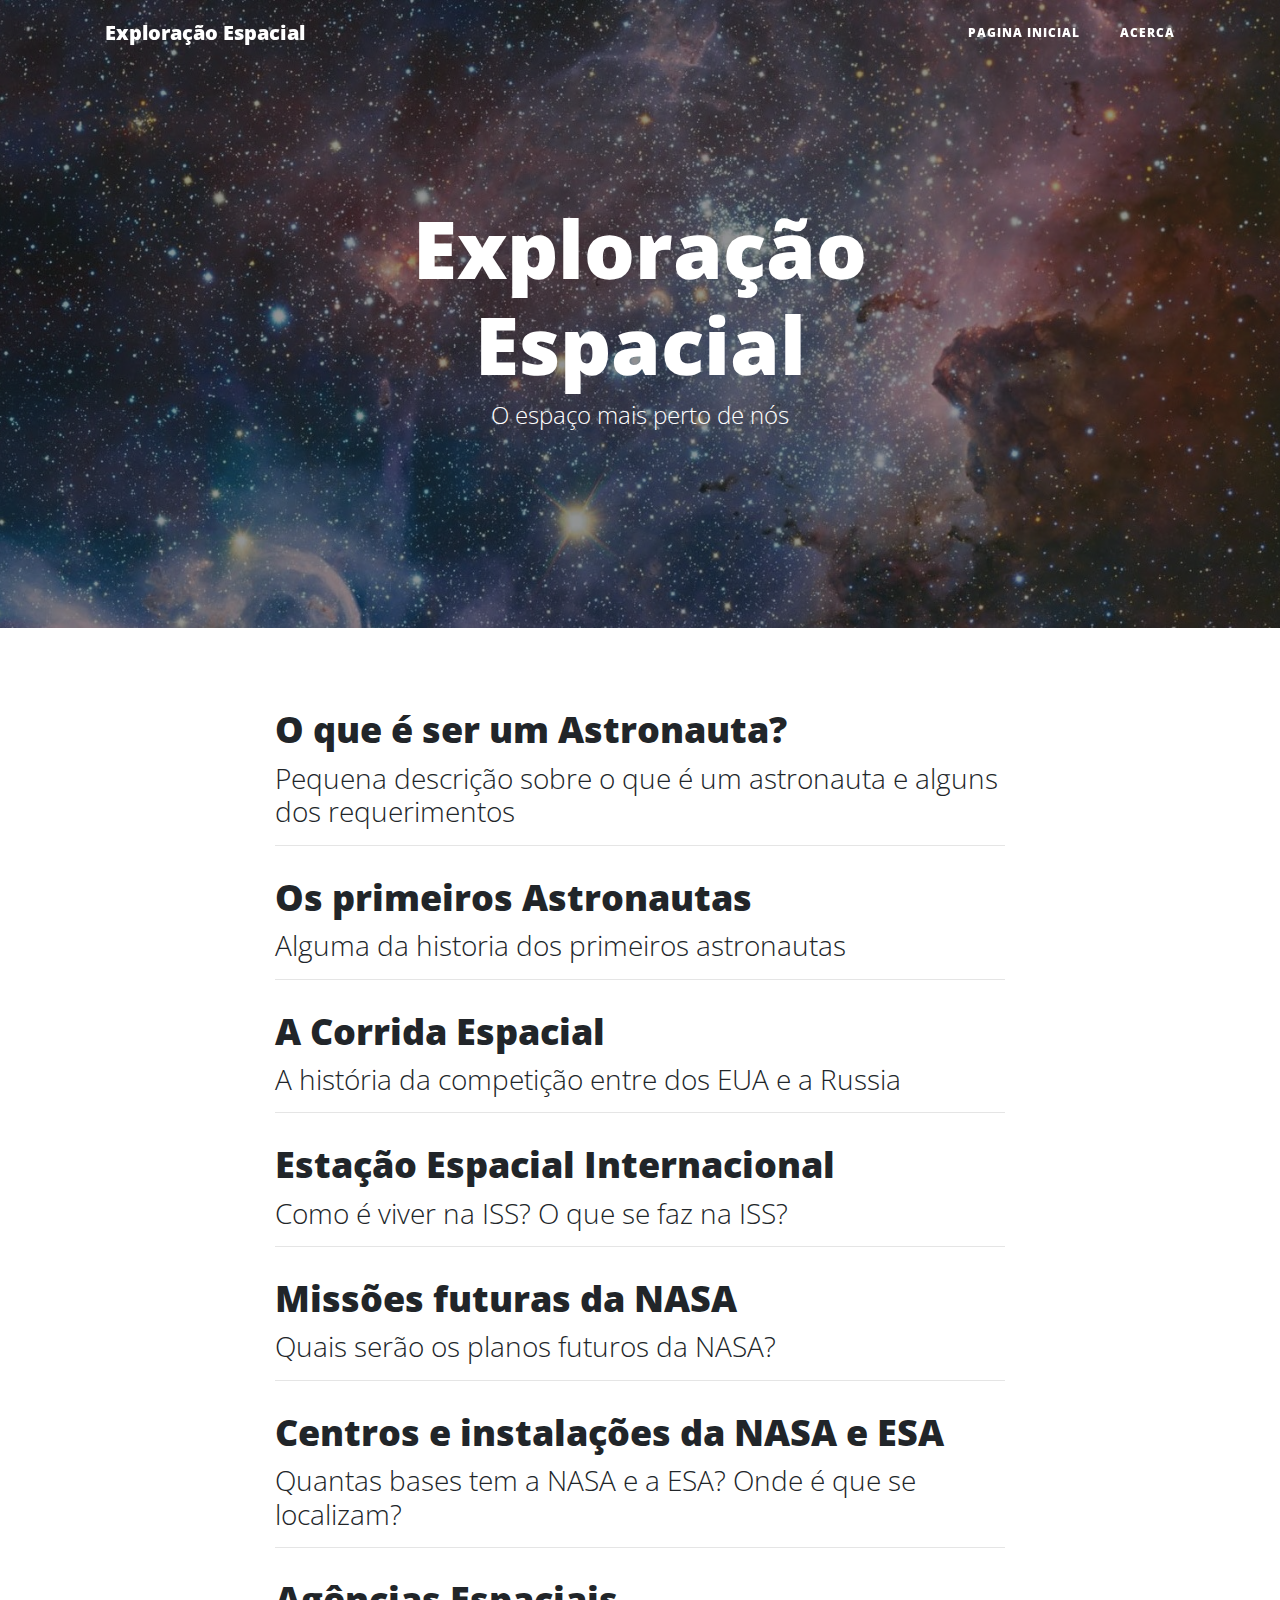
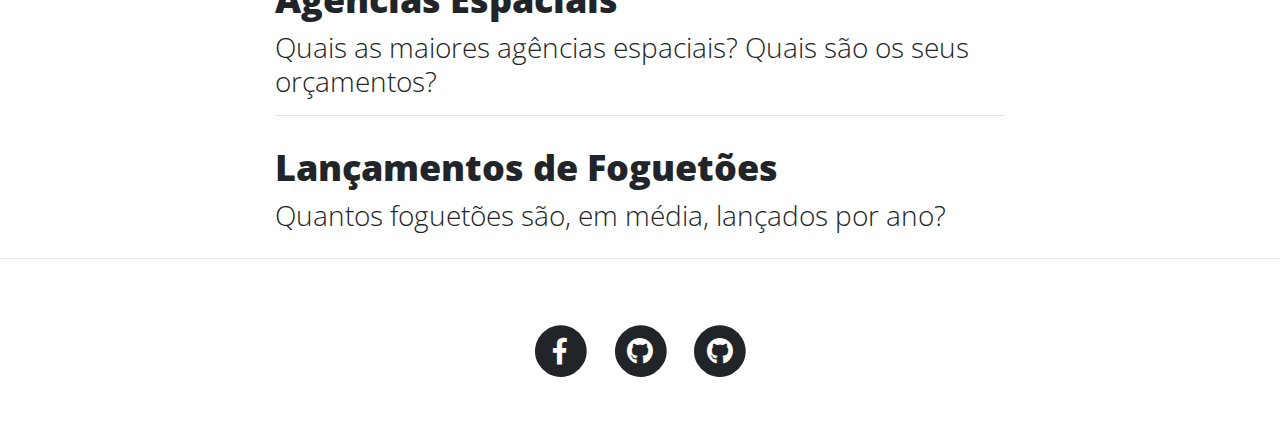
<file: labi2018-t5g3/index.html>
<!DOCTYPE html>
<html lang="pt">

<head>

  <meta charset="utf-8">
  <meta name="viewport" content="width=device-width, initial-scale=1, shrink-to-fit=no">
  <meta name="description" content="">
  <meta name="Rodrigo Martins e Lúcia Sousa" content="">

  <title>Exploração Espacial</title>

  <!-- Bootstrap core CSS -->
  <link href="vendor/bootstrap/css/bootstrap.min.css" rel="stylesheet">

  <!-- Custom fonts for this template -->
  <link href="vendor/fontawesome-free/css/all.min.css" rel="stylesheet" type="text/css">
  <link href='https://fonts.googleapis.com/css?family=Lora:400,700,400italic,700italic' rel='stylesheet' type='text/css'>
  <link href='https://fonts.googleapis.com/css?family=Open+Sans:300italic,400italic,600italic,700italic,800italic,400,300,600,700,800' rel='stylesheet' type='text/css'>

  <!-- Custom styles for this template -->
  <link href="css/clean-blog.min.css" rel="stylesheet">

</head>

<body>

  <!-- Navigation -->
  <nav class="navbar navbar-expand-lg navbar-light fixed-top" id="mainNav">
    <div class="container">
      <a class="navbar-brand" href="index.html">Exploração Espacial</a>
      <button class="navbar-toggler navbar-toggler-right" type="button" data-toggle="collapse" data-target="#navbarResponsive" aria-controls="navbarResponsive" aria-expanded="false" aria-label="Toggle navigation">
        Menu
        <i class="fas fa-bars"></i>
      </button>
      <div class="collapse navbar-collapse" id="navbarResponsive">
        <ul class="navbar-nav ml-auto">
          <li class="nav-item">
            <a class="nav-link" href="index.html">Pagina Inicial</a>
          </li>
          <li class="nav-item">
            <a class="nav-link" href="about.html">Acerca</a>
          </li>
        </ul>
        </li>
        </ul>
      </div>
    </div>
  </nav>

  <!-- Page Header -->
  <header class="masthead" style="background-image: url('img/stars.jpg')">
    <div class="overlay"></div>
    <div class="container">
      <div class="row">
        <div class="col-lg-8 col-md-10 mx-auto">
          <div class="site-heading">
            <h1>Exploração Espacial</h1>
            <span class="subheading">O espaço mais perto de nós</span>
          </div>
        </div>
      </div>
    </div>
  </header>

  <!-- Main Content -->
  <div class="container">
    <div class="row">
      <div class="col-lg-8 col-md-10 mx-auto">
        <div class="post-preview">
          <a href="astronautas.html">
            <h2 class="post-title">
              O que é ser um Astronauta?
            </h2>
            <h3 class="post-subtitle">
              Pequena descrição sobre o que é um astronauta e alguns dos requerimentos
            </h3>
          </a>
        </div>

        <hr>
        <div class="post-preview">
          <a href="prim.html">
            <h2 class="post-title">
              Os primeiros Astronautas
            </h2>
            <h3 class="post-subtitle">
              Alguma da historia dos primeiros astronautas
            </h3>
          </a>
        </div>

        <hr>
        <div class="post-preview">
          <a href="corrida.html">
            <h2 class="post-title">
              A Corrida Espacial
            </h2>
            <h3 class="post-subtitle">
              A história da competição entre dos EUA e a Russia
            </h3>
          </a>

        </div>

        <hr>
        <div class="post-preview">
          <a href="iss.html">
            <h2 class="post-title">
              Estação Espacial Internacional
            </h2>
            <h3 class="post-subtitle">
              Como é viver na ISS? O que se faz na ISS?
            </h3>
          </a>
        </div>

        <hr>
        <div class="post-preview">
          <a href="missoes.html">
            <h2 class="post-title">
              Missões futuras da NASA
            </h2>
            <h3 class="post-subtitle">
              Quais serão os planos futuros da NASA?
            </h3>
          </a>
        </div>

        <hr>
        <div class="post-preview">
          <a href="mapa2.html">
            <h2 class="post-title">
              Centros e instalações da NASA e ESA
            </h2>
            <h3 class="post-subtitle">
              Quantas bases tem a NASA e a ESA? Onde é que se localizam?

            </h3>
          </a>
        </div>

        <hr>
        <div class="post-preview">
          <a href="not.html">
            <h2 class="post-title">
              Agências Espaciais
            </h2>
            <h3 class="post-subtitle">
              Quais as maiores agências espaciais? Quais são os seus orçamentos?
            </h3>
          </a>
        </div>

        <hr>
        <div class="post-preview">
          <a href="graf.html">
            <h2 class="post-title">
              Lançamentos de Foguetões
            </h2>
            <h3 class="post-subtitle">
              Quantos foguetões são, em média, lançados por ano?
            </h3>
          </a>
        </div>

      </div>
    </div>
  </div>
  </div>
  </div>

  <hr>

  <!-- Footer -->
  <footer>
    <div class="container">
      <div class="row">
        <div class="col-lg-8 col-md-10 mx-auto">
          <ul class="list-inline text-center">
            <li class="list-inline-item">
              <a href="https://www.facebook.com/universidadedeaveiro/">
                <span class="fa-stack fa-lg">
                  <i class="fas fa-circle fa-stack-2x"></i>
                  <i class="fab fa-facebook-f fa-stack-1x fa-inverse"></i>
                </span>
              </a>
            </li>
            <li class="list-inline-item">
              <a href="https://github.com/rodrigo740">
                <span class="fa-stack fa-lg">
                  <i class="fas fa-circle fa-stack-2x"></i>
                  <i class="fab fa-github fa-stack-1x fa-inverse"></i>
                </span>
              </a>
            </li>
            <li class="list-inline-item">
              <a href="https://github.com/luciasousa">
                <span class="fa-stack fa-lg">
                  <i class="fas fa-circle fa-stack-2x"></i>
                  <i class="fab fa-github fa-stack-1x fa-inverse"></i>
                </span>
              </a>
            </li>
          </ul>
        </div>
      </div>
    </div>
  </footer>
</body>

</html>
</file>
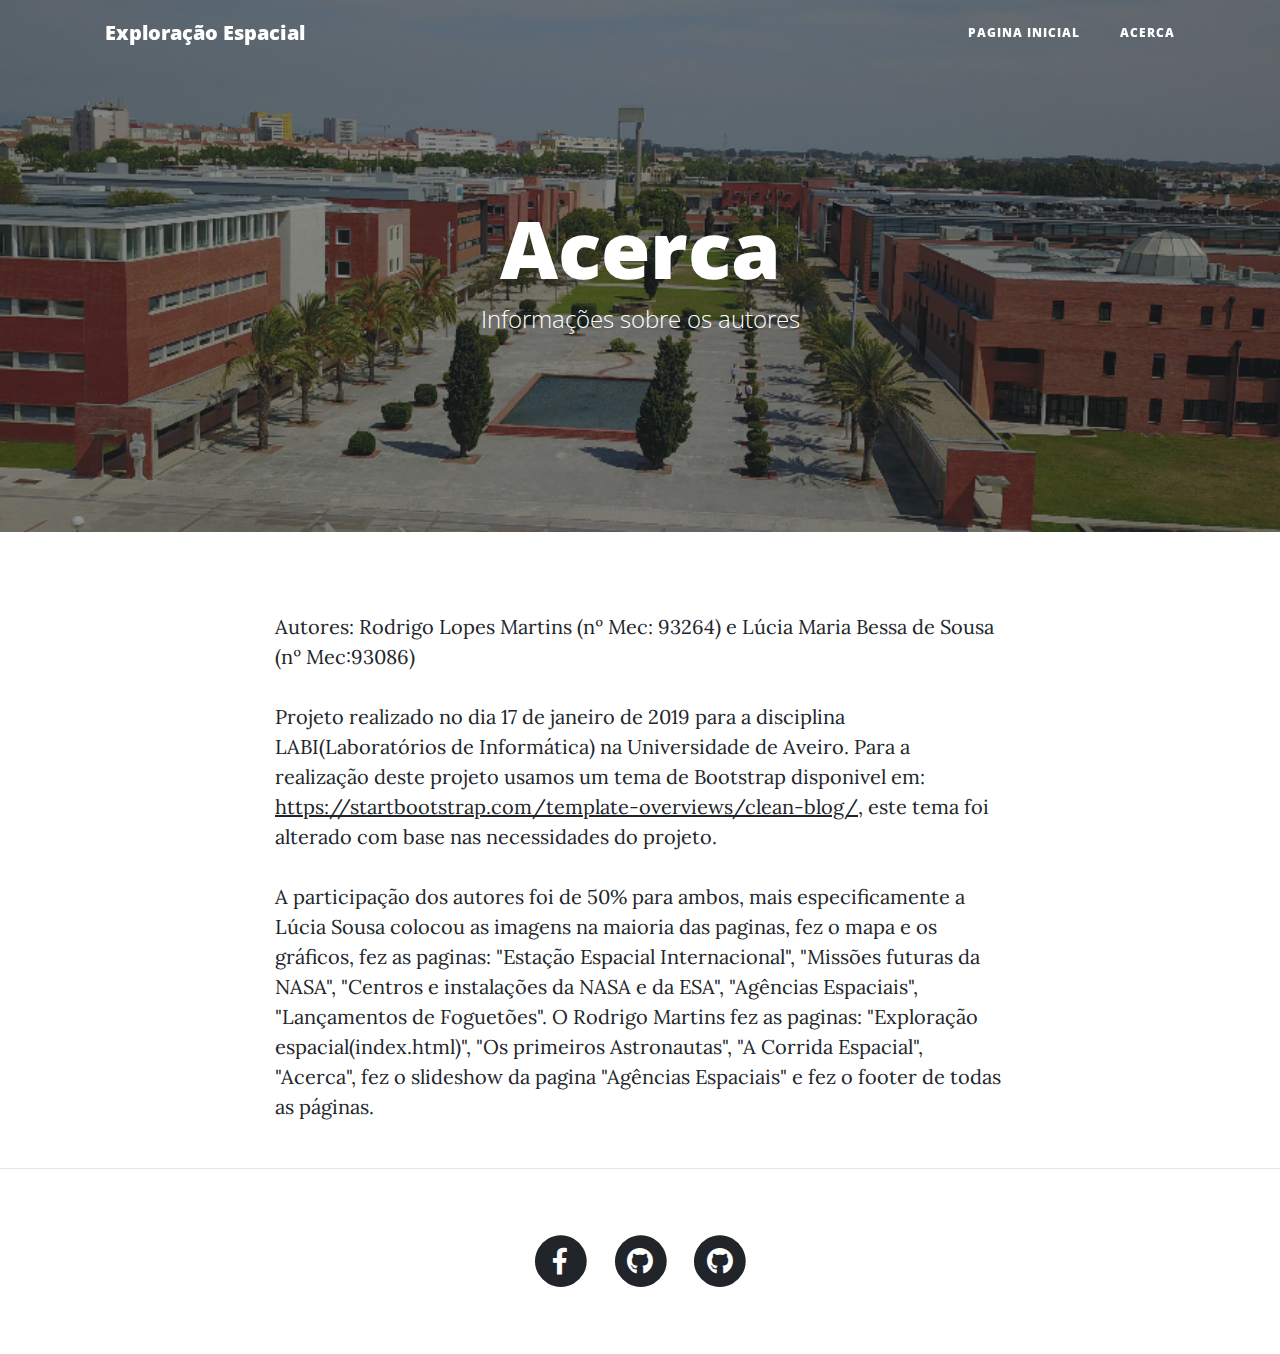
<file: labi2018-t5g3/about.html>
<!DOCTYPE html>
<html lang="pt">

<head>

  <meta charset="utf-8">
  <meta name="viewport" content="width=device-width, initial-scale=1, shrink-to-fit=no">
  <meta name="description" content="">
  <meta name="Rodrigo Martins e Lúcia Sousa" content="">

  <title>Acerca deste Projeto</title>

  <!-- Bootstrap core CSS -->
  <link href="vendor/bootstrap/css/bootstrap.min.css" rel="stylesheet">

  <!-- Custom fonts for this template -->
  <link href="vendor/fontawesome-free/css/all.min.css" rel="stylesheet" type="text/css">
  <link href='https://fonts.googleapis.com/css?family=Lora:400,700,400italic,700italic' rel='stylesheet' type='text/css'>
  <link href='https://fonts.googleapis.com/css?family=Open+Sans:300italic,400italic,600italic,700italic,800italic,400,300,600,700,800' rel='stylesheet' type='text/css'>

  <!-- Custom styles for this template -->
  <link href="css/clean-blog.min.css" rel="stylesheet">

</head>

<body>

  <!-- Navigation -->
  <nav class="navbar navbar-expand-lg navbar-light fixed-top" id="mainNav">
    <div class="container">
      <a class="navbar-brand" href="index.html">Exploração Espacial</a>
      <button class="navbar-toggler navbar-toggler-right" type="button" data-toggle="collapse" data-target="#navbarResponsive" aria-controls="navbarResponsive" aria-expanded="false" aria-label="Toggle navigation">
        Menu
        <i class="fas fa-bars"></i>
      </button>
      <div class="collapse navbar-collapse" id="navbarResponsive">
        <ul class="navbar-nav ml-auto">
          <li class="nav-item">
            <a class="nav-link" href="index.html">Pagina Inicial</a>
          </li>
          <li class="nav-item">
            <a class="nav-link" href="about.html">Acerca</a>
          </li>

        </ul>
      </div>
    </div>
  </nav>

  <!-- Page Header -->
  <header class="masthead" style="background-image: url('img/ua.png')">
    <div class="overlay"></div>
    <div class="container">
      <div class="row">
        <div class="col-lg-8 col-md-10 mx-auto">
          <div class="page-heading">
            <h1>Acerca</h1>
            <span class="subheading">Informações sobre os autores</span>
          </div>
        </div>
      </div>
    </div>
  </header>

  <!-- Main Content -->
  <div class="container">
    <div class="row">
      <div class="col-lg-8 col-md-10 mx-auto">
        <p>Autores: Rodrigo Lopes Martins (nº Mec: 93264) e Lúcia Maria Bessa de Sousa (nº Mec:93086) </p>
        <p> Projeto realizado no dia 17 de janeiro de 2019 para a disciplina LABI(Laboratórios de Informática) na Universidade de Aveiro. Para a realização deste projeto usamos um tema de Bootstrap disponivel em: <a href="https://startbootstrap.com/template-overviews/clean-blog/">
            https://startbootstrap.com/template-overviews/clean-blog/</a>,
          este tema foi alterado com base nas necessidades do projeto.</p>
        <p> A participação dos autores foi de 50% para ambos, mais especificamente a Lúcia Sousa colocou as imagens na maioria das paginas, fez o mapa e os gráficos, fez as paginas: "Estação
          Espacial Internacional", "Missões futuras da NASA", "Centros e instalações da NASA e da ESA", "Agências Espaciais", "Lançamentos de Foguetões". O Rodrigo Martins fez as paginas: "Exploração espacial(index.html)", "Os primeiros
          Astronautas", "A Corrida Espacial", "Acerca", fez o slideshow da pagina "Agências Espaciais" e fez o footer de todas as páginas.</p>
      </div>
    </div>
  </div>

  <hr>

  <!-- Footer -->
  <footer>
    <div class="container">
      <div class="row">
        <div class="col-lg-8 col-md-10 mx-auto">
          <ul class="list-inline text-center">
            <li class="list-inline-item">
              <a href="https://www.facebook.com/universidadedeaveiro/">
                <span class="fa-stack fa-lg">
                  <i class="fas fa-circle fa-stack-2x"></i>
                  <i class="fab fa-facebook-f fa-stack-1x fa-inverse"></i>
                </span>
              </a>
            </li>
            <li class="list-inline-item">
              <a href="https://github.com/rodrigo740">
                <span class="fa-stack fa-lg">
                  <i class="fas fa-circle fa-stack-2x"></i>
                  <i class="fab fa-github fa-stack-1x fa-inverse"></i>
                </span>
              </a>
            </li>
            <li class="list-inline-item">
              <a href="https://github.com/luciasousa">
                <span class="fa-stack fa-lg">
                  <i class="fas fa-circle fa-stack-2x"></i>
                  <i class="fab fa-github fa-stack-1x fa-inverse"></i>
                </span>
              </a>
            </li>
          </ul>
        </div>
      </div>
    </div>
  </footer>

</body>

</html>
</file>
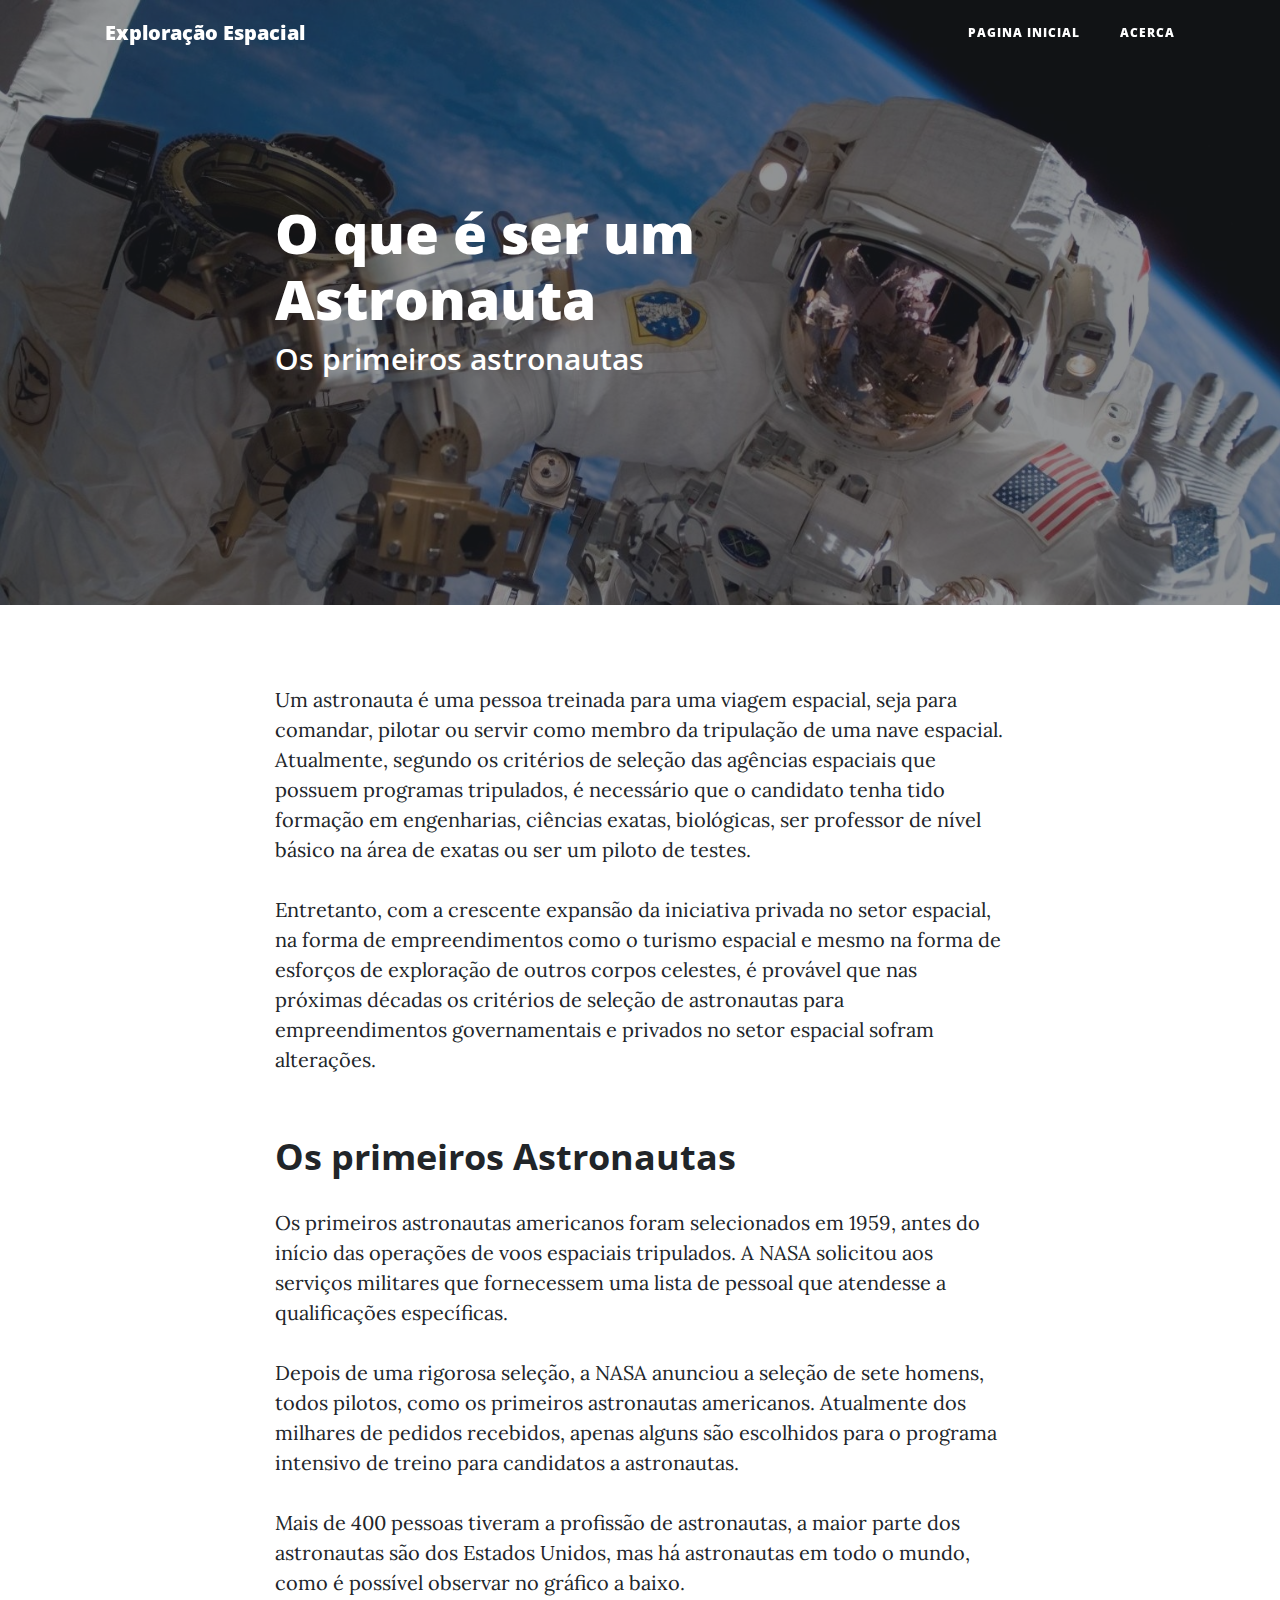
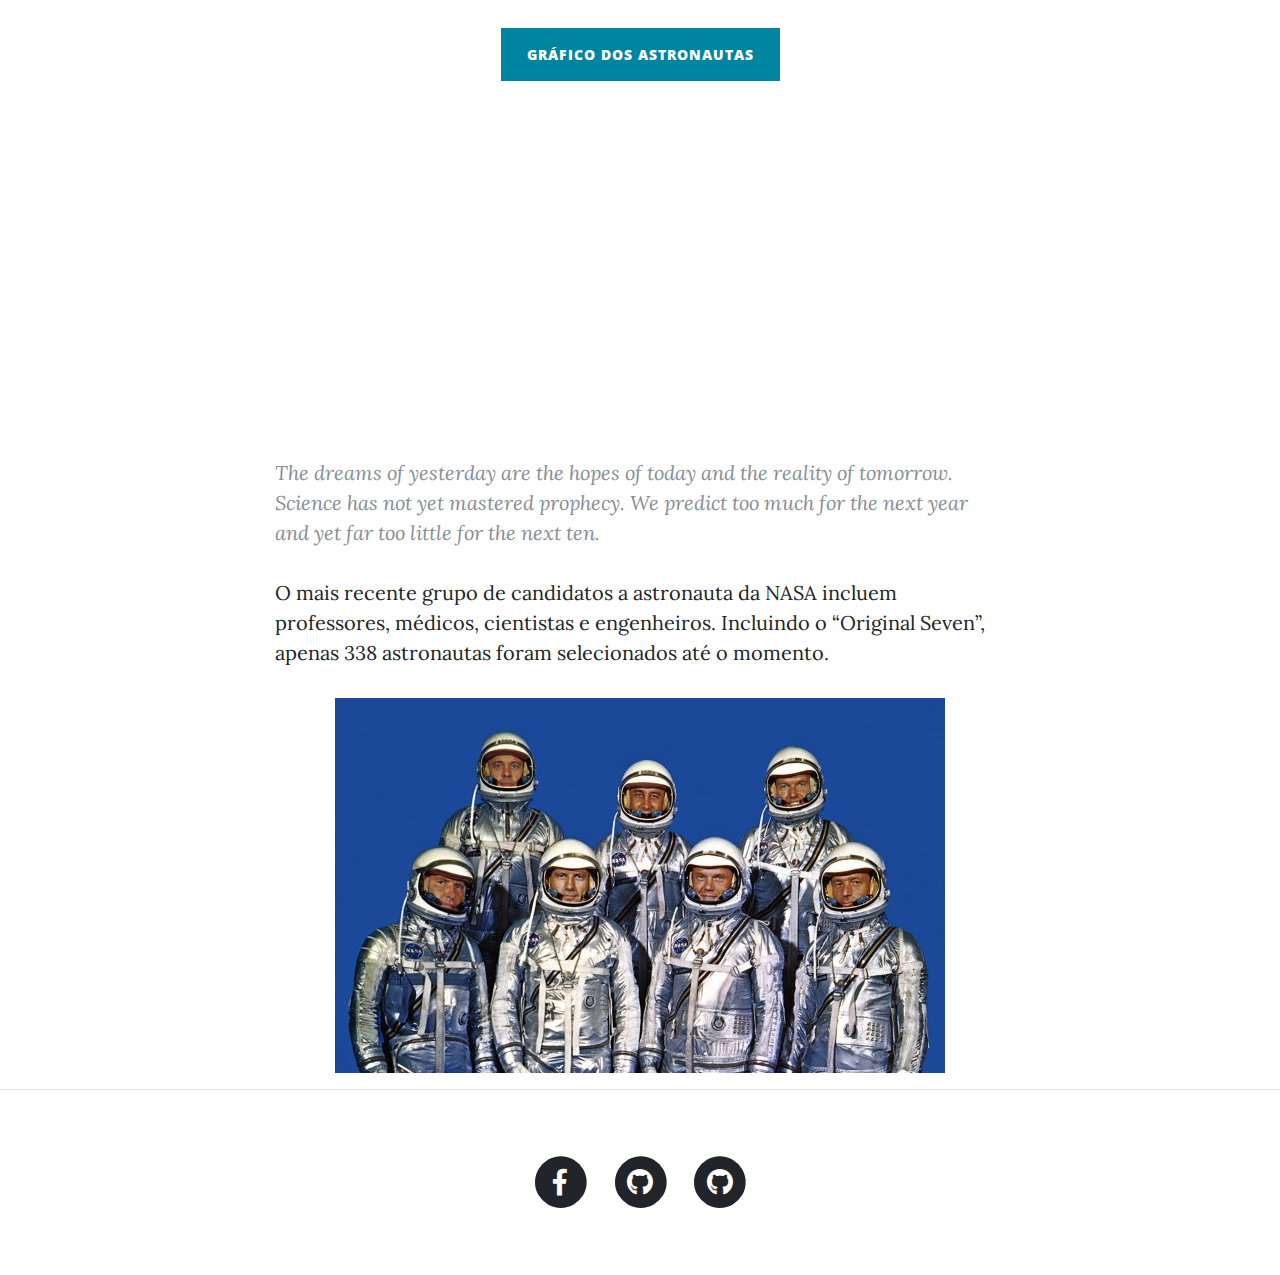
<file: labi2018-t5g3/astronautas.html>
<!DOCTYPE html>
<html lang="pt">

<head>

  <meta charset="utf-8">
  <meta name="viewport" content="width=device-width, initial-scale=1, shrink-to-fit=no">
  <meta name="description" content="">
  <meta name="Rodrigo Martins e Lúcia Sousa" content="">

  <title>Astronautas</title>


  <script src="https://ajax.googleapis.com/ajax/libs/jquery/1.11.3/jquery.min.js"></script>
  <!-- Bootstrap JavaScript -->
  <script src="http://maxcdn.bootstrapcdn.com/bootstrap/3.3.6/js/bootstrap.min.js"></script>
  <!-- Bootstrap core CSS -->
  <link href="vendor/bootstrap/css/bootstrap.min.css" rel="stylesheet">

  <script type="text/javascript" src="http://code.highcharts.com/highcharts.js"></script>
  <script type="text/javascript" src="js/graflinhas2.js"></script>

  <!-- Custom fonts for this template -->
  <link href="vendor/fontawesome-free/css/all.min.css" rel="stylesheet" type="text/css">
  <link href='https://fonts.googleapis.com/css?family=Lora:400,700,400italic,700italic' rel='stylesheet' type='text/css'>
  <link href='https://fonts.googleapis.com/css?family=Open+Sans:300italic,400italic,600italic,700italic,800italic,400,300,600,700,800' rel='stylesheet' type='text/css'>

  <!-- Custom styles for this template -->
  <link href="css/clean-blog.min.css" rel="stylesheet">


  <script type="text/javascript" src="https://code.highcharts.com/highcharts.js"></script>
  <script type="text/javascript" src="https://code.highcharts.com/modules/exporting.js"></script>
  <script type="text/javascript" src="https://code.highcharts.com/modules/export-data.js"></script>
</head>

<body>

  <!-- Navigation -->
  <nav class="navbar navbar-expand-lg navbar-light fixed-top" id="mainNav">
    <div class="container">
      <a class="navbar-brand" href="index.html">Exploração Espacial</a>
      <button class="navbar-toggler navbar-toggler-right" type="button" data-toggle="collapse" data-target="#navbarResponsive" aria-controls="navbarResponsive" aria-expanded="false" aria-label="Toggle navigation">
        Menu
        <i class="fas fa-bars"></i>
      </button>
      <div class="collapse navbar-collapse" id="navbarResponsive">
        <ul class="navbar-nav ml-auto">
          <li class="nav-item">
            <a class="nav-link" href="index.html">Pagina Inicial</a>
          </li>
          <li class="nav-item">
            <a class="nav-link" href="about.html">Acerca</a>
          </li>
        </ul>
      </div>
    </div>
  </nav>

  <!-- Page Header -->
  <header class="masthead" style="background-image: url('img/space-explorer.jpg')">
    <div class="overlay"></div>
    <div class="container">
      <div class="row">
        <div class="col-lg-8 col-md-10 mx-auto">
          <div class="post-heading">
            <h1>O que é ser um Astronauta</h1>
            <h2 class="subheading">Os primeiros astronautas</h2>

          </div>
        </div>
      </div>
    </div>
  </header>

  <!-- Post Content -->
  <article>
    <div class="container">
      <div class="row">
        <div class="col-lg-8 col-md-10 mx-auto">
          <p>Um astronauta é uma pessoa treinada para uma viagem espacial, seja para comandar, pilotar ou servir como membro da tripulação de uma nave espacial. Atualmente, segundo os critérios de seleção das agências espaciais que possuem programas
            tripulados, é necessário que o candidato tenha tido formação em engenharias, ciências exatas, biológicas, ser professor de nível básico na área de exatas ou ser um piloto de testes.</p>

          <p>Entretanto, com a crescente expansão da iniciativa
            privada no setor espacial, na forma de empreendimentos como o turismo espacial e mesmo na forma de esforços de exploração de outros corpos celestes, é provável que nas próximas décadas os critérios de seleção de astronautas para
            empreendimentos governamentais e privados no setor espacial sofram alterações.</p>

          <h2 class="section-heading">Os primeiros Astronautas</h2>

          <p>Os primeiros astronautas americanos foram selecionados em 1959, antes do início das operações de voos espaciais tripulados. A NASA solicitou aos serviços militares que fornecessem uma lista de pessoal que atendesse a qualificações
            específicas. </p>

          <p>Depois de uma rigorosa seleção, a NASA anunciou a seleção de sete homens, todos pilotos, como os primeiros astronautas americanos. Atualmente dos milhares de pedidos recebidos, apenas alguns são escolhidos para o programa
            intensivo de treino para candidatos a astronautas.</p>
          <p>Mais de 400 pessoas tiveram a profissão de astronautas, a maior parte dos astronautas são dos Estados Unidos, mas há astronautas em todo o mundo, como é possível observar no gráfico a baixo.</p>
          <p>
            <center>

              <div id="graflinhas2" style="min-width: 300px; height: 400px; margin: 0 auto">

                <button class="btn btn-primary" onclick="desenhaGrafico()">
                  Gráfico dos Astronautas
                </button>
              </div>

            </center>
            <p>
              <blockquote class="blockquote">The dreams of yesterday are the hopes of today and the reality of tomorrow. Science has not yet mastered prophecy. We predict too much for the next year and yet far too little for the next ten.</blockquote>

              <p> O mais recente grupo de candidatos a astronauta da NASA incluem professores, médicos, cientistas e engenheiros. Incluindo o “Original Seven”, apenas 338 astronautas foram selecionados
                até o momento.</p>


              <center>
                <img class="img-fluid" src="img/seven.jpg">
              </center>

        </div>
      </div>
    </div>
  </article>

  <hr>

  <!-- Footer -->
  <footer>
    <div class="container">
      <div class="row">
        <div class="col-lg-8 col-md-10 mx-auto">
          <ul class="list-inline text-center">
            <li class="list-inline-item">
              <a href="https://www.facebook.com/universidadedeaveiro/">
                <span class="fa-stack fa-lg">
                  <i class="fas fa-circle fa-stack-2x"></i>
                  <i class="fab fa-facebook-f fa-stack-1x fa-inverse"></i>
                </span>
              </a>
            </li>
            <li class="list-inline-item">
              <a href="https://github.com/rodrigo740">
                <span class="fa-stack fa-lg">
                  <i class="fas fa-circle fa-stack-2x"></i>
                  <i class="fab fa-github fa-stack-1x fa-inverse"></i>
                </span>
              </a>
            </li>
            <li class="list-inline-item">
              <a href="https://github.com/luciasousa">
                <span class="fa-stack fa-lg">
                  <i class="fas fa-circle fa-stack-2x"></i>
                  <i class="fab fa-github fa-stack-1x fa-inverse"></i>
                </span>
              </a>
            </li>
          </ul>
        </div>
      </div>
    </div>
  </footer>

</body>

</html>
</file>
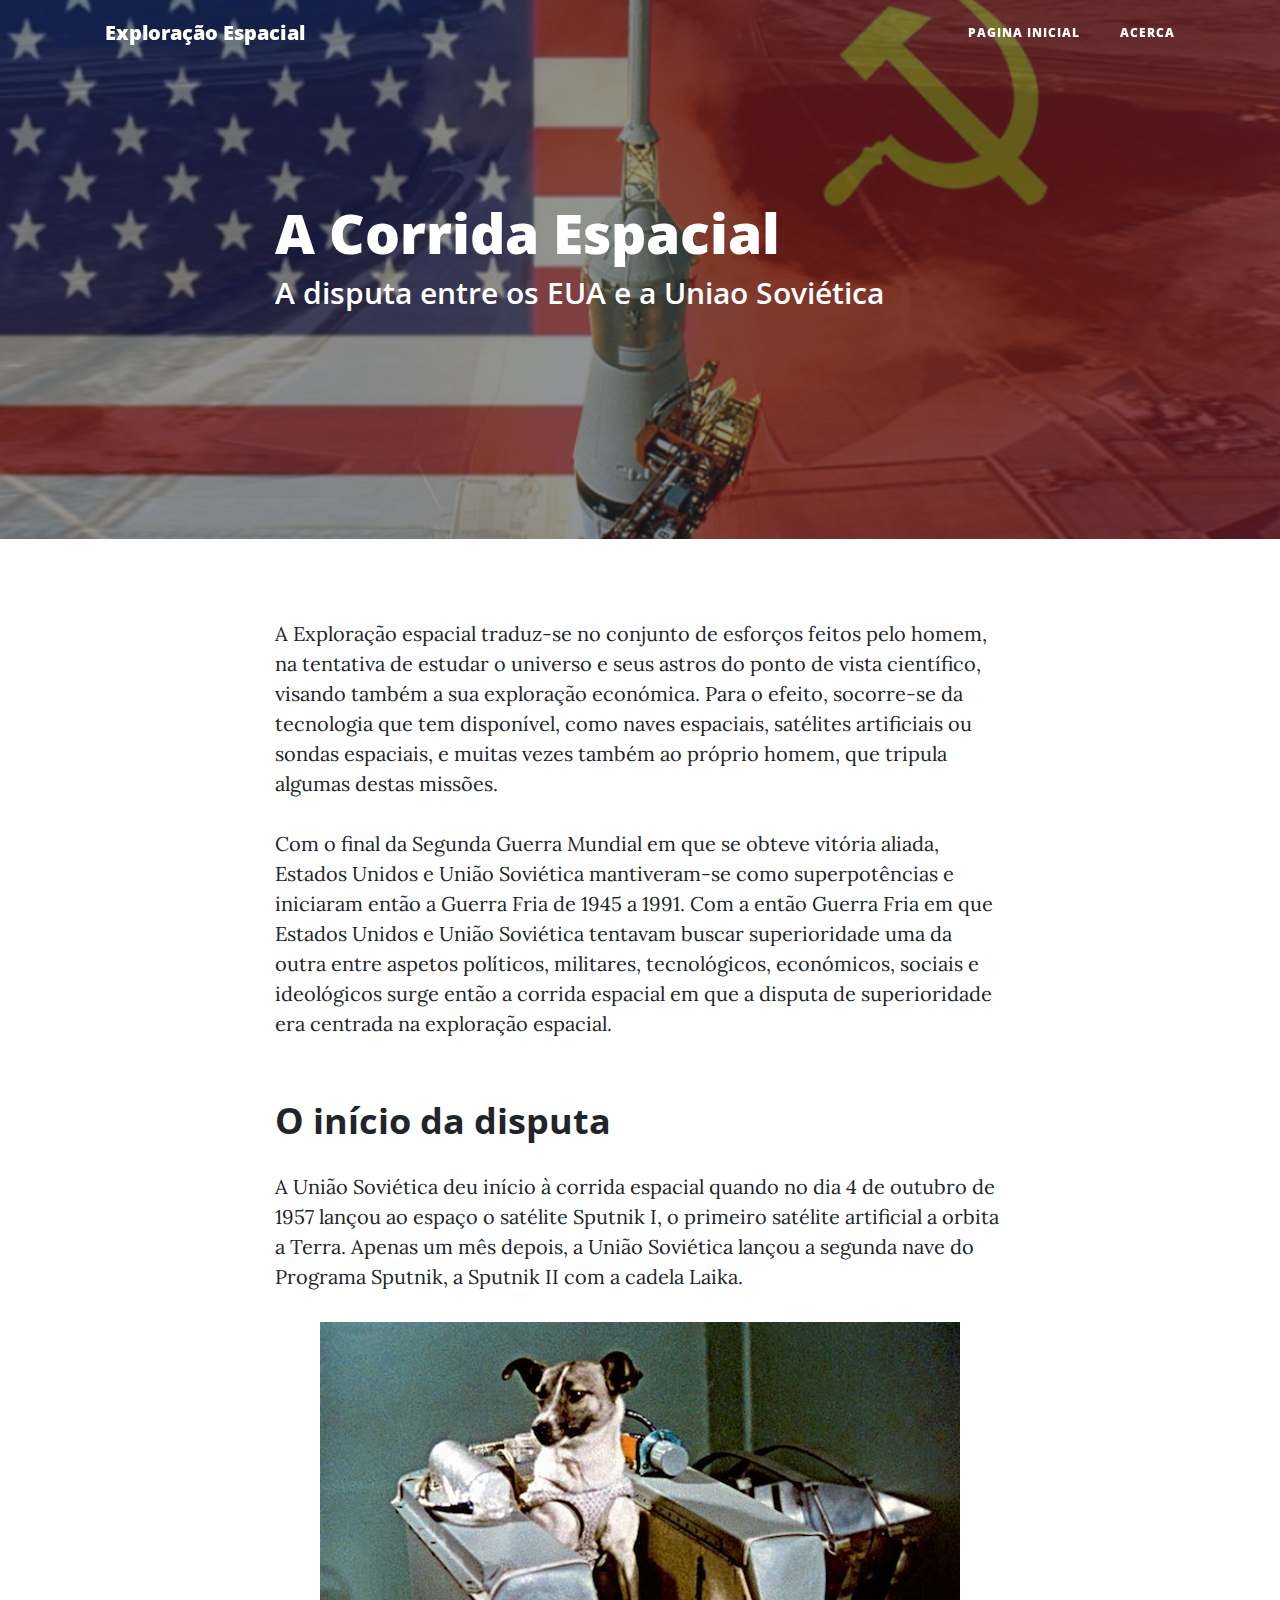
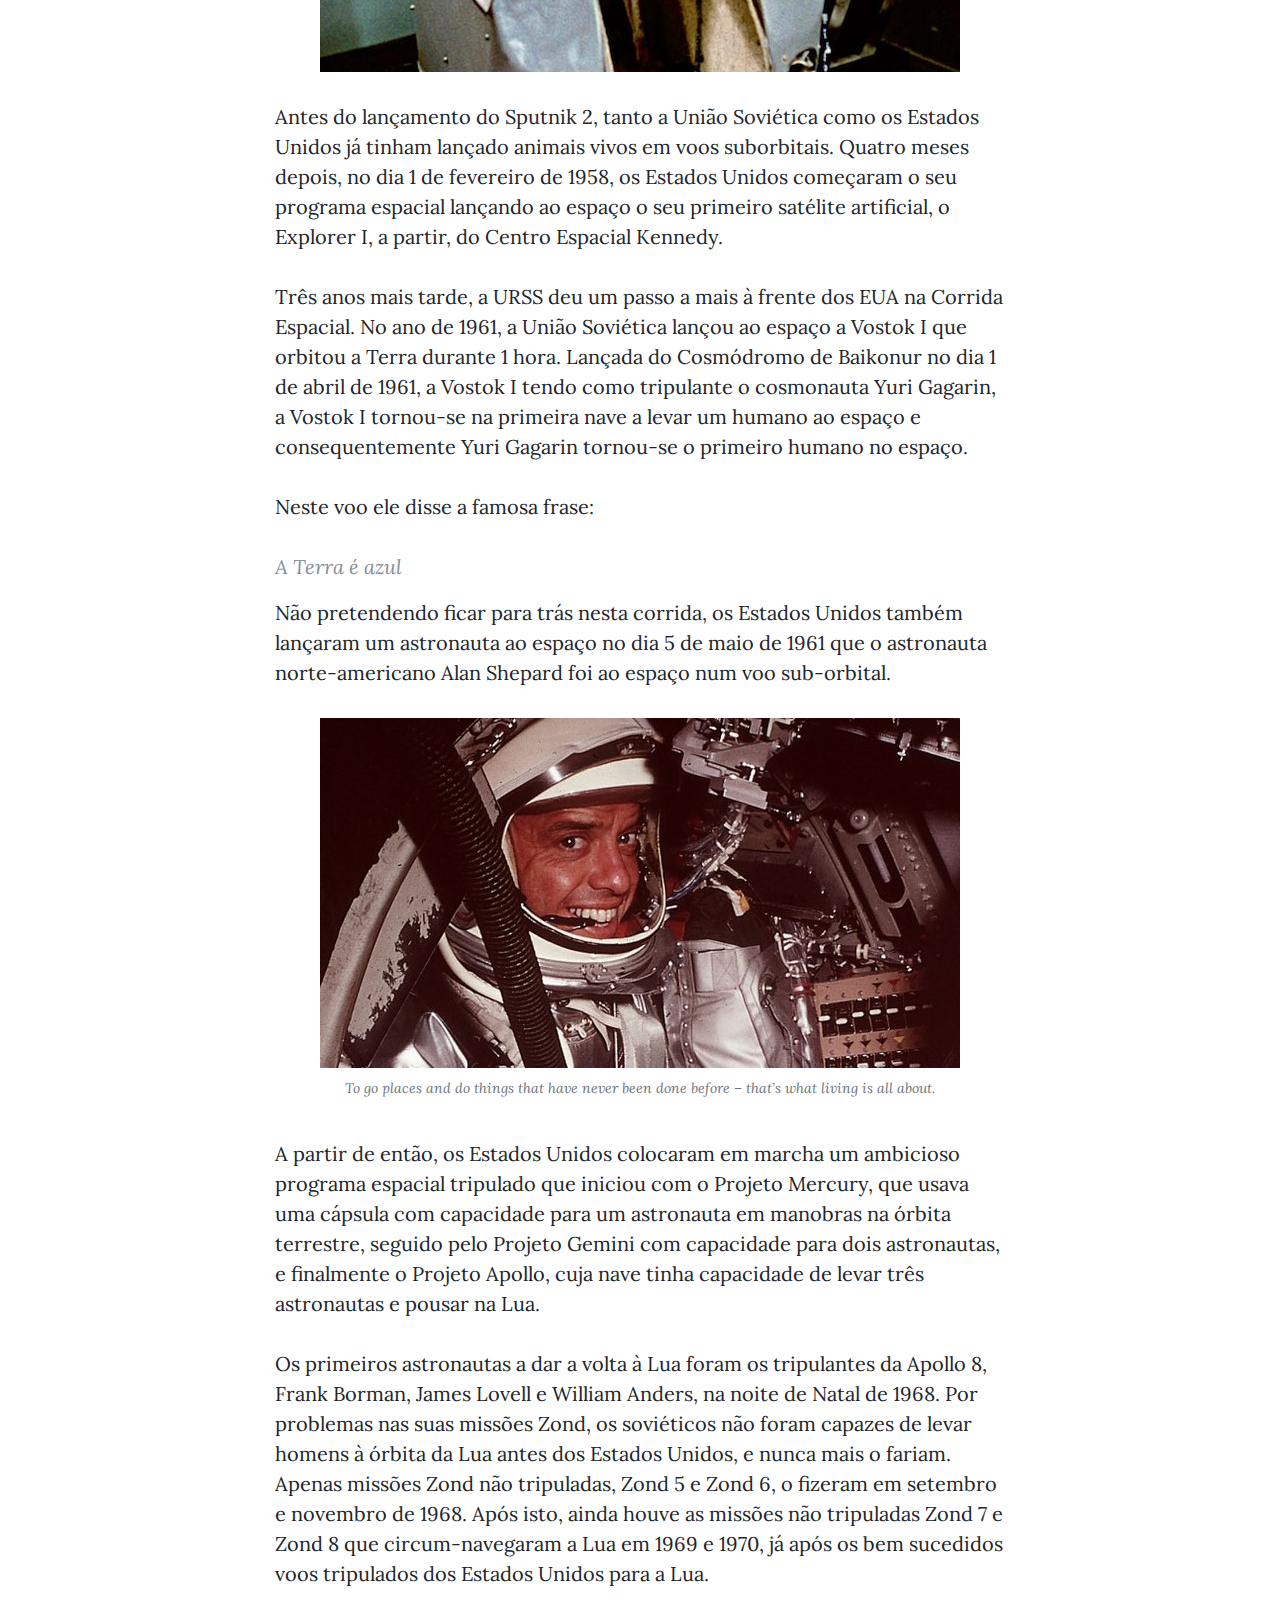
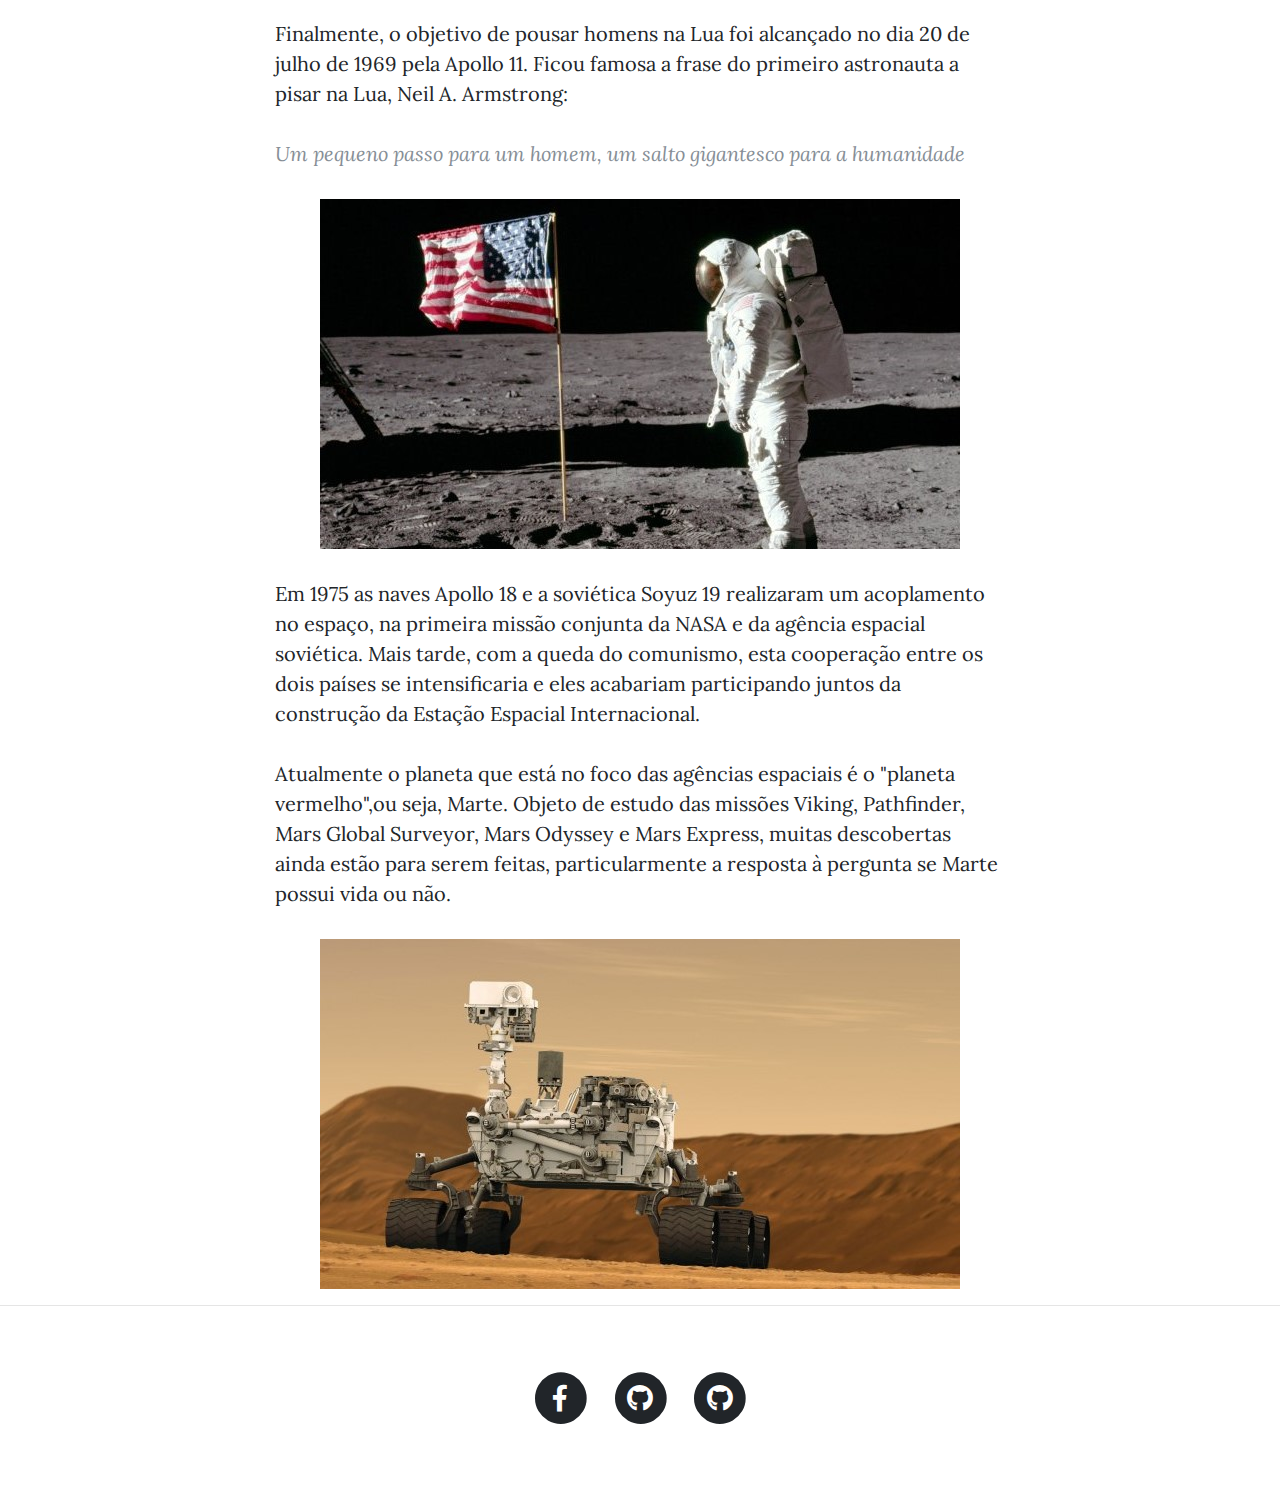
<file: labi2018-t5g3/corrida.html>
<!DOCTYPE html>
<html lang="pt">

<head>

  <meta charset="utf-8">
  <meta name="viewport" content="width=device-width, initial-scale=1, shrink-to-fit=no">
  <meta name="description" content="">
  <meta name="Rodrigo Martins e Lúcia Sousa" content="">

  <title>Corrida Espacial</title>

  <!-- Bootstrap core CSS -->
  <link href="vendor/bootstrap/css/bootstrap.min.css" rel="stylesheet">

  <!-- Custom fonts for this template -->
  <link href="vendor/fontawesome-free/css/all.min.css" rel="stylesheet" type="text/css">
  <link href='https://fonts.googleapis.com/css?family=Lora:400,700,400italic,700italic' rel='stylesheet' type='text/css'>
  <link href='https://fonts.googleapis.com/css?family=Open+Sans:300italic,400italic,600italic,700italic,800italic,400,300,600,700,800' rel='stylesheet' type='text/css'>

  <!-- Custom styles for this template -->
  <link href="css/clean-blog.min.css" rel="stylesheet">

</head>

<body>

  <!-- Navigation -->
  <nav class="navbar navbar-expand-lg navbar-light fixed-top" id="mainNav">
    <div class="container">
      <a class="navbar-brand" href="index.html">Exploração Espacial</a>
      <button class="navbar-toggler navbar-toggler-right" type="button" data-toggle="collapse" data-target="#navbarResponsive" aria-controls="navbarResponsive" aria-expanded="false" aria-label="Toggle navigation">
        Menu
        <i class="fas fa-bars"></i>
      </button>
      <div class="collapse navbar-collapse" id="navbarResponsive">
        <ul class="navbar-nav ml-auto">
          <li class="nav-item">
            <a class="nav-link" href="index.html">Pagina Inicial</a>
          </li>
          <li class="nav-item">
            <a class="nav-link" href="about.html">Acerca</a>
          </li>


        </ul>
      </div>
    </div>
  </nav>

  <!-- Page Header -->
  <header class="masthead" style="background-image: url('img/race.png')">
    <div class="overlay"></div>
    <div class="container">
      <div class="row">
        <div class="col-lg-8 col-md-10 mx-auto">
          <div class="post-heading">
            <h1>A Corrida Espacial</h1>
            <h2 class="subheading">A disputa entre os EUA e a Uniao Soviética</h2>

          </div>
        </div>
      </div>
    </div>
  </header>

  <!-- Post Content -->
  <article>
    <div class="container">
      <div class="row">
        <div class="col-lg-8 col-md-10 mx-auto">

          <p>A Exploração espacial traduz-se no conjunto de esforços feitos pelo homem, na tentativa de estudar o universo e seus astros do ponto de vista científico, visando também a sua exploração económica. Para o efeito, socorre-se da tecnologia
            que tem disponível, como naves espaciais, satélites artificiais ou sondas espaciais, e muitas vezes também ao próprio homem, que tripula algumas destas missões.</p>

          <p>Com o final da Segunda Guerra Mundial em que se obteve vitória aliada, Estados Unidos e União Soviética mantiveram-se como superpotências e iniciaram então a Guerra Fria de 1945 a 1991. Com a então Guerra Fria em que Estados Unidos e
            União Soviética tentavam buscar superioridade uma da outra entre aspetos políticos, militares, tecnológicos, económicos, sociais e ideológicos surge então a corrida espacial em que a disputa de superioridade era centrada na exploração
            espacial.</p>

          <h2 class="section-heading">O início da disputa</h2>

          <p>A União Soviética deu início à corrida espacial quando no dia 4 de outubro de 1957 lançou ao espaço o satélite Sputnik I, o primeiro satélite artificial a orbita a Terra. Apenas um mês depois, a União Soviética lançou a segunda nave do
            Programa Sputnik, a Sputnik II com a cadela Laika.</p>


          <center>
            <img class="img-fluid" src="img/laika.png">
          </center>


          <p> Antes do lançamento do Sputnik 2, tanto a União Soviética como os Estados Unidos já tinham lançado animais vivos em voos suborbitais. Quatro meses depois, no dia 1 de fevereiro de 1958, os Estados Unidos começaram o seu programa
            espacial lançando ao espaço o seu primeiro satélite artificial, o Explorer I, a partir, do Centro Espacial Kennedy.</p>

          <p>Três anos mais tarde, a URSS deu um passo a mais à frente dos EUA na Corrida Espacial. No ano de 1961, a União Soviética lançou ao espaço a Vostok I que orbitou a Terra durante 1 hora. Lançada do Cosmódromo de Baikonur no dia 1 de abril
            de 1961, a Vostok I tendo como tripulante o cosmonauta Yuri Gagarin, a Vostok I tornou-se na primeira nave a levar um humano ao espaço e consequentemente Yuri Gagarin tornou-se o primeiro humano no espaço.</p>

          <p>Neste voo ele disse a famosa frase: <blockquote class="blockquote">A Terra é azul</blockquote>Não pretendendo ficar para trás nesta corrida, os Estados Unidos também lançaram um astronauta ao espaço no dia 5 de maio de 1961 que o
            astronauta norte-americano Alan Shepard foi ao espaço num voo sub-orbital.</p>


          <center>
            <img class="img-fluid" src="img/alan.jpg" alt="">
          </center>


          <span class="caption text-muted">To go places and do things that have never been done before – that’s what living is all about.</span>

          <p>A partir de então, os Estados Unidos colocaram em marcha um ambicioso programa espacial tripulado que iniciou com o Projeto Mercury, que usava uma cápsula com capacidade para um astronauta em manobras na órbita terrestre, seguido pelo
            Projeto Gemini com capacidade para dois astronautas, e finalmente o Projeto Apollo, cuja nave tinha capacidade de levar três astronautas e pousar na Lua.</p>

          <p>Os primeiros astronautas a dar a volta à Lua foram os tripulantes da Apollo 8, Frank Borman, James Lovell e William Anders, na noite de Natal de 1968.
            Por problemas nas suas missões Zond, os soviéticos não foram capazes de levar homens à órbita da Lua antes dos Estados Unidos, e nunca mais o fariam. Apenas missões Zond não tripuladas, Zond 5 e Zond 6, o fizeram em setembro e novembro
            de 1968. Após isto, ainda houve as missões não tripuladas Zond 7 e Zond 8 que circum-navegaram a Lua em 1969 e 1970, já após os bem sucedidos voos tripulados dos Estados Unidos para a Lua.</p>

          <p>Finalmente, o objetivo de pousar homens na Lua foi alcançado no dia 20 de julho de 1969 pela Apollo 11. Ficou famosa a frase do primeiro astronauta a pisar na Lua, Neil A. Armstrong: <blockquote class="blockquote">Um pequeno passo para
              um homem, um salto gigantesco para a humanidade</blockquote>
          </p>


          <center>
            <img class="img-fluid" src="img/bandeira.jpg" alt="">
          </center>


          <p>Em 1975 as naves Apollo 18 e a soviética Soyuz 19 realizaram um acoplamento no espaço, na primeira missão conjunta da NASA e da agência espacial soviética.
            Mais tarde, com a queda do comunismo, esta cooperação entre os dois países se intensificaria e eles acabariam participando juntos da construção da Estação Espacial Internacional.</p>

          <p> Atualmente o planeta que está no foco das agências espaciais é o "planeta vermelho",ou seja, Marte. Objeto de estudo das missões Viking, Pathfinder, Mars Global Surveyor, Mars Odyssey e Mars Express, muitas descobertas ainda estão para
            serem feitas, particularmente a resposta à pergunta se Marte possui vida ou não.</p>


          <center>
            <img class="img-fluid" src="img/pathfinder.jpg" alt="">
          </center>


        </div>
      </div>
    </div>
  </article>

  <hr>

  <!-- Footer -->
  <footer>
    <div class="container">
      <div class="row">
        <div class="col-lg-8 col-md-10 mx-auto">
          <ul class="list-inline text-center">
            <li class="list-inline-item">
              <a href="https://www.facebook.com/universidadedeaveiro/">
                <span class="fa-stack fa-lg">
                  <i class="fas fa-circle fa-stack-2x"></i>
                  <i class="fab fa-facebook-f fa-stack-1x fa-inverse"></i>
                </span>
              </a>
            </li>
            <li class="list-inline-item">
              <a href="https://github.com/rodrigo740">
                <span class="fa-stack fa-lg">
                  <i class="fas fa-circle fa-stack-2x"></i>
                  <i class="fab fa-github fa-stack-1x fa-inverse"></i>
                </span>
              </a>
            </li>
            <li class="list-inline-item">
              <a href="https://github.com/luciasousa">
                <span class="fa-stack fa-lg">
                  <i class="fas fa-circle fa-stack-2x"></i>
                  <i class="fab fa-github fa-stack-1x fa-inverse"></i>
                </span>
              </a>
            </li>
          </ul>
        </div>
      </div>
    </div>
  </footer>

</body>

</html>
</file>
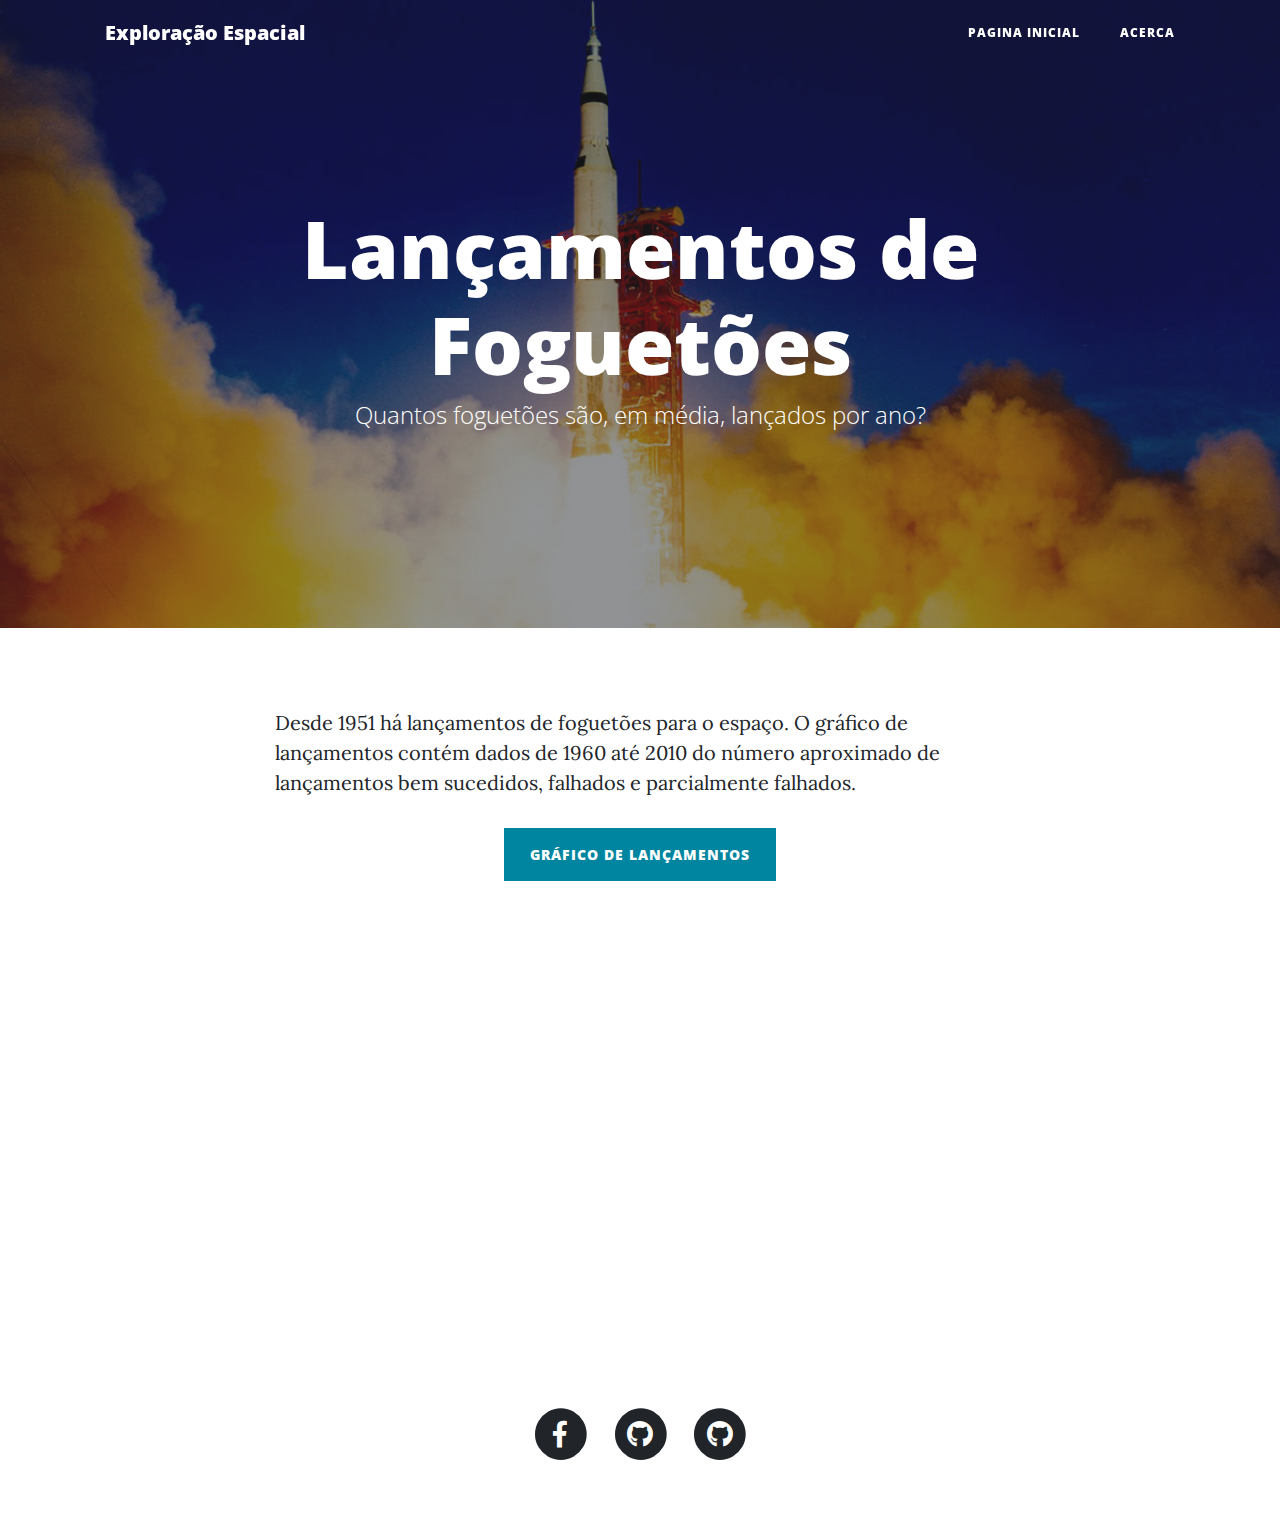
<file: labi2018-t5g3/graf.html>
<!DOCTYPE html>
<html lang="pt">

<head>

  <meta charset="utf-8">
  <meta name="viewport" content="width=device-width, initial-scale=1, shrink-to-fit=no">
  <meta name="description" content="">
  <meta name="Rodrigo Martins e Lúcia Sousa" content="">

  <title>Lançamentos</title>

  <!-- jQuery library -->
  <script src="https://ajax.googleapis.com/ajax/libs/jquery/1.11.3/jquery.min.js"></script>


  <script type="text/javascript" src="http://code.highcharts.com/highcharts.js"></script>

  <!-- Bootstrap core CSS -->
  <link href="vendor/bootstrap/css/bootstrap.min.css" rel="stylesheet">

  <!-- Custom fonts for this template -->
  <link href="vendor/fontawesome-free/css/all.min.css" rel="stylesheet" type="text/css">
  <link href='https://fonts.googleapis.com/css?family=Lora:400,700,400italic,700italic' rel='stylesheet' type='text/css'>
  <link href='https://fonts.googleapis.com/css?family=Open+Sans:300italic,400italic,600italic,700italic,800italic,400,300,600,700,800' rel='stylesheet' type='text/css'>

  <!-- Custom styles for this template -->
  <link href="css/clean-blog.min.css" rel="stylesheet">

</head>

<body>

  <!-- Navigation -->
  <nav class="navbar navbar-expand-lg navbar-light fixed-top" id="mainNav">
    <div class="container">
      <a class="navbar-brand" href="index.html">Exploração Espacial</a>
      <button class="navbar-toggler navbar-toggler-right" type="button" data-toggle="collapse" data-target="#navbarResponsive" aria-controls="navbarResponsive" aria-expanded="false" aria-label="Toggle navigation">
        Menu
        <i class="fas fa-bars"></i>
      </button>
      <div class="collapse navbar-collapse" id="navbarResponsive">
        <ul class="navbar-nav ml-auto">
          <li class="nav-item">
            <a class="nav-link" href="index.html">Pagina Inicial</a>
          </li>
          <li class="nav-item">
            <a class="nav-link" href="about.html">Acerca</a>
          </li>
        </ul>
        </li>
        </ul>
      </div>
    </div>
  </nav>

  <!-- Page Header -->
  <header class="masthead" style="background-image: url('img/ro.jpg')">
    <div class="overlay"></div>
    <div class="container">
      <div class="row">
        <div class="col-lg-8 col-md-10 mx-auto">
          <div class="site-heading">
            <h1>Lançamentos de Foguetões</h1>
            <span class="subheading">Quantos foguetões são, em média, lançados por ano?</span>
          </div>
        </div>
      </div>
    </div>
  </header>



  <article>
    <div class="container">
      <div class="row">
        <div class="col-lg-8 col-md-10 mx-auto">


          <p>Desde 1951 há lançamentos de foguetões para o espaço. O gráfico de lançamentos contém dados de 1960 até 2010 do número aproximado de lançamentos bem sucedidos, falhados e parcialmente falhados.
          </p>
          <center>

            <script type="text/javascript" src="js/graflinhas.js"></script>
            <div id="graflinhas" style="width: 500px; height: 500px;">
              <button class="btn btn-primary" onclick="desenhaGrafico()">
                Gráfico de Lançamentos
              </button>
            </div>
          </center>
          <p>
        </div>
      </div>
    </div>
  </article>

  <footer>
    <div class="container">
      <div class="row">
        <div class="col-lg-8 col-md-10 mx-auto">
          <ul class="list-inline text-center">
            <li class="list-inline-item">
              <a href="https://www.facebook.com/universidadedeaveiro/">
                <span class="fa-stack fa-lg">
                  <i class="fas fa-circle fa-stack-2x"></i>
                  <i class="fab fa-facebook-f fa-stack-1x fa-inverse"></i>
                </span>
              </a>
            </li>
            <li class="list-inline-item">
              <a href="https://www.github.com/rodrigo740">
                <span class="fa-stack fa-lg">
                  <i class="fas fa-circle fa-stack-2x"></i>
                  <i class="fab fa-github fa-stack-1x fa-inverse"></i>
                </span>
              </a>
            </li>
            <li class="list-inline-item">
              <a href="https://www.github.com/luciasousa">
                <span class="fa-stack fa-lg">
                  <i class="fas fa-circle fa-stack-2x"></i>
                  <i class="fab fa-github fa-stack-1x fa-inverse"></i>
                </span>
              </a>
            </li>
          </ul>
        </div>
      </div>
    </div>
  </footer>

</body>

</html>
</file>
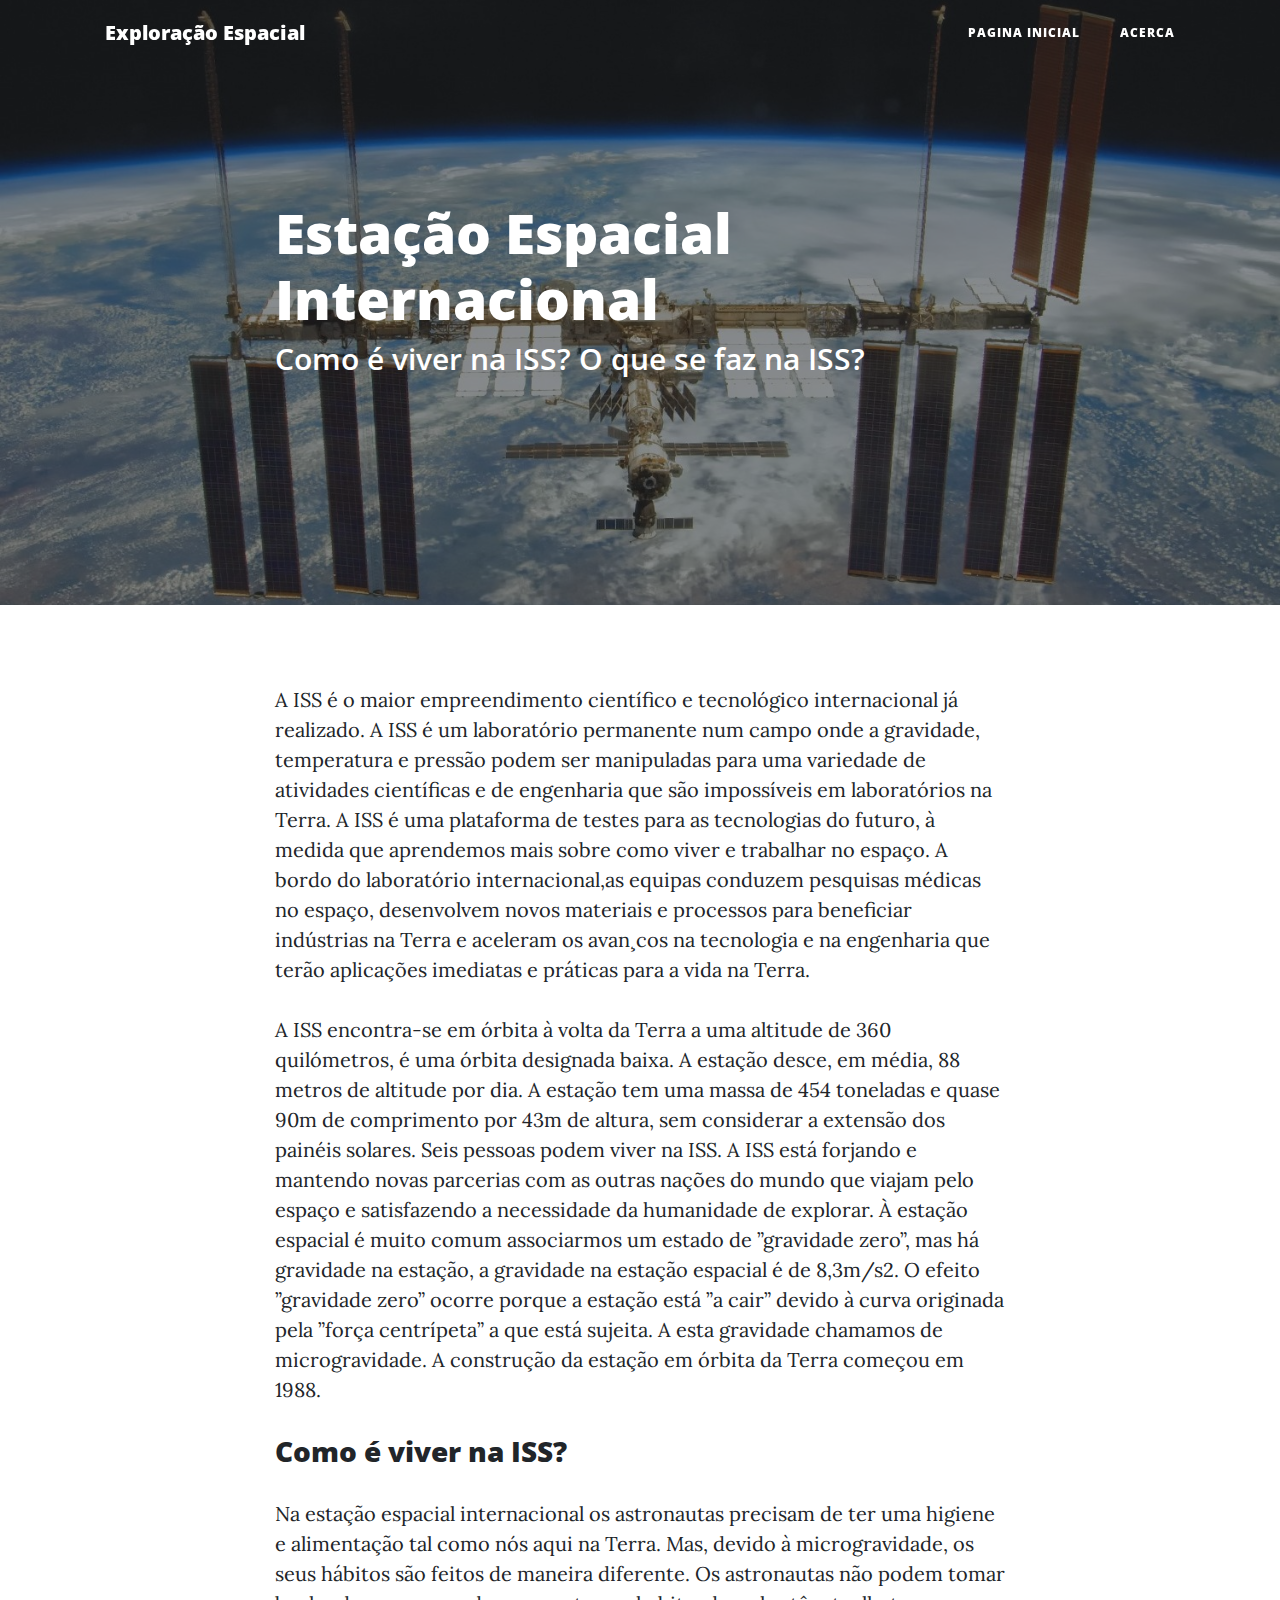
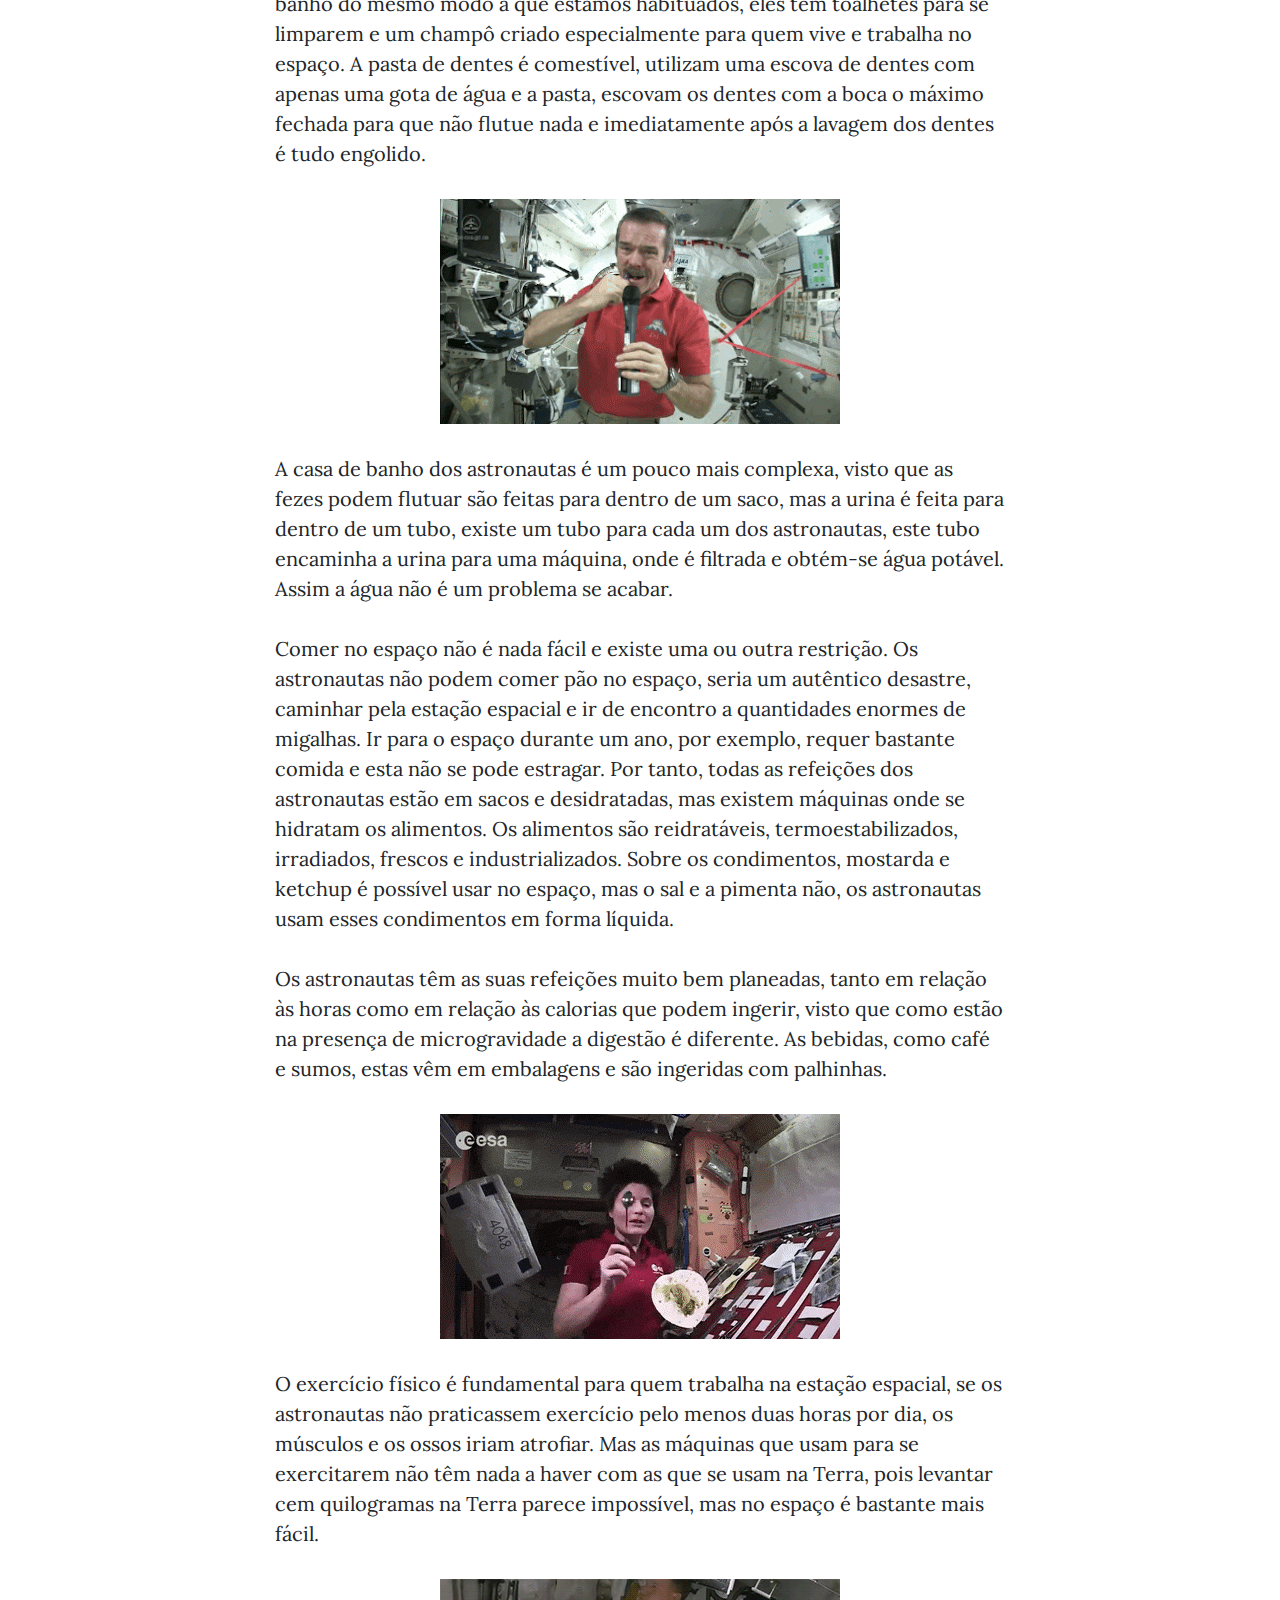
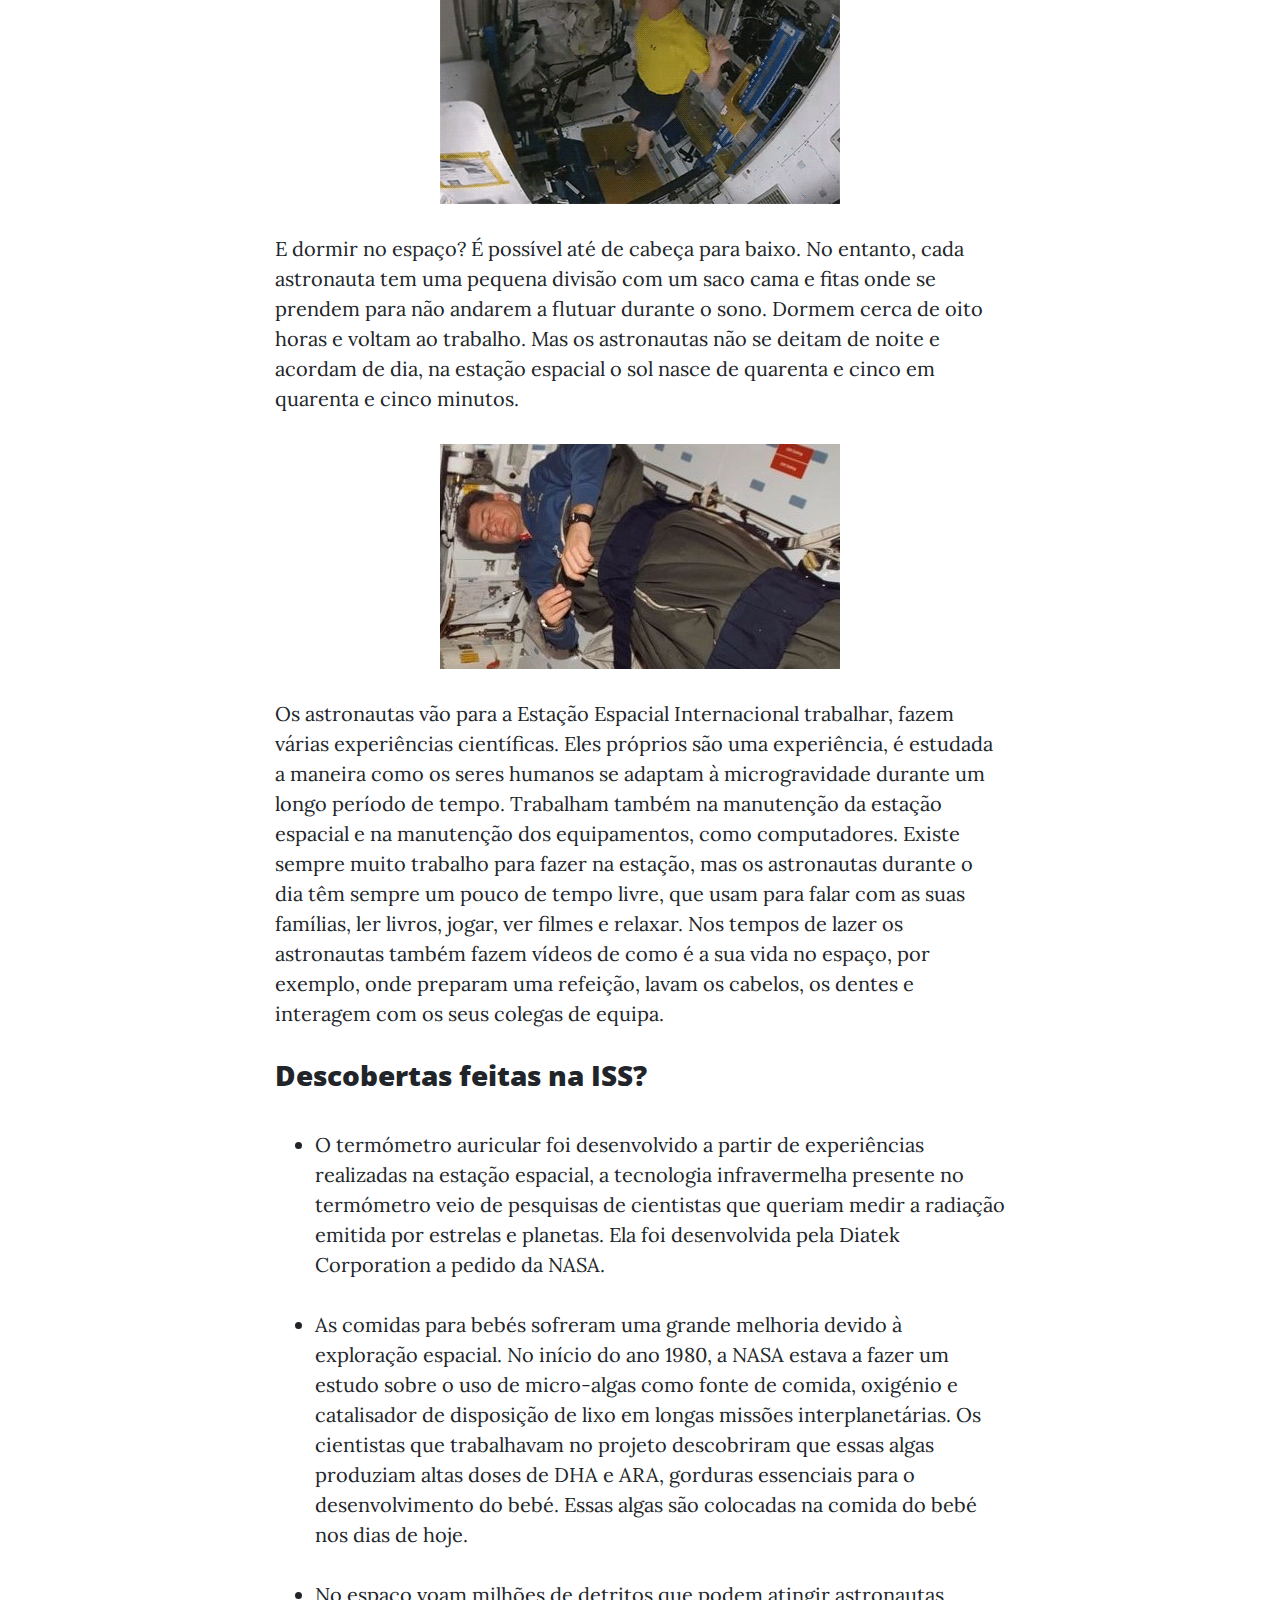
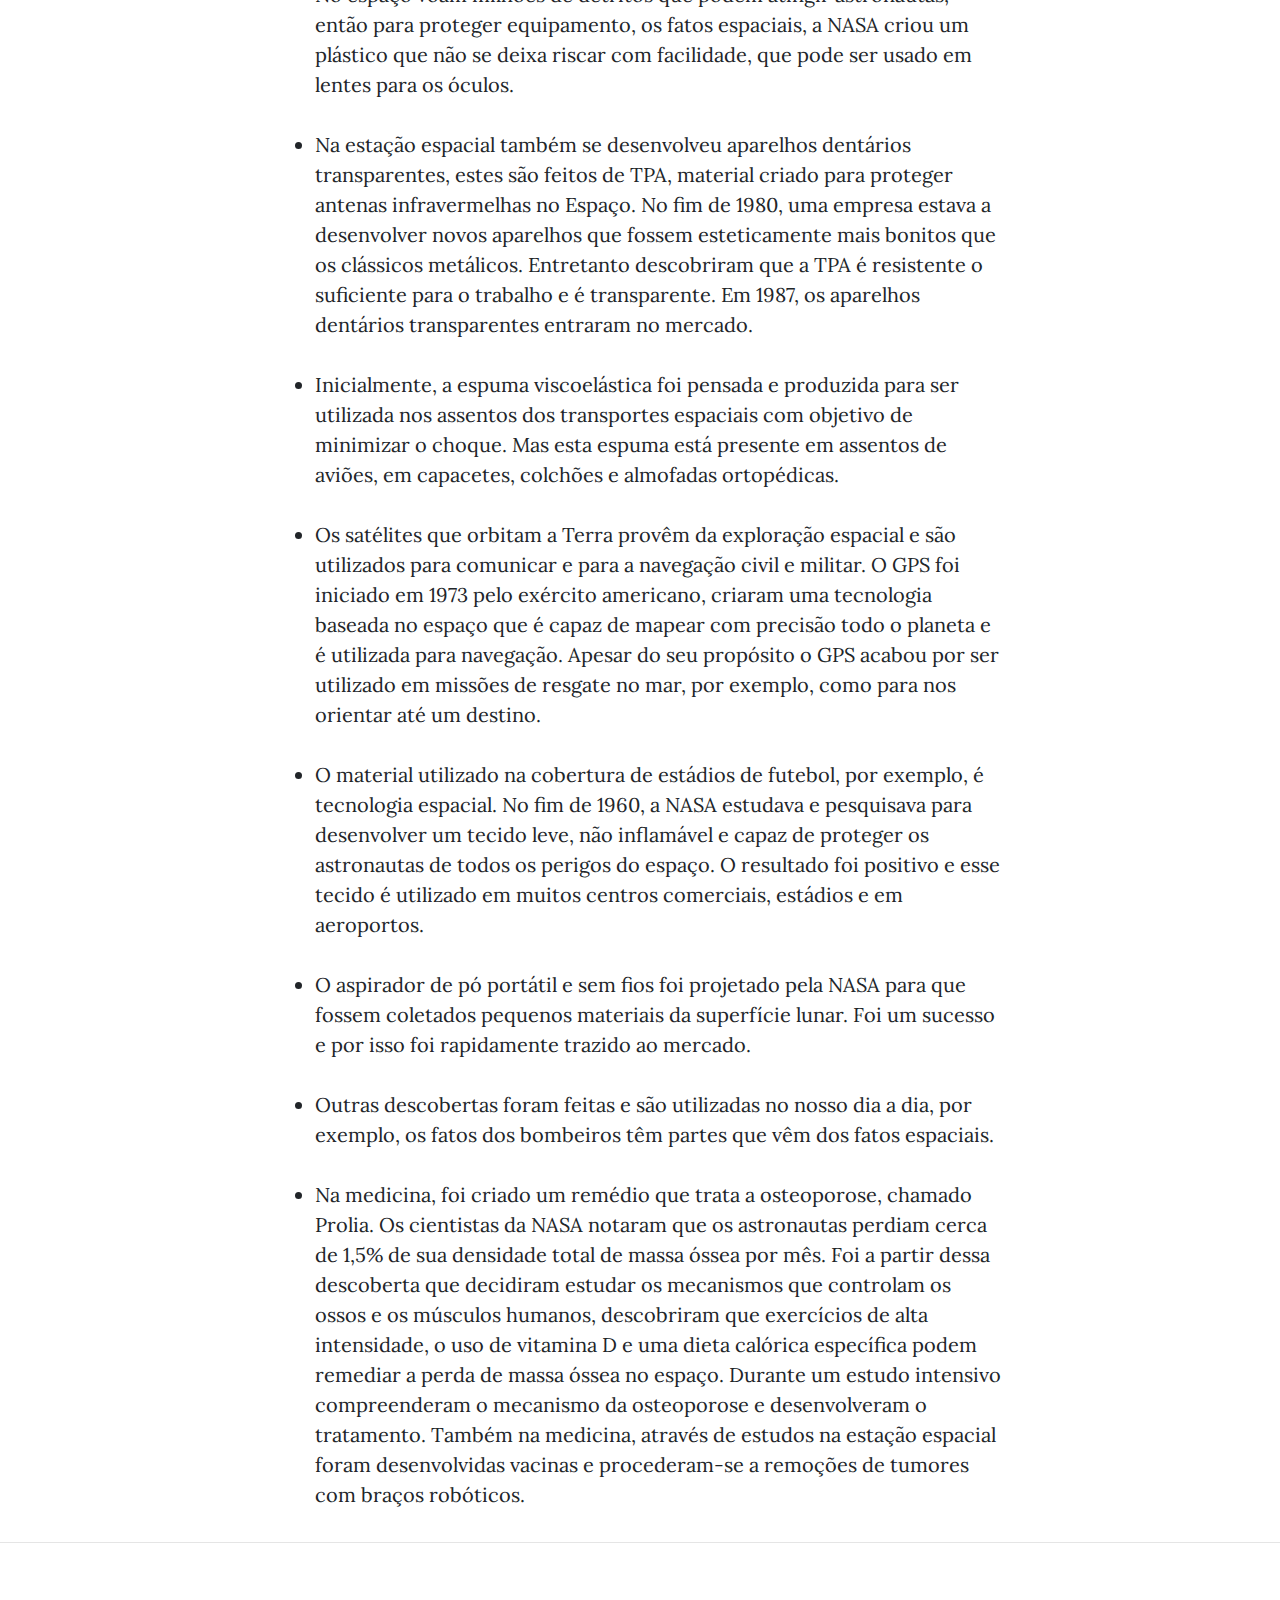
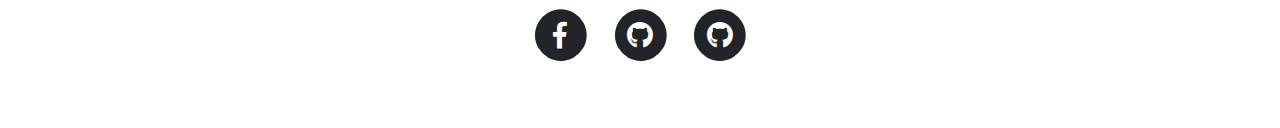
<file: labi2018-t5g3/iss.html>
<!DOCTYPE html>
<html lang="pt">

<head>

  <meta charset="utf-8">
  <meta name="viewport" content="width=device-width, initial-scale=1, shrink-to-fit=no">
  <meta name="description" content="">
  <meta name="Rodrigo Martins e Lúcia Sousa" content="">

  <title>Estação Espacial Internacional</title>

  <!-- Bootstrap core CSS -->
  <link href="vendor/bootstrap/css/bootstrap.min.css" rel="stylesheet">

  <!-- Custom fonts for this template -->
  <link href="vendor/fontawesome-free/css/all.min.css" rel="stylesheet" type="text/css">
  <link href='https://fonts.googleapis.com/css?family=Lora:400,700,400italic,700italic' rel='stylesheet' type='text/css'>
  <link href='https://fonts.googleapis.com/css?family=Open+Sans:300italic,400italic,600italic,700italic,800italic,400,300,600,700,800' rel='stylesheet' type='text/css'>

  <!-- Custom styles for this template -->
  <link href="css/clean-blog.min.css" rel="stylesheet">

</head>

<body>

  <!-- Navigation -->
  <nav class="navbar navbar-expand-lg navbar-light fixed-top" id="mainNav">
    <div class="container">
      <a class="navbar-brand" href="index.html">Exploração Espacial</a>
      <button class="navbar-toggler navbar-toggler-right" type="button" data-toggle="collapse" data-target="#navbarResponsive" aria-controls="navbarResponsive" aria-expanded="false" aria-label="Toggle navigation">
        Menu
        <i class="fas fa-bars"></i>
      </button>
      <div class="collapse navbar-collapse" id="navbarResponsive">
        <ul class="navbar-nav ml-auto">
          <li class="nav-item">
            <a class="nav-link" href="index.html">Pagina Inicial</a>
          </li>
          <li class="nav-item">
            <a class="nav-link" href="about.html">Acerca</a>
          </li>


        </ul>
      </div>
    </div>
  </nav>

  <!-- Page Header -->
  <header class="masthead" style="background-image: url('img/iss.jpg')">
    <div class="overlay"></div>
    <div class="container">
      <div class="row">
        <div class="col-lg-8 col-md-10 mx-auto">
          <div class="post-heading">
            <h1>Estação Espacial Internacional</h1>
            <h2 class="subheading">Como é viver na ISS? O que se faz na ISS?</h2>

          </div>
        </div>
      </div>
    </div>
  </header>

  <!-- Post Content -->
  <article>
    <div class="container">
      <div class="row">
        <div class="col-lg-8 col-md-10 mx-auto">

          <p>
            A ISS é o maior empreendimento cientíﬁco e tecnológico internacional já realizado. A ISS é um laboratório permanente num campo onde a gravidade, temperatura e pressão podem ser manipuladas para uma variedade de
            atividades cientíﬁcas e de engenharia que são impossíveis em laboratórios na Terra. A ISS é uma plataforma de testes para as tecnologias do futuro, à medida que aprendemos mais sobre como viver e trabalhar no espaço. A bordo do
            laboratório
            internacional,as equipas conduzem pesquisas médicas no espaço, desenvolvem novos materiais e processos para beneﬁciar indústrias na Terra e aceleram os avan¸cos na tecnologia e na engenharia que terão aplicações imediatas e práticas para
            a vida na Terra.
          </p>

          <p>
            A ISS encontra-se em órbita à volta da Terra a uma altitude de 360 quilómetros, é uma órbita designada baixa. A estação desce, em média, 88 metros de altitude por dia. A estação tem uma massa de 454 toneladas e quase
            90m de comprimento por 43m de altura, sem considerar a extensão dos painéis solares. Seis pessoas podem viver na ISS. A ISS está forjando e mantendo novas parcerias com as outras nações do mundo que viajam pelo espaço e satisfazendo a
            necessidade da humanidade de explorar. À estação espacial é muito comum associarmos um estado de ”gravidade zero”, mas há gravidade na estação, a gravidade na estação espacial é de 8,3m/s2. O efeito ”gravidade zero” ocorre porque a
            estação
            está ”a cair” devido à curva originada pela ”força centrípeta” a que está sujeita. A esta gravidade chamamos de microgravidade. A construção da estação em órbita da Terra começou em 1988.
          </p>

          <h3> Como é viver na ISS?</h3>

          <p>
            Na estação espacial internacional os astronautas precisam de ter uma higiene e alimentação tal como nós aqui na Terra. Mas, devido à microgravidade, os seus hábitos são feitos de maneira diferente. Os astronautas não
            podem
            tomar banho do mesmo modo a que estamos habituados, eles têm toalhetes para se limparem e um champô criado especialmente para quem vive e trabalha no espaço. A pasta de dentes é comestível, utilizam uma escova de dentes com apenas
            uma
            gota de
            água
            e a pasta, escovam os dentes com a boca o máximo fechada para que não ﬂutue nada e imediatamente após a lavagem dos dentes é tudo engolido.
          </p>
          <center>
            <img src="img/dentes.gif">

            </img>
          </center>
          <p>
            A casa de banho dos astronautas é um pouco mais complexa, visto que as fezes podem ﬂutuar são feitas para dentro de um saco, mas a urina é feita para dentro de um tubo, existe um tubo para cada um dos astronautas,
            este
            tubo encaminha a urina para uma máquina, onde é ﬁltrada e obtém-se água potável. Assim a água não é um problema se acabar.<p>
            </p>
            <p> Comer no espaço não é nada fácil e existe uma ou outra restrição. Os astronautas não podem comer pão no espaço, seria um autêntico desastre, caminhar pela estação espacial e ir de encontro a quantidades
              enormes de
              migalhas. Ir para o espaço durante um ano, por exemplo, requer bastante comida e esta não se pode estragar. Por tanto, todas as refeições dos astronautas estão em sacos e desidratadas, mas existem máquinas onde se hidratam os
              alimentos. Os
              alimentos são reidratáveis, termoestabilizados, irradiados, frescos e industrializados. Sobre os condimentos, mostarda e ketchup é possível usar no espaço, mas o sal e a pimenta não, os astronautas usam esses condimentos em
              forma
              líquida.</p>
            <p> Os
              astronautas têm as suas refeições muito bem planeadas, tanto em relação às horas como em relação às calorias que podem ingerir, visto que como estão na presença de microgravidade a digestão é diferente. As bebidas, como café e
              sumos, estas
              vêm em embalagens e são ingeridas com palhinhas.
            </p>
            <center>
              <img src="img/eat.gif">

              </img>
            </center>
            <p>
              O exercício físico é fundamental para quem trabalha na estação espacial, se os astronautas não praticassem exercício pelo menos duas horas por dia, os músculos e os ossos iriam atroﬁar. Mas as máquinas que usam
              para se exercitarem não
              têm nada a haver com as que se usam na Terra, pois levantar cem quilogramas na Terra parece impossível, mas no espaço é bastante mais fácil.
            </p>
            <center>
              <img src="img/exercise.gif">

              </img>
            </center>
            <p>
              E dormir no espaço? É possível até de cabeça para baixo. No entanto, cada astronauta tem uma pequena divisão com um saco cama e ﬁtas onde se prendem para não andarem a ﬂutuar durante o sono. Dormem cerca de
              oito horas e voltam ao trabalho. Mas os astronautas não se deitam de noite e acordam de dia, na estação espacial o sol nasce de quarenta e cinco em quarenta e cinco minutos.
            </p>
            <center>
              <img src="img/sleep.jpg">
              </img>
            </center>
            <p>
              Os astronautas vão para a Estação Espacial Internacional trabalhar, fazem várias experiências cientíﬁcas. Eles próprios são uma experiência, é estudada a maneira como os seres humanos se adaptam à
              microgravidade durante um longo período de tempo. Trabalham também na manutenção da estação espacial e na manutenção dos equipamentos, como computadores. Existe sempre muito trabalho para fazer na estação, mas os
              astronautas
              durante o dia têm sempre um pouco de tempo livre, que usam para falar com as suas famílias, ler livros, jogar, ver ﬁlmes e relaxar. Nos tempos de lazer os astronautas também fazem vídeos de como é a sua vida no
              espaço, por
              exemplo, onde preparam uma refeição, lavam os cabelos, os dentes e interagem com os seus colegas de equipa.
            </p>

            <h3> Descobertas feitas na ISS?</h3>
            <br>
            <ul>
              <li> O termómetro auricular foi desenvolvido a partir de experiências realizadas na estação espacial, a tecnologia infravermelha presente no termómetro veio de pesquisas de cientistas que queriam medir a
                radiação
                emitida por estrelas e
                planetas.
                Ela foi desenvolvida pela Diatek Corporation a pedido da NASA. </li>
              <br>
              <li> As comidas para bebés sofreram uma grande melhoria devido à exploração espacial. No início do ano 1980, a NASA estava a fazer um estudo sobre o uso de micro-algas como fonte de comida, oxigénio e
                catalisador
                de disposição de lixo em
                longas
                missões interplanetárias. Os cientistas que trabalhavam no projeto descobriram que essas algas produziam altas doses de DHA e ARA, gorduras essenciais para o desenvolvimento do bebé. Essas algas são colocadas
                na
                comida do bebé nos dias de
                hoje. </li>
              <br>
              <li> No espaço voam milhões de detritos que podem atingir astronautas, então para proteger equipamento, os fatos espaciais, a NASA criou um plástico que não se deixa riscar com facilidade, que pode ser usado em
                lentes para os óculos. </li>
              <br>
              <li> Na estação espacial também se desenvolveu aparelhos dentários transparentes, estes são feitos de TPA, material criado para proteger antenas infravermelhas no Espaço. No ﬁm de 1980, uma empresa estava a
                desenvolver novos aparelhos que
                fossem
                esteticamente mais bonitos que os clássicos metálicos. Entretanto descobriram que a TPA é resistente o suﬁciente para o trabalho e é transparente. Em 1987, os aparelhos dentários transparentes entraram no
                mercado. </li>
              <br>
              <li> Inicialmente, a espuma viscoelástica foi pensada e produzida para ser utilizada nos assentos dos transportes espaciais com objetivo de minimizar o choque. Mas esta espuma está presente em assentos de
                aviões,
                em capacetes, colchões e
                almofadas ortopédicas. </li>
              <br>
              <li> Os satélites que orbitam a Terra provêm da exploração espacial e são utilizados para comunicar e para a navegação civil e militar. O GPS foi iniciado em 1973 pelo exército americano, criaram uma tecnologia
                baseada no espaço que é capaz de
                mapear com precisão todo o planeta e é utilizada para navegação. Apesar do seu propósito o GPS acabou por ser utilizado em missões de resgate no mar, por exemplo, como para nos orientar até um destino. </li>
              <br>
              <li> O material utilizado na cobertura de estádios de futebol, por exemplo, é tecnologia espacial. No ﬁm de 1960, a NASA estudava e pesquisava para desenvolver um tecido leve, não inﬂamável e capaz de proteger
                os
                astronautas de todos os
                perigos
                do espaço. O resultado foi positivo e esse tecido é utilizado em muitos centros comerciais, estádios e em aeroportos. </li>
              <br>
              <li> O aspirador de pó portátil e sem ﬁos foi projetado pela NASA para que fossem coletados pequenos materiais da superfície lunar. Foi um sucesso e por isso foi rapidamente trazido ao mercado. </li>
              <br>
              <li> Outras descobertas foram feitas e são utilizadas no nosso dia a dia, por exemplo, os fatos dos bombeiros têm partes que vêm dos fatos espaciais. </li>
              <br>
              <li> Na medicina, foi criado um remédio que trata a osteoporose, chamado Prolia. Os cientistas da NASA notaram que os astronautas perdiam cerca de 1,5% de sua densidade total de massa óssea por mês. Foi a partir
                dessa descoberta que decidiram
                estudar os mecanismos que controlam os ossos e os músculos humanos, descobriram que exercícios de alta intensidade, o uso de vitamina D e uma dieta calórica especíﬁca podem remediar a perda de massa óssea no
                espaço. Durante um estudo
                intensivo
                compreenderam o mecanismo da osteoporose e desenvolveram o tratamento. Também na medicina, através de estudos na estação espacial foram desenvolvidas vacinas e procederam-se a remoções de tumores com braços
                robóticos. </li>

            </ul>
        </div>
      </div>
    </div>
  </article>

  <hr>

  <!-- Footer -->
  <footer>
    <div class="container">
      <div class="row">
        <div class="col-lg-8 col-md-10 mx-auto">
          <ul class="list-inline text-center">
            <li class="list-inline-item">
              <a href="https://www.facebook.com/universidadedeaveiro/">
                <span class="fa-stack fa-lg">
                  <i class="fas fa-circle fa-stack-2x"></i>
                  <i class="fab fa-facebook-f fa-stack-1x fa-inverse"></i>
                </span>
              </a>
            </li>
            <li class="list-inline-item">
              <a href="https://github.com/rodrigo740">
                <span class="fa-stack fa-lg">
                  <i class="fas fa-circle fa-stack-2x"></i>
                  <i class="fab fa-github fa-stack-1x fa-inverse"></i>
                </span>
              </a>
            </li>
            <li class="list-inline-item">
              <a href="https://github.com/luciasousa">
                <span class="fa-stack fa-lg">
                  <i class="fas fa-circle fa-stack-2x"></i>
                  <i class="fab fa-github fa-stack-1x fa-inverse"></i>
                </span>
              </a>
            </li>
          </ul>
        </div>
      </div>
    </div>
  </footer>

</body>

</html>
</file>
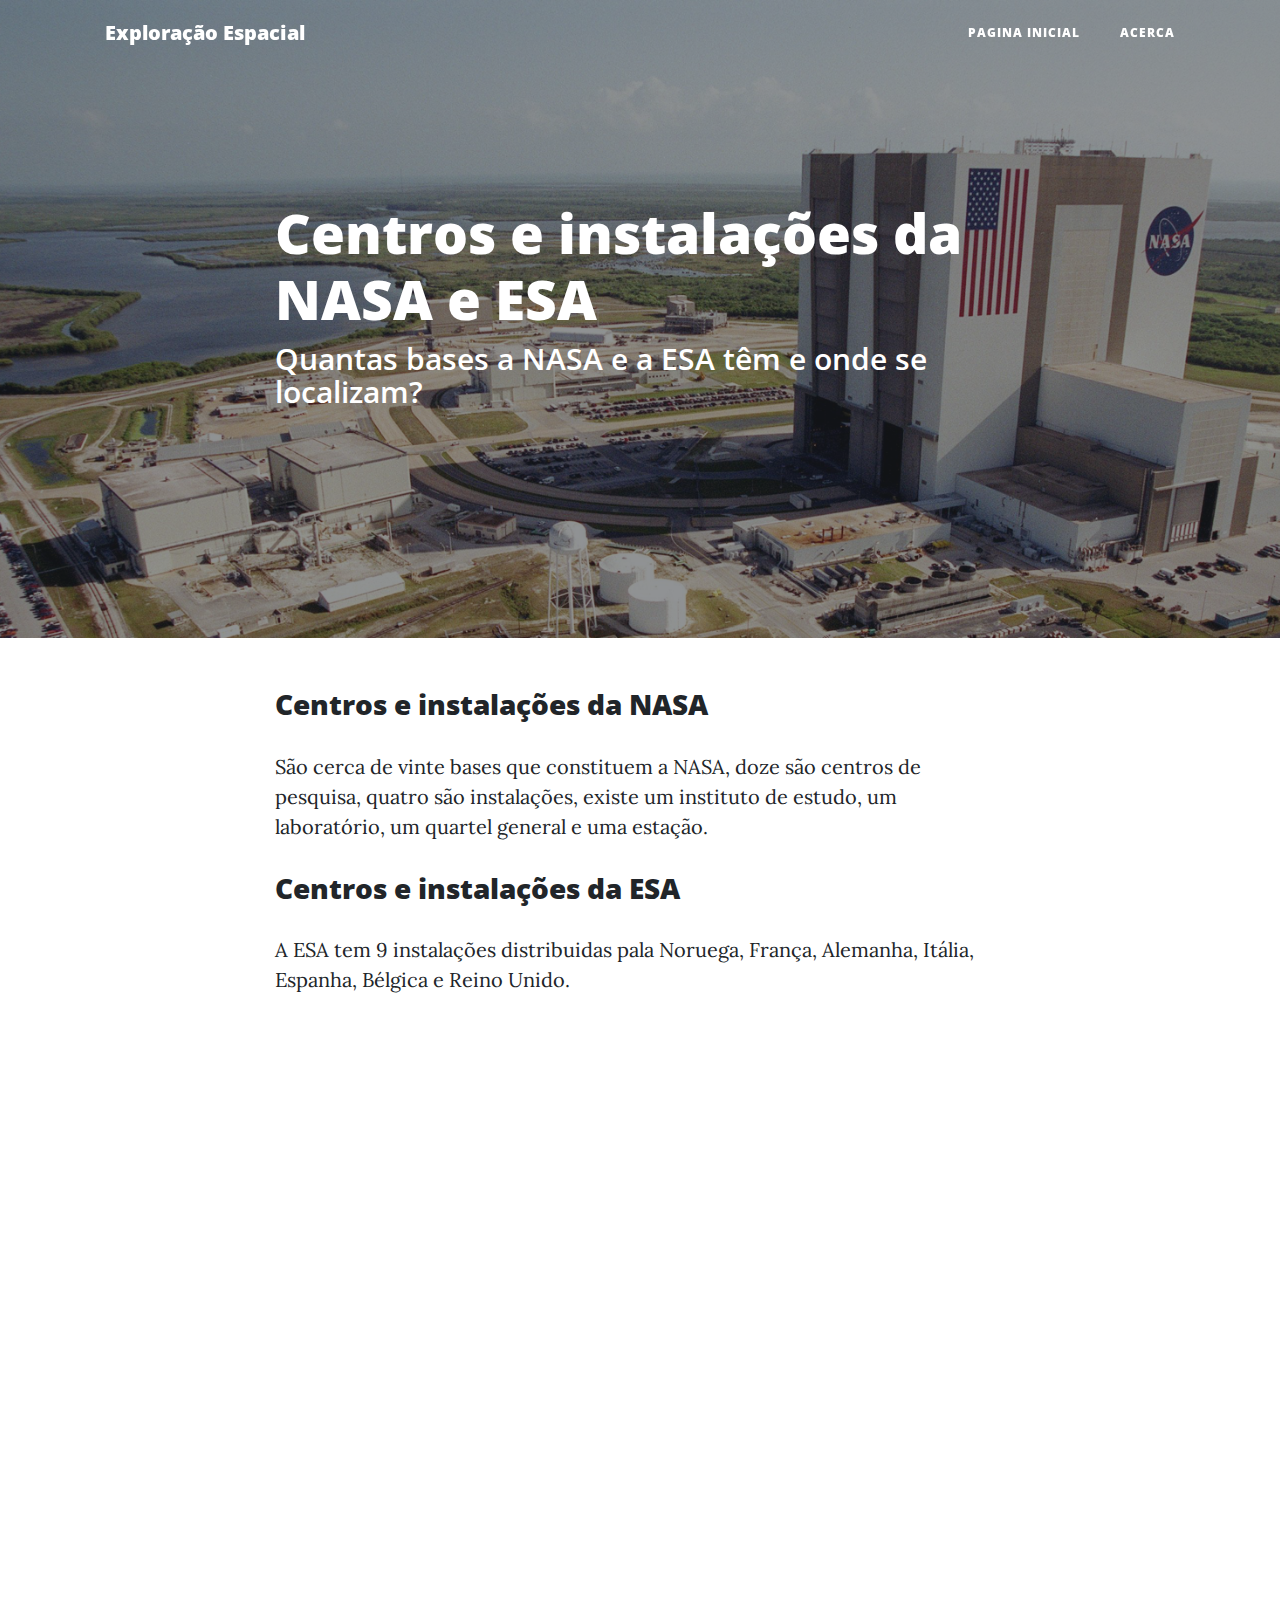
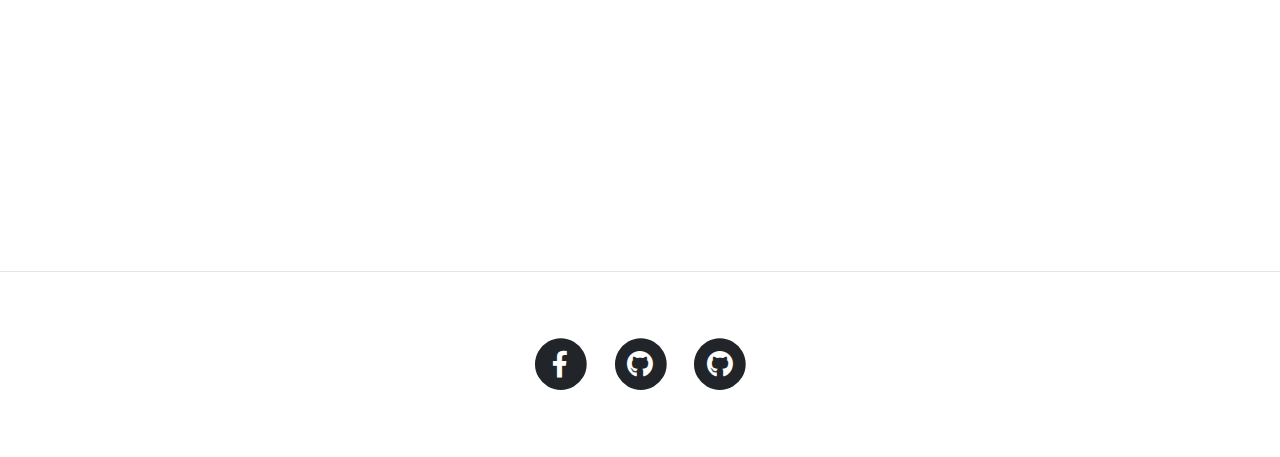
<file: labi2018-t5g3/mapa2.html>
<!DOCTYPE html>
<html>

<head>

  <meta charset="utf-8">
  <meta name="viewport" content="width=device-width, initial-scale=1, shrink-to-fit=no">
  <meta name="viewport" content="width=device-width, initial-scale=1.0, maximum-scale=1.0, user-scalable=no" />
  <meta name="description" content="">
  <meta name="Rodrigo Martins e Lúcia Sousa" content="">

  <title> Bases da NASA e ESA</title>
  <link href="vendor/bootstrap/css/bootstrap.min.css" rel="stylesheet">

  <!-- Custom fonts for this template -->
  <link href="vendor/fontawesome-free/css/all.min.css" rel="stylesheet" type="text/css">
  <link href='https://fonts.googleapis.com/css?family=Lora:400,700,400italic,700italic' rel='stylesheet' type='text/css'>
  <link href='https://fonts.googleapis.com/css?family=Open+Sans:300italic,400italic,600italic,700italic,800italic,400,300,600,700,800' rel='stylesheet' type='text/css'>

  <!-- Custom styles for this template -->
  <link href="css/clean-blog.min.css" rel="stylesheet">

  <link rel="stylesheet" href="http://cdn.leafletjs.com/leaflet/v0.7.7/leaflet.css" />
  <style>
    body {
         padding: 0;
         margin: 0;
       }
       html, body, #map {
         height: 800px;

       }
     </style>

</head>

<body>

  <nav class="navbar navbar-expand-lg navbar-light fixed-top" id="mainNav">
    <div class="container">
      <a class="navbar-brand" href="index.html">Exploração Espacial</a>
      <button class="navbar-toggler navbar-toggler-right" type="button" data-toggle="collapse" data-target="#navbarResponsive" aria-controls="navbarResponsive" aria-expanded="false" aria-label="Toggle navigation">
        Menu
        <i class="fas fa-bars"></i>
      </button>
      <div class="collapse navbar-collapse" id="navbarResponsive">
        <ul class="navbar-nav ml-auto">
          <li class="nav-item">
            <a class="nav-link" href="index.html">Pagina Inicial</a>
          </li>
          <li class="nav-item">
            <a class="nav-link" href="about.html">Acerca</a>
          </li>


        </ul>
      </div>
    </div>
  </nav>

  <!-- Page Header -->
  <header class="masthead" style="background-image: url('img/nasa2.jpg')">
    <div class="overlay"></div>
    <div class="container">
      <div class="row">
        <div class="col-lg-8 col-md-10 mx-auto">
          <div class="post-heading">
            <h1>Centros e instalações da NASA e ESA</h1>
            <h2 class="subheading">Quantas bases a NASA e a ESA têm e onde se localizam?</h2>

          </div>
        </div>
      </div>
    </div>
  </header>

  <!-- Post Content -->
  <article>
    <div class="container">
      <div class="row">
        <div class="col-lg-8 col-md-10 mx-auto">


          <h3>Centros e instalações da NASA</h3>
          <p>São cerca de vinte bases que constituem a NASA, doze são centros de pesquisa, quatro são instalações, existe um instituto de estudo, um laboratório, um quartel general e uma estação. </p>

          <p>
            <h3>Centros e instalações da ESA</h3>
            <p>A ESA tem 9 instalações distribuidas pala Noruega, França, Alemanha, Itália, Espanha, Bélgica e Reino Unido.
              <p>
                <center>
                  <div id="map"></div>
                  <script src="http://cdn.leafletjs.com/leaflet/v0.7.7/leaflet.js"></script>
                  <script src="js/mapa2.js"></script>
                </center>
              </p>
        </div>
      </div>
    </div>
  </article>

  <hr>

  <!-- Footer -->
  <footer>
    <div class="container">
      <div class="row">
        <div class="col-lg-8 col-md-10 mx-auto">
          <ul class="list-inline text-center">
            <li class="list-inline-item">
              <a href="https://www.facebook.com/universidadedeaveiro/">
                <span class="fa-stack fa-lg">
                  <i class="fas fa-circle fa-stack-2x"></i>
                  <i class="fab fa-facebook-f fa-stack-1x fa-inverse"></i>
                </span>
              </a>
            </li>
            <li class="list-inline-item">
              <a href="https://github.com/rodrigo740">
                <span class="fa-stack fa-lg">
                  <i class="fas fa-circle fa-stack-2x"></i>
                  <i class="fab fa-github fa-stack-1x fa-inverse"></i>
                </span>
              </a>
            </li>
            <li class="list-inline-item">
              <a href="https://github.com/luciasousa">
                <span class="fa-stack fa-lg">
                  <i class="fas fa-circle fa-stack-2x"></i>
                  <i class="fab fa-github fa-stack-1x fa-inverse"></i>
                </span>
              </a>
            </li>
          </ul>
        </div>
      </div>
    </div>
  </footer>

</body>

</html>
</file>
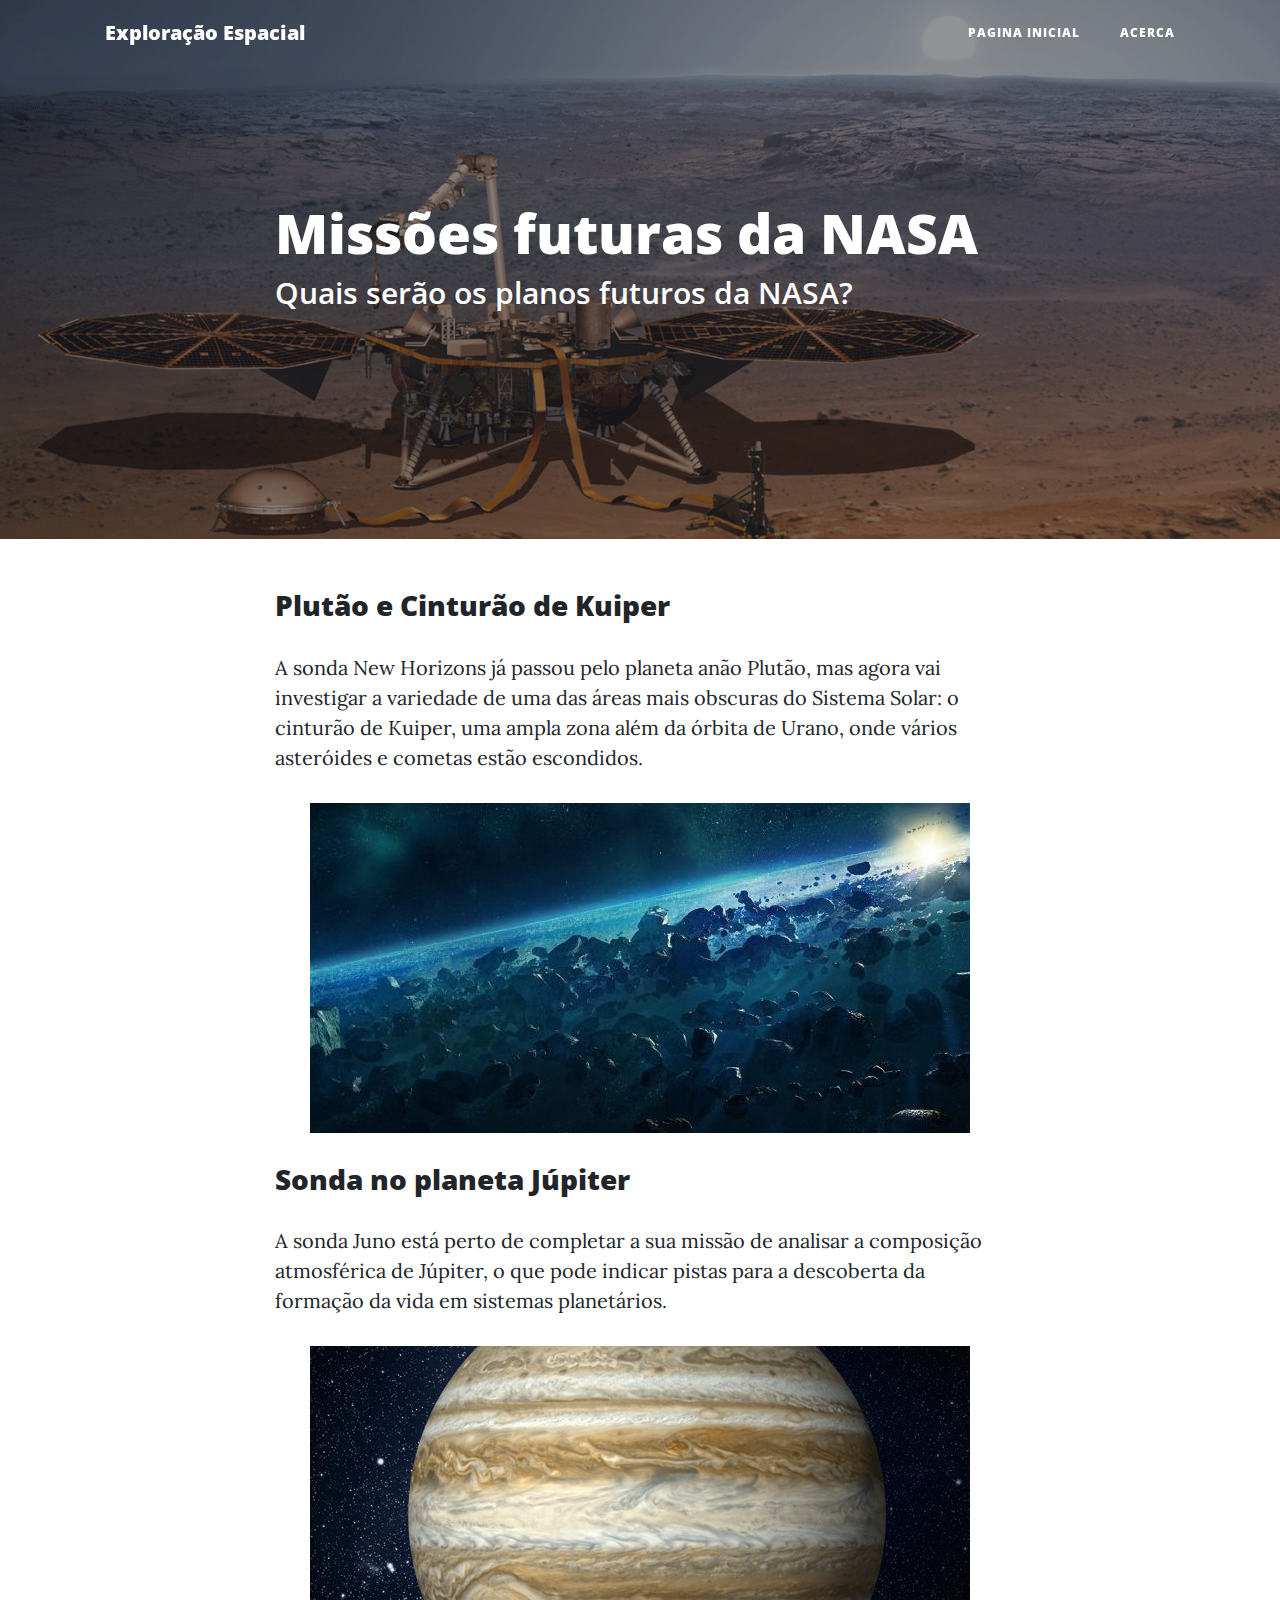
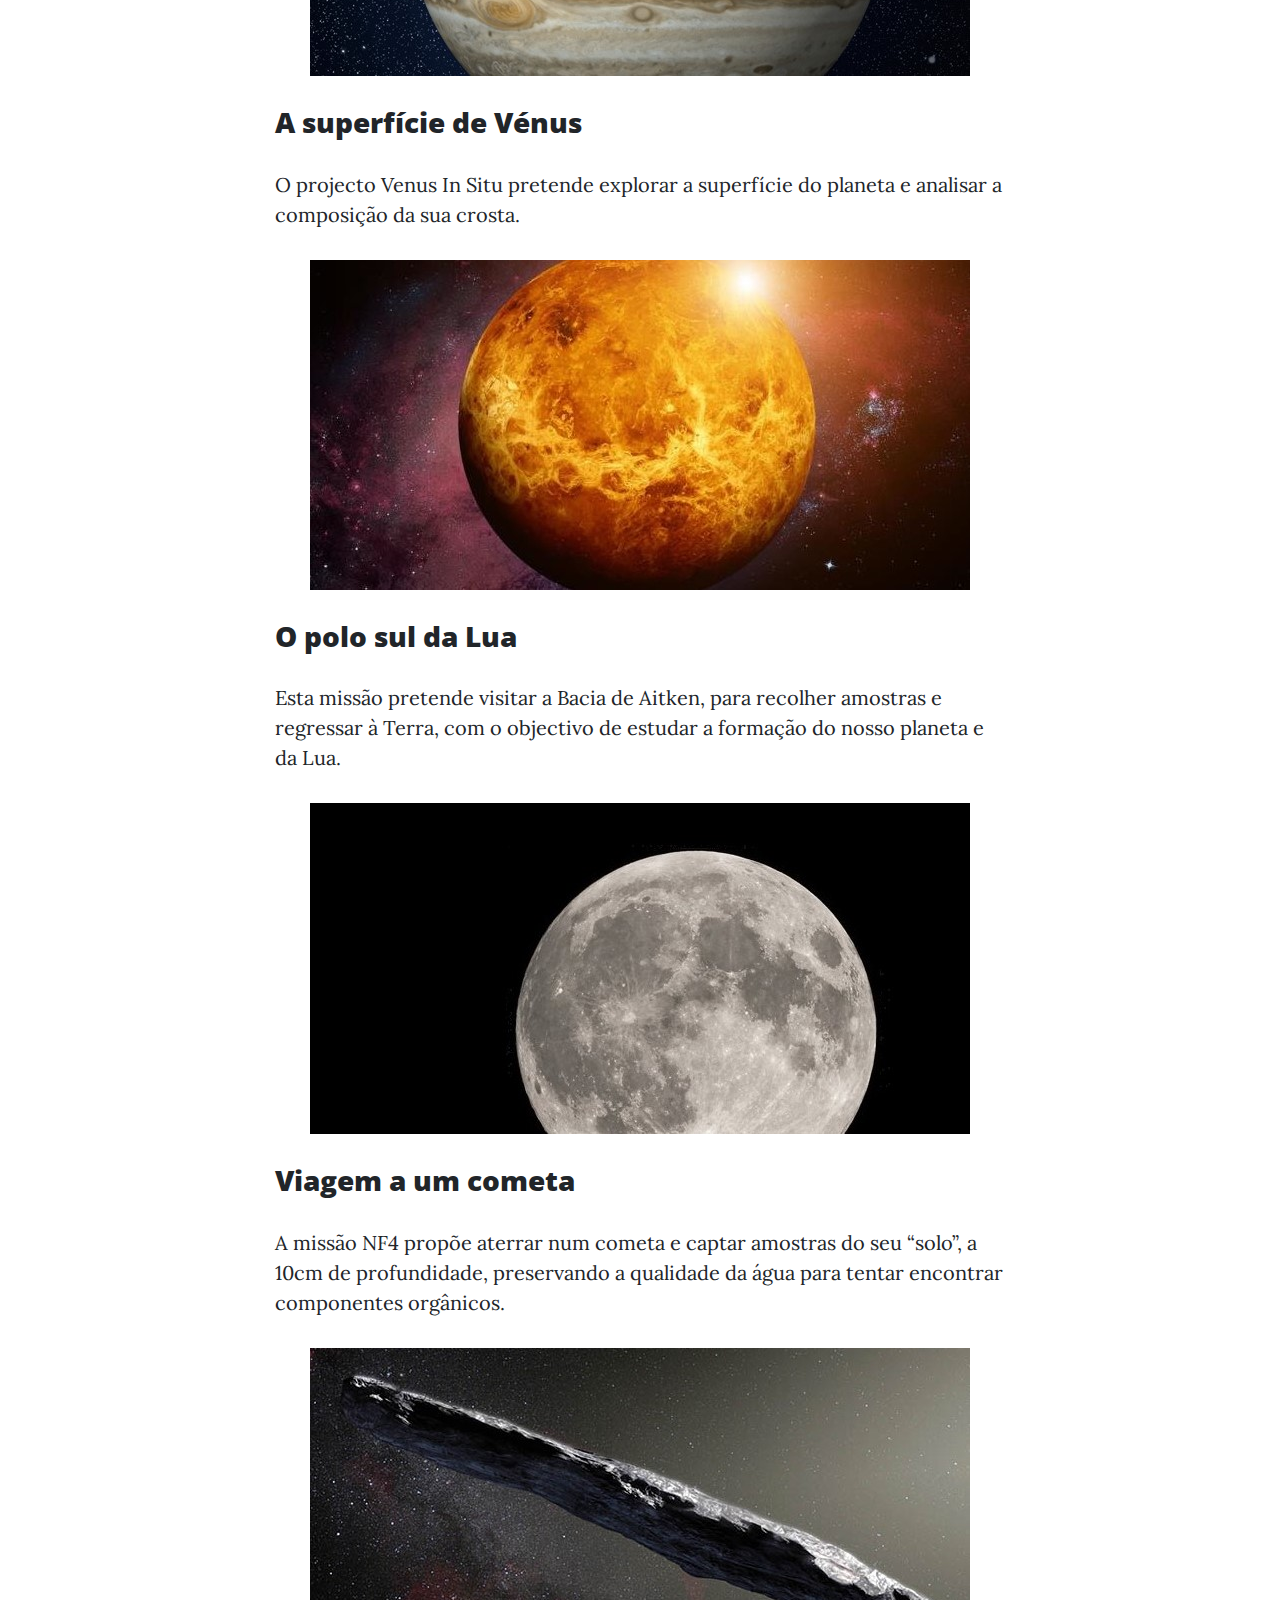
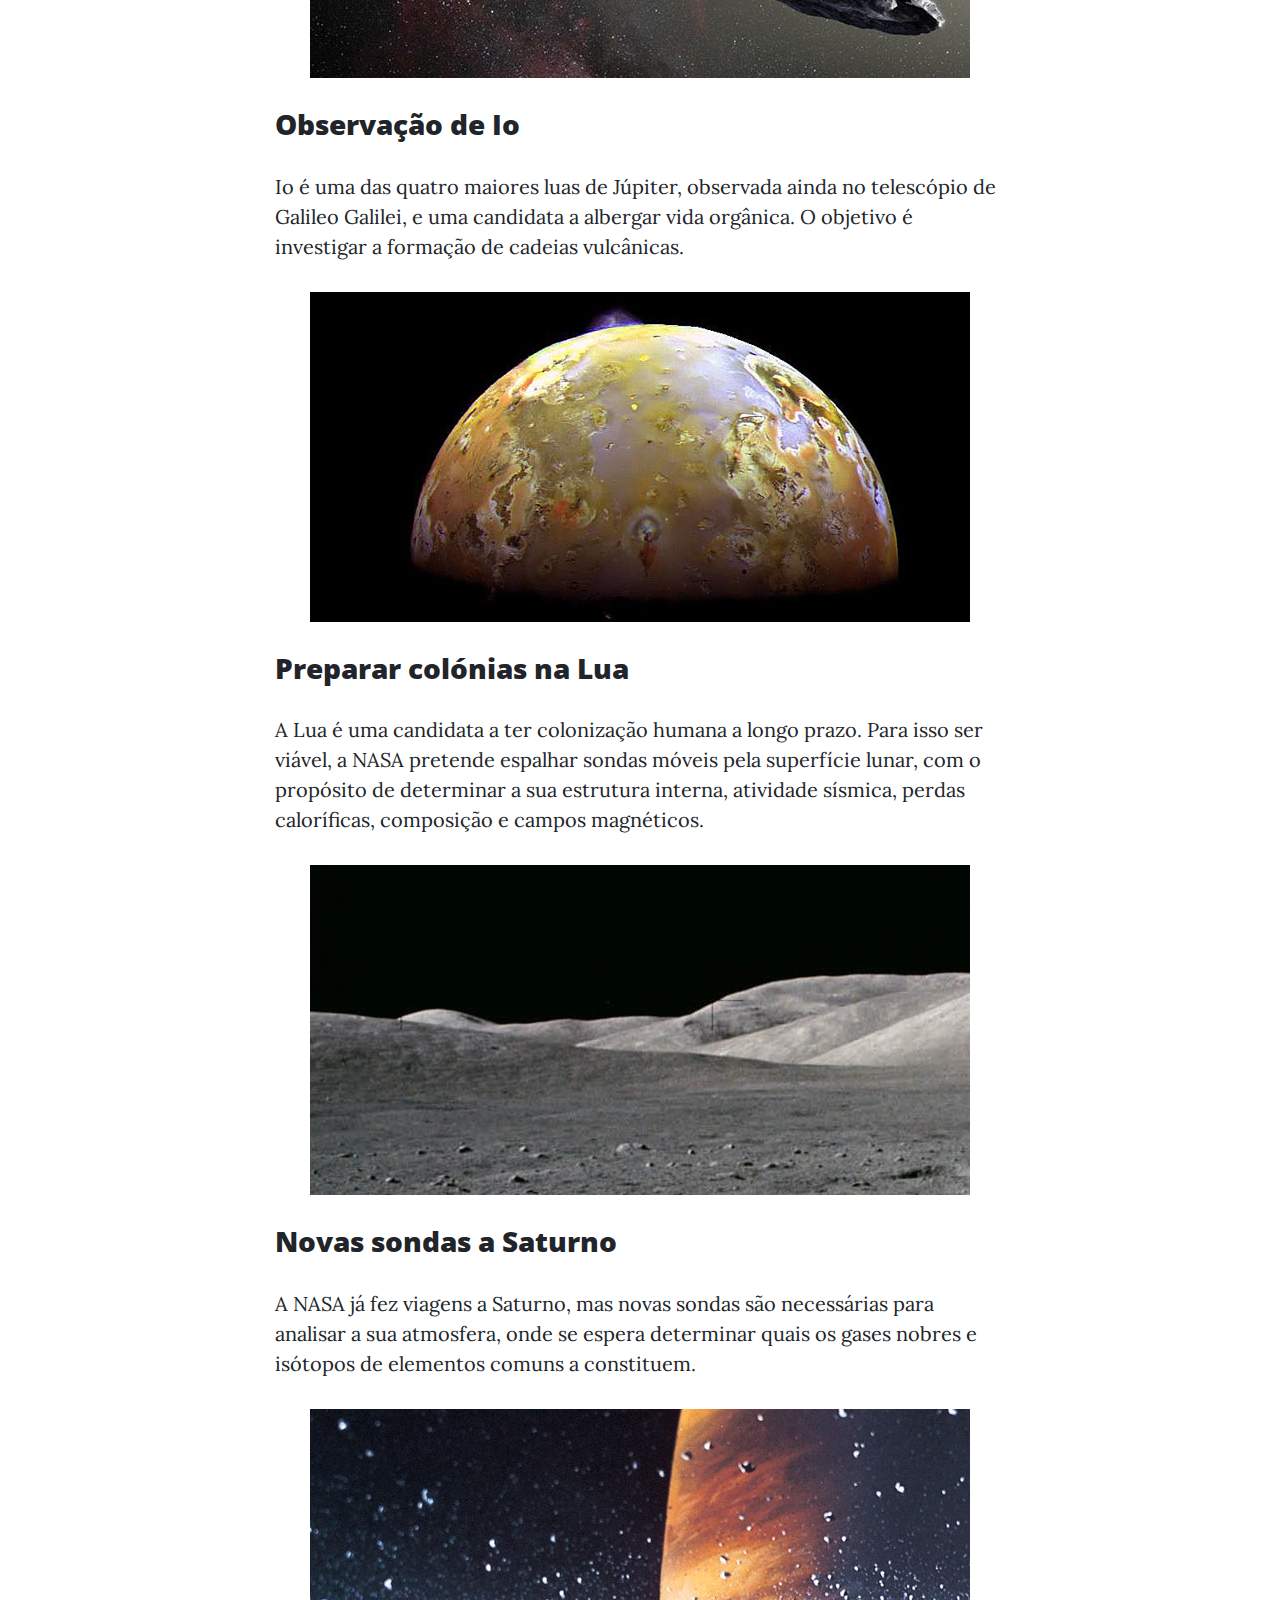
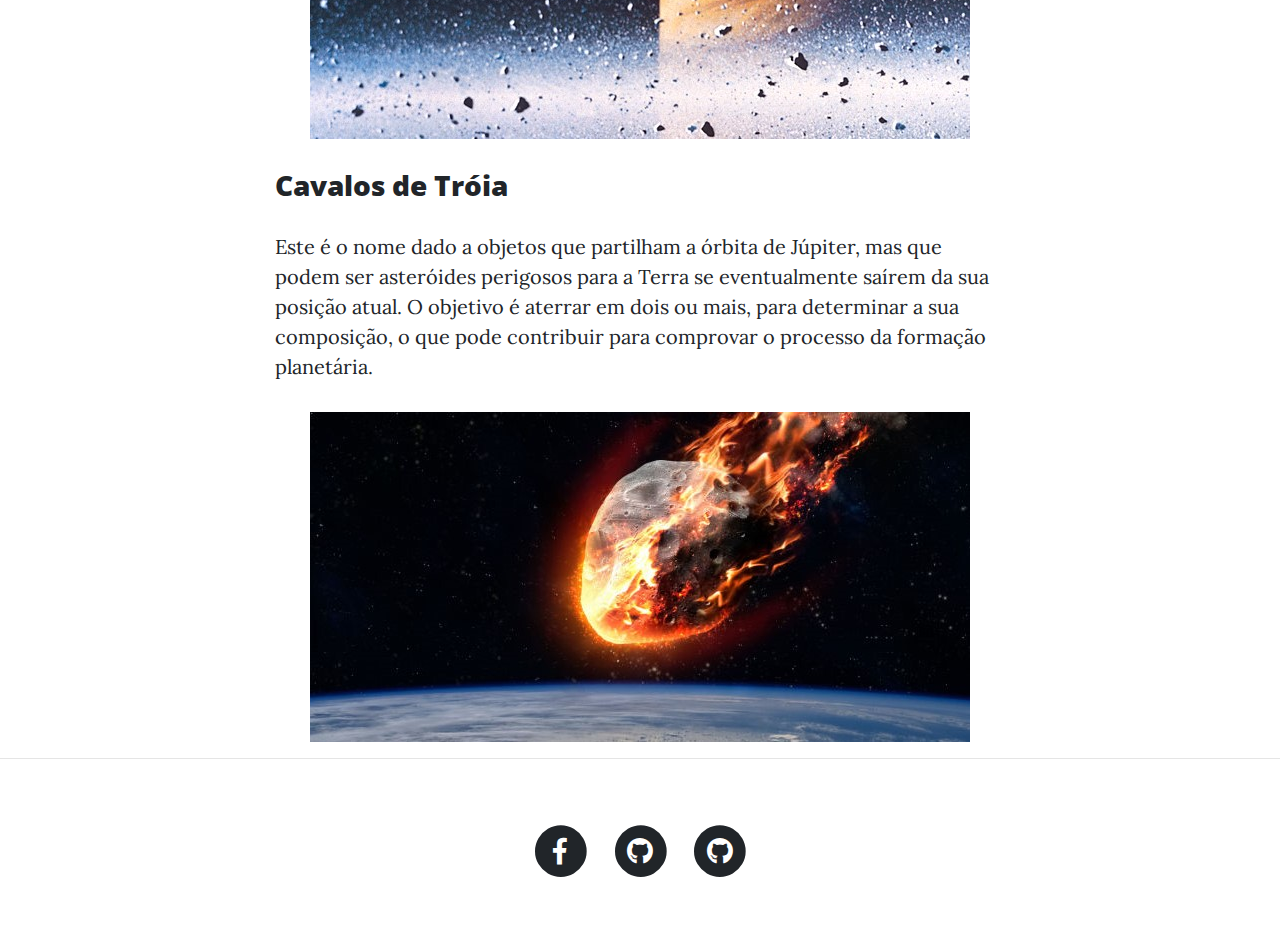
<file: labi2018-t5g3/missoes.html>
<!DOCTYPE html>
<html lang="pt">

<head>

  <meta charset="utf-8">
  <meta name="viewport" content="width=device-width, initial-scale=1, shrink-to-fit=no">
  <meta name="description" content="">
  <meta name="Rodrigo Martins e Lúcia Sousa" content="">

  <title>Missões futuras da NASA</title>

  <!-- Bootstrap core CSS -->
  <link href="vendor/bootstrap/css/bootstrap.min.css" rel="stylesheet">

  <!-- Custom fonts for this template -->
  <link href="vendor/fontawesome-free/css/all.min.css" rel="stylesheet" type="text/css">
  <link href='https://fonts.googleapis.com/css?family=Lora:400,700,400italic,700italic' rel='stylesheet' type='text/css'>
  <link href='https://fonts.googleapis.com/css?family=Open+Sans:300italic,400italic,600italic,700italic,800italic,400,300,600,700,800' rel='stylesheet' type='text/css'>

  <!-- Custom styles for this template -->
  <link href="css/clean-blog.min.css" rel="stylesheet">

</head>

<body>

  <!-- Navigation -->
  <nav class="navbar navbar-expand-lg navbar-light fixed-top" id="mainNav">
    <div class="container">
      <a class="navbar-brand" href="index.html">Exploração Espacial</a>
      <button class="navbar-toggler navbar-toggler-right" type="button" data-toggle="collapse" data-target="#navbarResponsive" aria-controls="navbarResponsive" aria-expanded="false" aria-label="Toggle navigation">
        Menu
        <i class="fas fa-bars"></i>
      </button>
      <div class="collapse navbar-collapse" id="navbarResponsive">
        <ul class="navbar-nav ml-auto">
          <li class="nav-item">
            <a class="nav-link" href="index.html">Pagina Inicial</a>
          </li>
          <li class="nav-item">
            <a class="nav-link" href="about.html">Acerca</a>
          </li>


        </ul>
      </div>
    </div>
  </nav>

  <!-- Page Header -->
  <header class="masthead" style="background-image: url('img/missoes.png')">
    <div class="overlay"></div>
    <div class="container">
      <div class="row">
        <div class="col-lg-8 col-md-10 mx-auto">
          <div class="post-heading">
            <h1>Missões futuras da NASA</h1>
            <h2 class="subheading">Quais serão os planos futuros da NASA?</h2>

          </div>
        </div>
      </div>
    </div>
  </header>

  <!-- Post Content -->
  <article>
    <div class="container">
      <div class="row">
        <div class="col-lg-8 col-md-10 mx-auto">


          <h3>Plutão e Cinturão de Kuiper </h3>
          <p>A sonda New Horizons já passou pelo planeta anão Plutão, mas agora vai investigar a variedade de uma das áreas mais obscuras do Sistema Solar: o cinturão de Kuiper, uma ampla zona além da órbita de Urano, onde vários asteróides e
            cometas estão escondidos.
          </p>
          <center>
            <img class="img-fluid" src="img/kuiper.jpg" align=”middle”>
          </center>
          <p>

            <h3>Sonda no planeta Júpiter </h3>
            <p>A sonda Juno está perto de completar a sua missão de analisar a composição atmosférica de Júpiter, o que pode indicar pistas para a descoberta da formação da vida em sistemas planetários.
            </p>
            <center>
              <img class="img-fluid" src="img/jupiter.jpg" align=”middle”>
            </center>
            <p>

              <h3> A superfície de Vénus </h3>
              <p>O projecto Venus In Situ pretende explorar a superfície do planeta e analisar a composição da sua crosta.
              </p>
              <center>
                <img class="img-fluid" src="img/venus.jpg" align=”middle”>
              </center>
              <p>

                <h3> O polo sul da Lua </h3>
                <p>Esta missão pretende visitar a Bacia de Aitken, para recolher amostras e regressar à Terra, com o objectivo de estudar a formação do nosso planeta e da Lua.
                </p>
                <center>
                  <img class="img-fluid" src="img/lua.jpg" align=”middle”>
                </center>
                <p>

                  <h3> Viagem a um cometa </h3>
                  <p>A missão NF4 propõe aterrar num cometa e captar amostras do seu “solo”, a 10cm de profundidade, preservando a qualidade da água para tentar encontrar componentes orgânicos.
                  </p>
                  <center>
                    <img class="img-fluid" src="img/cometa.jpg" align=”middle”>
                  </center>
                  <p>

                    <h3> Observação de Io </h3>
                    <p> Io é uma das quatro maiores luas de Júpiter, observada ainda no telescópio de Galileo Galilei, e uma candidata a albergar vida orgânica. O objetivo é investigar a formação de cadeias vulcânicas.
                    </p>
                    <center>
                      <img class="img-fluid" src="img/io.jpg" align=”middle”>
                    </center>
                    <p>

                      <h3>Preparar colónias na Lua </h3>
                      <p>A Lua é uma candidata a ter colonização humana a longo prazo. Para isso ser viável, a NASA pretende espalhar sondas móveis pela superfície lunar, com o propósito de determinar a sua estrutura interna, atividade sísmica,
                        perdas
                        caloríficas, composição e campos magnéticos.
                      </p>
                      <center>
                        <img class="img-fluid" src="img/lua2.jpg" align=”middle”>
                      </center>
                      <p>

                        <h3>Novas sondas a Saturno </h3>
                        <p>A NASA já fez viagens a Saturno, mas novas sondas são necessárias para analisar a sua atmosfera, onde se espera determinar quais os gases nobres e isótopos de elementos comuns a constituem.
                        </p>
                        <center>
                          <img class="img-fluid" src="img/saturno.jpg" align=”middle”>
                        </center>
                        <p>

                          <h3>Cavalos de Tróia </h3>
                          <p>Este é o nome dado a objetos que partilham a órbita de Júpiter, mas que podem ser asteróides perigosos para a Terra se eventualmente saírem da sua posição atual. O objetivo é aterrar em dois ou mais, para determinar a
                            sua composição, o que pode contribuir para comprovar o processo da formação planetária.
                          </p>
                          <center>
                            <img class="img-fluid" src="img/asteroides.jpg" align=”middle”>
                          </center>
        </div>
      </div>
    </div>
  </article>

  <hr>

  <!-- Footer -->
  <footer>
    <div class="container">
      <div class="row">
        <div class="col-lg-8 col-md-10 mx-auto">
          <ul class="list-inline text-center">
            <li class="list-inline-item">
              <a href="https://www.facebook.com/universidadedeaveiro/">
                <span class="fa-stack fa-lg">
                  <i class="fas fa-circle fa-stack-2x"></i>
                  <i class="fab fa-facebook-f fa-stack-1x fa-inverse"></i>
                </span>
              </a>
            </li>
            <li class="list-inline-item">
              <a href="https://github.com/rodrigo740">
                <span class="fa-stack fa-lg">
                  <i class="fas fa-circle fa-stack-2x"></i>
                  <i class="fab fa-github fa-stack-1x fa-inverse"></i>
                </span>
              </a>
            </li>
            <li class="list-inline-item">
              <a href="https://github.com/luciasousa">
                <span class="fa-stack fa-lg">
                  <i class="fas fa-circle fa-stack-2x"></i>
                  <i class="fab fa-github fa-stack-1x fa-inverse"></i>
                </span>
              </a>
            </li>
          </ul>
        </div>
      </div>
    </div>
  </footer>

</body>

</html>
</file>
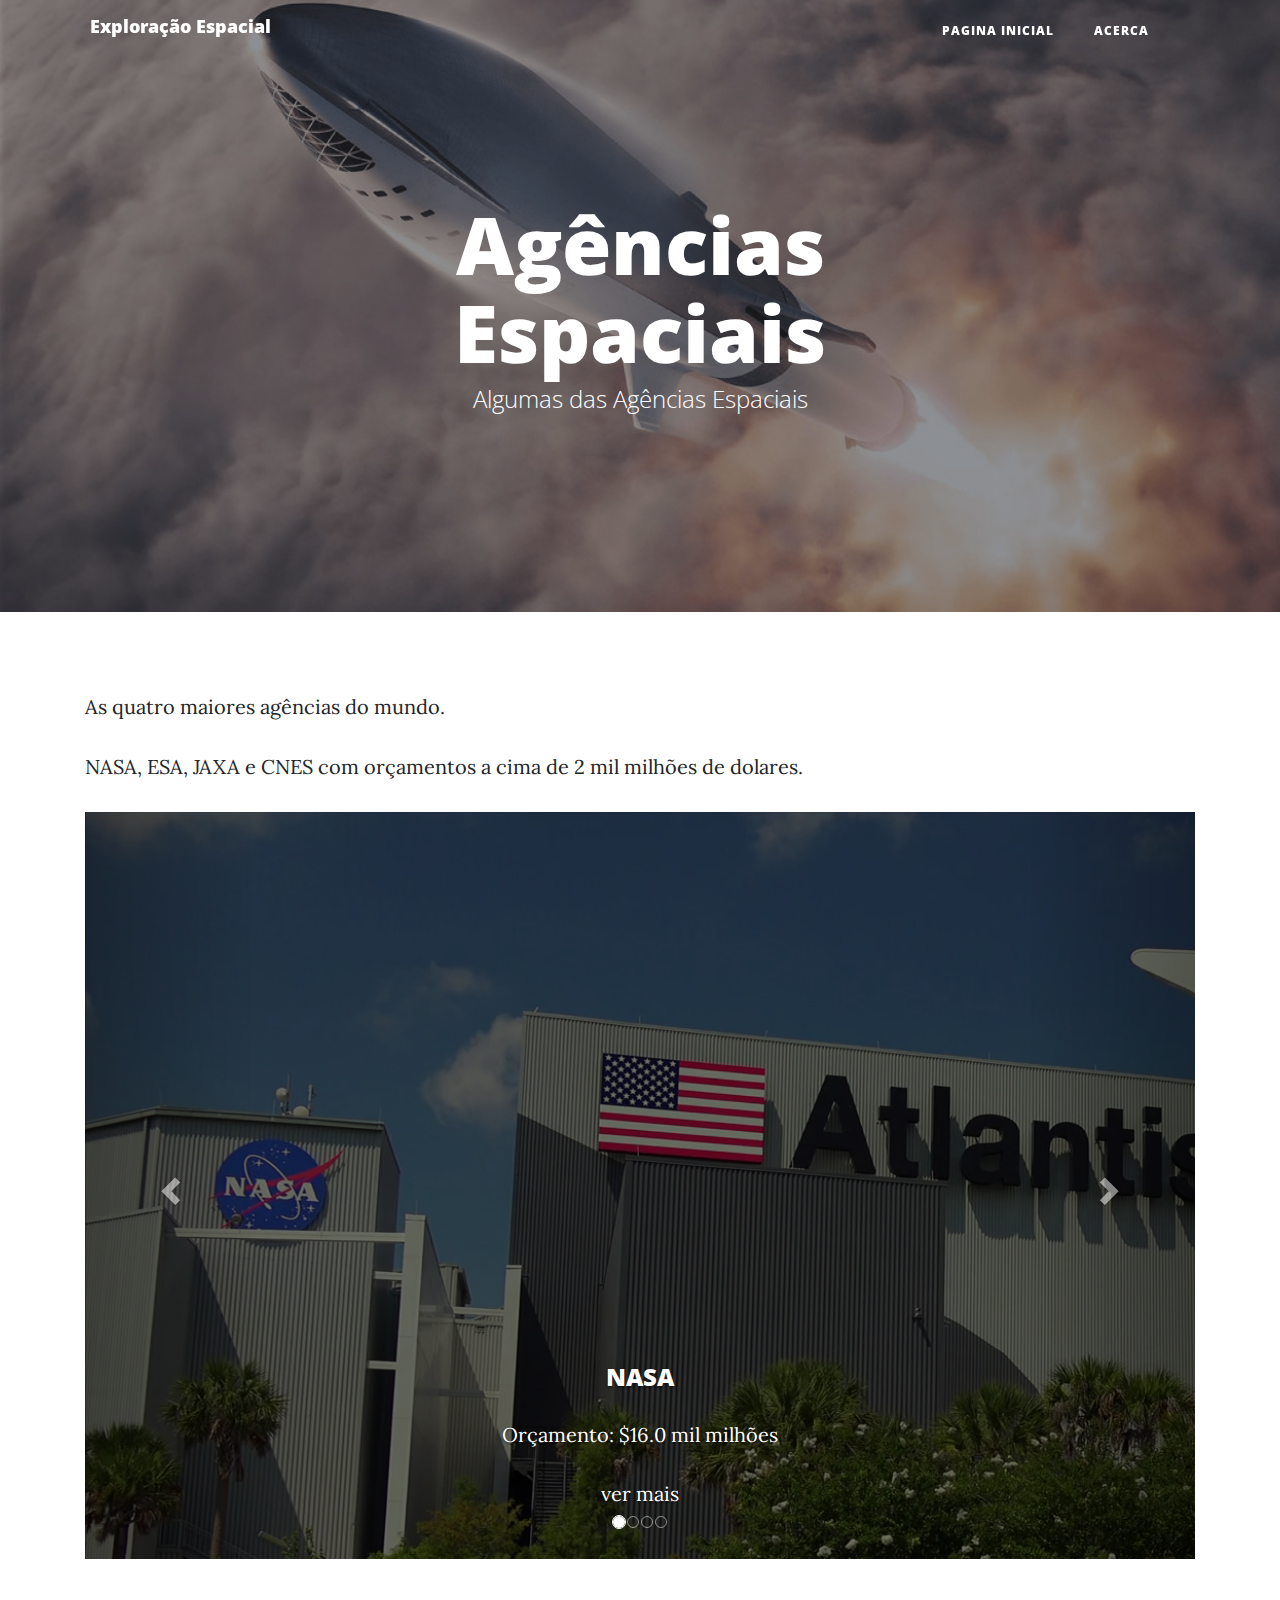
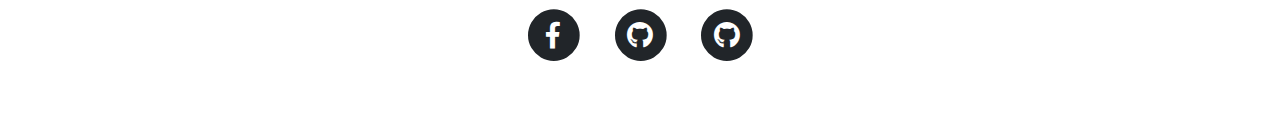
<file: labi2018-t5g3/not.html>
<!DOCTYPE html>
<html lang="pt">

<head>

  <meta charset="utf-8">
  <meta name="viewport" content="width=device-width, initial-scale=1, shrink-to-fit=no">
  <meta name="description" content="">
  <meta name="Rodrigo Martins e Lúcia Sousa" content="">

  <title>Agências Espaciais</title>

  <!-- Bootstrap core CSS -->
  <link href="vendor/bootstrap/css/bootstrap.min.css" rel="stylesheet">

  <!-- Custom fonts for this template -->
  <link href="vendor/fontawesome-free/css/all.min.css" rel="stylesheet" type="text/css">
  <link href='https://fonts.googleapis.com/css?family=Lora:400,700,400italic,700italic' rel='stylesheet' type='text/css'>
  <link href='https://fonts.googleapis.com/css?family=Open+Sans:300italic,400italic,600italic,700italic,800italic,400,300,600,700,800' rel='stylesheet' type='text/css'>

  <link rel="stylesheet" href="https://maxcdn.bootstrapcdn.com/bootstrap/3.3.7/css/bootstrap.min.css">

  <script src="https://ajax.googleapis.com/ajax/libs/jquery/3.3.1/jquery.min.js"></script>
  <script src="https://maxcdn.bootstrapcdn.com/bootstrap/3.3.7/js/bootstrap.min.js"></script>



  <!-- Custom styles for this template -->
  <link href="css/clean-blog.min.css" rel="stylesheet">


</head>

<body>

  <!-- Navigation -->
  <nav class="navbar navbar-expand-lg navbar-light fixed-top" id="mainNav">
    <div class="container">
      <a class="navbar-brand" href="index.html">Exploração Espacial</a>
      <button class="navbar-toggler navbar-toggler-right" type="button" data-toggle="collapse" data-target="#navbarResponsive" aria-controls="navbarResponsive" aria-expanded="false" aria-label="Toggle navigation">
        Menu
        <i class="fas fa-bars"></i>
      </button>
      <div class="collapse navbar-collapse" id="navbarResponsive">
        <ul class="navbar-nav ml-auto">
          <li class="nav-item">
            <a class="nav-link" href="index.html">
              &emsp;&emsp;&emsp;&emsp;&emsp;&emsp;&emsp;&emsp;&emsp;&emsp;&emsp;&emsp;&emsp;&emsp;&emsp;&emsp;&emsp;&emsp;&emsp;&emsp;&emsp;&emsp;&emsp;&emsp;&emsp;&emsp;&emsp;&emsp;&emsp;&emsp;&emsp;&emsp;&emsp;
              &emsp;&emsp;&emsp;&emsp;&emsp;&emsp;&emsp;&emsp;&emsp;&emsp;&emsp;&emsp;&emsp; Pagina Inicial</a>
          </li>
          <li class="nav-item">
            <a class="nav-link" href="about.html">Acerca</a>
          </li>

        </ul>
        </li>
        </ul>
      </div>
    </div>
  </nav>

  <!-- Page Header -->
  <header class="masthead" style="background-image: url('img/Jumbo.jpg')">
    <div class="overlay"></div>
    <div class="container">
      <div class="row">
        <div class="col-lg-8 col-md-10 mx-auto">
          <div class="site-heading">
            <h1>Agências Espaciais</h1>
            <span class="subheading">Algumas das Agências Espaciais</span>
          </div>
        </div>
      </div>
    </div>
  </header>


  <div class="container">
    <p>
      As quatro maiores agências do mundo.
    </p>
    <p>
      NASA, ESA, JAXA e CNES com orçamentos a cima de 2 mil milhões de dolares.
    </p>
    <div id="myCarousel" class="carousel slide" data-ride="carousel">
      <!-- Indicators -->
      <ol class="carousel-indicators">
        <li data-target="#myCarousel" data-slide-to="0" class="active"></li>
        <li data-target="#myCarousel" data-slide-to="1"></li>
        <li data-target="#myCarousel" data-slide-to="2"></li>
        <li data-target="#myCarousel" data-slide-to="3"></li>
      </ol>


      <div class="carousel-inner">

        <div class="item active">
          <img src="img/nasa8.png" alt="NASA" style="width:100%;">
          <div class="carousel-caption">
            <h3>NASA</h3>
            <p>Orçamento: $16.0 mil milhões</p>
            <a href="not1.html" style="color:white;">ver mais</a>
          </div>
        </div>

        <div class=" item">
          <img src="img/esa8.jpg" alt="ESA" style="width:100%;">
          <div class="carousel-caption">
            <h3>ESA</h3>
            <p>Orçamento: €4.8 mil milhões</p>
            <a href="not2.html" style="color:white;">ver mais</a>
          </div>
        </div>

        <div class=" item">
          <img src="img/cnes.jpg" alt="CNES" style="width:100%;">
          <div class="carousel-caption">
            <h3>CNES</h3>
            <p>Orçamento: $2.2 mil milhões </p>
            <a href="not3.html" style="color:white;">ver mais</a>
          </div>
        </div>

        <div class=" item">
          <img src="img/jaxa2.jpg" alt="JAXA" style="width:100%;">
          <div class="carousel-caption">
            <h3>JAXA</h3>
            <p>Orçamento: $2.0 mil milhões </p>
            <a href="not4.html" style="color:white;">ver mais</a>
          </div>
        </div>

      </div>


      <a class=" left carousel-control" href="#myCarousel" data-slide="prev">
        <span class="glyphicon glyphicon-chevron-left"></span>
        <span class="sr-only">Anterior</span>
      </a>
      <a class="right carousel-control" href="#myCarousel" data-slide="next">
        <span class="glyphicon glyphicon-chevron-right"></span>
        <span class="sr-only">Proximo</span>
      </a>
    </div>
  </div>

  <footer>
    <div class="container">
      <div class="row">
        <div class="col-lg-8 col-md-10 mx-auto">
          <ul class="list-inline text-center">
            <li class="list-inline-item">
              <a href="https://www.facebook.com/universidadedeaveiro/">
                <span class="fa-stack fa-lg">
                  <i class="fas fa-circle fa-stack-2x"></i>
                  <i class="fab fa-facebook-f fa-stack-1x fa-inverse"></i>
                </span>
              </a>
            </li>
            <li class="list-inline-item">
              <a href="https://github.com/rodrigo740">
                <span class="fa-stack fa-lg">
                  <i class="fas fa-circle fa-stack-2x"></i>
                  <i class="fab fa-github fa-stack-1x fa-inverse"></i>
                </span>
              </a>
            </li>
            <li class="list-inline-item">
              <a href="https://github.com/luciasousa">
                <span class="fa-stack fa-lg">
                  <i class="fas fa-circle fa-stack-2x"></i>
                  <i class="fab fa-github fa-stack-1x fa-inverse"></i>
                </span>
              </a>
            </li>
          </ul>
        </div>
      </div>
    </div>
  </footer>

</body>

</html>
</file>
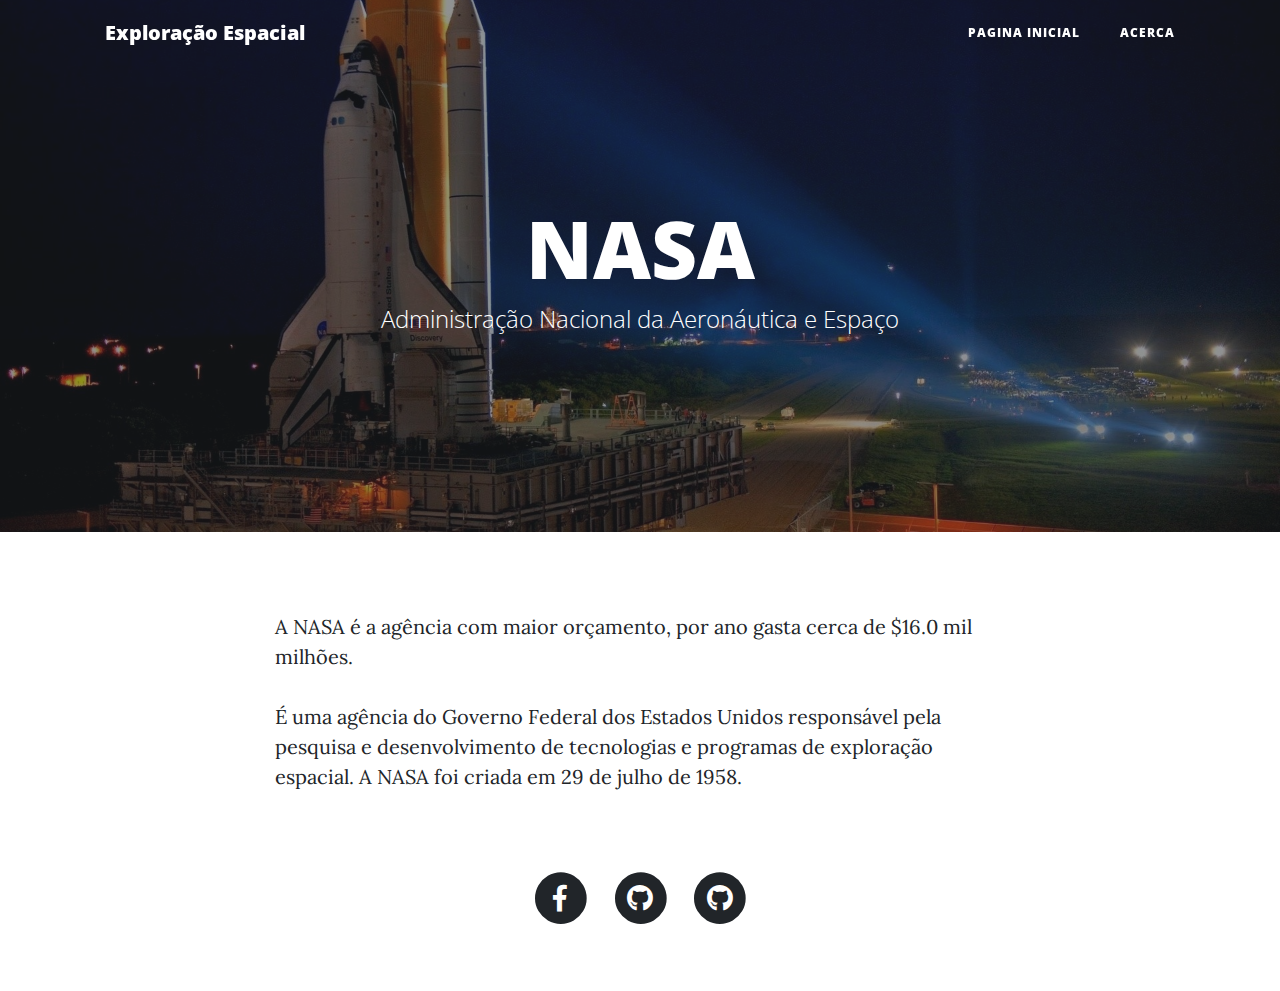
<file: labi2018-t5g3/not1.html>
<!DOCTYPE html>
<html lang="pt">

<head>

  <meta charset="utf-8">
  <meta name="viewport" content="width=device-width, initial-scale=1, shrink-to-fit=no">
  <meta name="description" content="">
  <meta name="Rodrigo Martins e Lúcia Sousa" content="">

  <title>NASA</title>

  <!-- Bootstrap core CSS -->
  <link href="vendor/bootstrap/css/bootstrap.min.css" rel="stylesheet">

  <!-- Custom fonts for this template -->
  <link href="vendor/fontawesome-free/css/all.min.css" rel="stylesheet" type="text/css">
  <link href='https://fonts.googleapis.com/css?family=Lora:400,700,400italic,700italic' rel='stylesheet' type='text/css'>
  <link href='https://fonts.googleapis.com/css?family=Open+Sans:300italic,400italic,600italic,700italic,800italic,400,300,600,700,800' rel='stylesheet' type='text/css'>

  <!-- Custom styles for this template -->
  <link href="css/clean-blog.min.css" rel="stylesheet">

</head>

<body>

  <!-- Navigation -->
  <nav class="navbar navbar-expand-lg navbar-light fixed-top" id="mainNav">
    <div class="container">
      <a class="navbar-brand" href="index.html">Exploração Espacial</a>
      <button class="navbar-toggler navbar-toggler-right" type="button" data-toggle="collapse" data-target="#navbarResponsive" aria-controls="navbarResponsive" aria-expanded="false" aria-label="Toggle navigation">
        Menu
        <i class="fas fa-bars"></i>
      </button>
      <div class="collapse navbar-collapse" id="navbarResponsive">
        <ul class="navbar-nav ml-auto">
          <li class="nav-item">
            <a class="nav-link" href="index.html">Pagina Inicial</a>
          </li>
          <li class="nav-item">
            <a class="nav-link" href="about.html">Acerca</a>
          </li>

        </ul>
      </div>
    </div>
  </nav>

  <!-- Page Header -->
  <header class="masthead" style="background-image: url('img/nasa7.jpg')">
    <div class="overlay"></div>
    <div class="container">
      <div class="row">
        <div class="col-lg-8 col-md-10 mx-auto">
          <div class="site-heading">
            <h1>NASA</h1>
            <span class="subheading">Administração Nacional da Aeronáutica e Espaço</span>
          </div>
        </div>
      </div>
    </div>
  </header>
  <article>
    <div class="container">
      <div class="row">
        <div class="col-lg-8 col-md-10 mx-auto">
          <p> A NASA é a agência com maior orçamento, por ano gasta cerca de $16.0 mil milhões.
          </p>
          <p> É uma agência do Governo Federal dos Estados Unidos responsável pela pesquisa e desenvolvimento de tecnologias e programas de exploração espacial. A NASA foi criada em 29 de julho de 1958.
          </p>
          <!-- Footer -->
          <footer>
            <div class="container">
              <div class="row">
                <div class="col-lg-8 col-md-10 mx-auto">
                  <ul class="list-inline text-center">
                    <li class="list-inline-item">
                      <a href="https://www.facebook.com/universidadedeaveiro/">
                        <span class="fa-stack fa-lg">
                          <i class="fas fa-circle fa-stack-2x"></i>
                          <i class="fab fa-facebook-f fa-stack-1x fa-inverse"></i>
                        </span>
                      </a>
                    </li>
                    <li class="list-inline-item">
                      <a href="https://github.com/rodrigo740">
                        <span class="fa-stack fa-lg">
                          <i class="fas fa-circle fa-stack-2x"></i>
                          <i class="fab fa-github fa-stack-1x fa-inverse"></i>
                        </span>
                      </a>
                    </li>
                    <li class="list-inline-item">
                      <a href="https://github.com/luciasousa">
                        <span class="fa-stack fa-lg">
                          <i class="fas fa-circle fa-stack-2x"></i>
                          <i class="fab fa-github fa-stack-1x fa-inverse"></i>
                        </span>
                      </a>
                    </li>
                  </ul>
                </div>
              </div>
            </div>
          </footer>

</body>

</html>
</file>
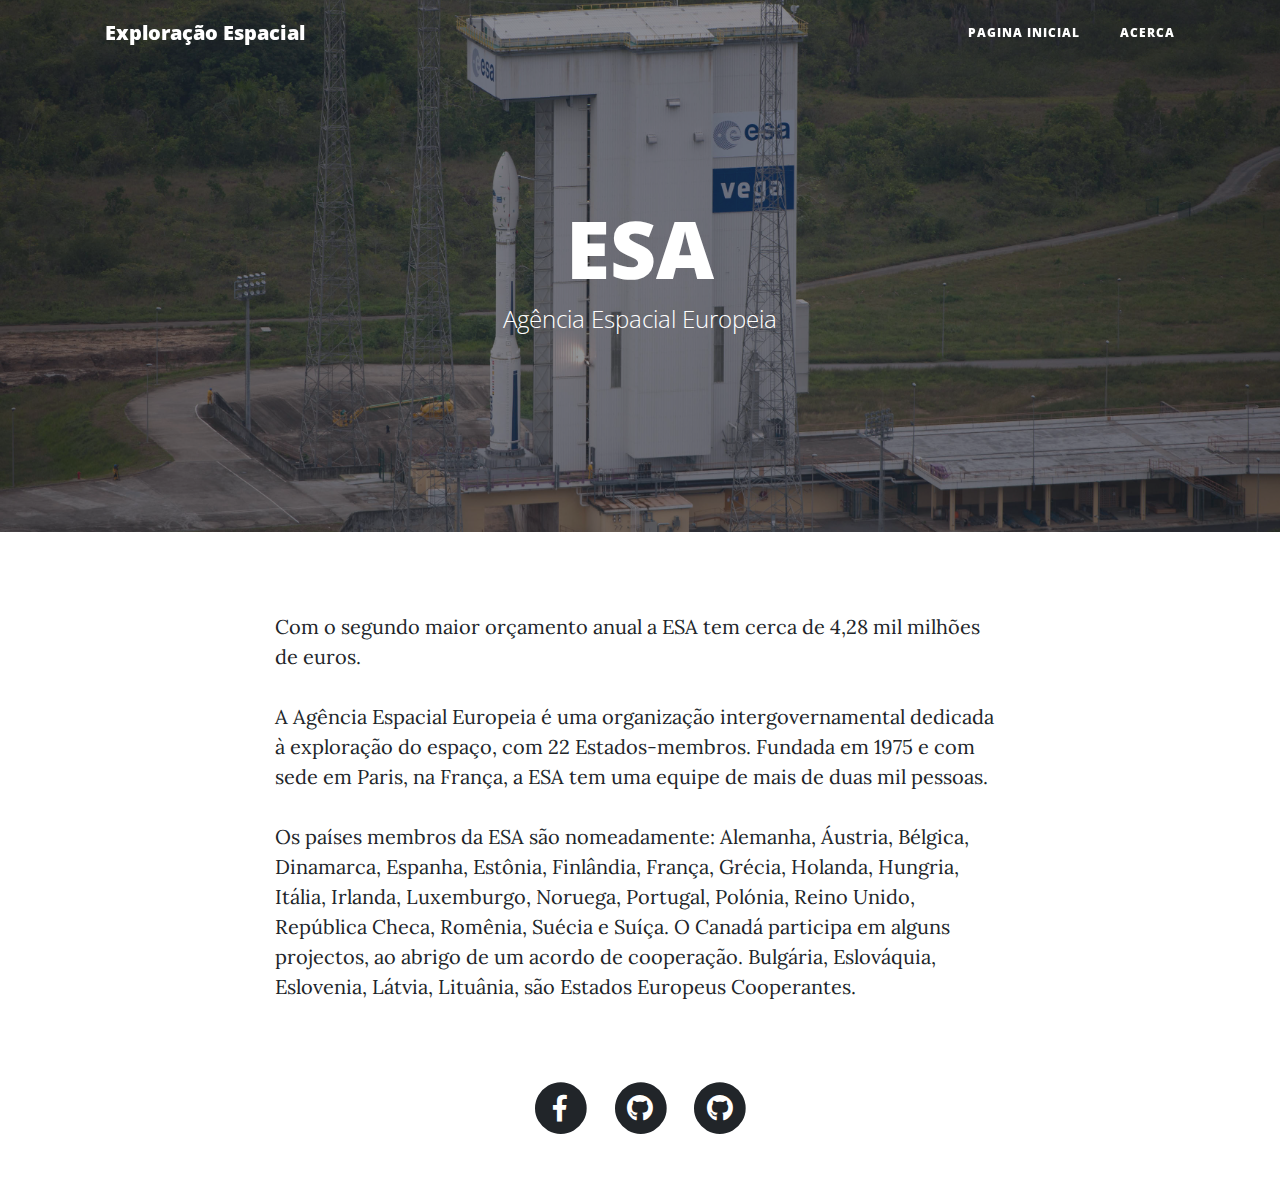
<file: labi2018-t5g3/not2.html>
<!DOCTYPE html>
<html lang="pt">

<head>

  <meta charset="utf-8">
  <meta name="viewport" content="width=device-width, initial-scale=1, shrink-to-fit=no">
  <meta name="description" content="">
  <meta name="Rodrigo Martins e Lúcia Sousa" content="">

  <title>ESA</title>

  <!-- Bootstrap core CSS -->
  <link href="vendor/bootstrap/css/bootstrap.min.css" rel="stylesheet">

  <!-- Custom fonts for this template -->
  <link href="vendor/fontawesome-free/css/all.min.css" rel="stylesheet" type="text/css">
  <link href='https://fonts.googleapis.com/css?family=Lora:400,700,400italic,700italic' rel='stylesheet' type='text/css'>
  <link href='https://fonts.googleapis.com/css?family=Open+Sans:300italic,400italic,600italic,700italic,800italic,400,300,600,700,800' rel='stylesheet' type='text/css'>

  <!-- Custom styles for this template -->
  <link href="css/clean-blog.min.css" rel="stylesheet">

</head>

<body>

  <!-- Navigation -->
  <nav class="navbar navbar-expand-lg navbar-light fixed-top" id="mainNav">
    <div class="container">
      <a class="navbar-brand" href="index.html">Exploração Espacial</a>
      <button class="navbar-toggler navbar-toggler-right" type="button" data-toggle="collapse" data-target="#navbarResponsive" aria-controls="navbarResponsive" aria-expanded="false" aria-label="Toggle navigation">
        Menu
        <i class="fas fa-bars"></i>
      </button>
      <div class="collapse navbar-collapse" id="navbarResponsive">
        <ul class="navbar-nav ml-auto">
          <li class="nav-item">
            <a class="nav-link" href="index.html">Pagina Inicial</a>
          </li>
          <li class="nav-item">
            <a class="nav-link" href="about.html">Acerca</a>
          </li>

        </ul>
      </div>
    </div>
  </nav>

  <!-- Page Header -->
  <header class="masthead" style="background-image: url('img/esa.jpg')">
    <div class="overlay"></div>
    <div class="container">
      <div class="row">
        <div class="col-lg-8 col-md-10 mx-auto">
          <div class="site-heading">
            <h1>ESA</h1>
            <span class="subheading">Agência Espacial Europeia</span>
          </div>
        </div>
      </div>
    </div>
  </header>

  <article>
    <div class="container">
      <div class="row">
        <div class="col-lg-8 col-md-10 mx-auto">
          <p>Com o segundo maior orçamento anual a ESA tem cerca de 4,28 mil milhões de euros.
          </p>
          <p>A Agência Espacial Europeia é uma organização intergovernamental dedicada à exploração do espaço, com 22 Estados-membros. Fundada em 1975 e com sede em Paris, na França, a ESA tem uma equipe de mais de duas mil pessoas.

          </p>
          <p>Os países membros da ESA são nomeadamente: Alemanha, Áustria, Bélgica, Dinamarca, Espanha, Estônia, Finlândia, França, Grécia, Holanda, Hungria, Itália, Irlanda, Luxemburgo, Noruega, Portugal, Polónia, Reino Unido, República Checa,
            Romênia, Suécia e Suíça. O Canadá participa em
            alguns projectos, ao abrigo de um acordo de cooperação.

            Bulgária, Eslováquia, Eslovenia, Látvia, Lituânia, são Estados Europeus Cooperantes.
          </p>


          <!-- Footer -->
          <footer>
            <div class="container">
              <div class="row">
                <div class="col-lg-8 col-md-10 mx-auto">
                  <ul class="list-inline text-center">
                    <li class="list-inline-item">
                      <a href="https://www.facebook.com/universidadedeaveiro/">
                        <span class="fa-stack fa-lg">
                          <i class="fas fa-circle fa-stack-2x"></i>
                          <i class="fab fa-facebook-f fa-stack-1x fa-inverse"></i>
                        </span>
                      </a>
                    </li>
                    <li class="list-inline-item">
                      <a href="https://github.com/rodrigo740">
                        <span class="fa-stack fa-lg">
                          <i class="fas fa-circle fa-stack-2x"></i>
                          <i class="fab fa-github fa-stack-1x fa-inverse"></i>
                        </span>
                      </a>
                    </li>
                    <li class="list-inline-item">
                      <a href="https://github.com/luciasousa">
                        <span class="fa-stack fa-lg">
                          <i class="fas fa-circle fa-stack-2x"></i>
                          <i class="fab fa-github fa-stack-1x fa-inverse"></i>
                        </span>
                      </a>
                    </li>
                  </ul>
                </div>
              </div>
            </div>
          </footer>

</body>

</html>
</file>
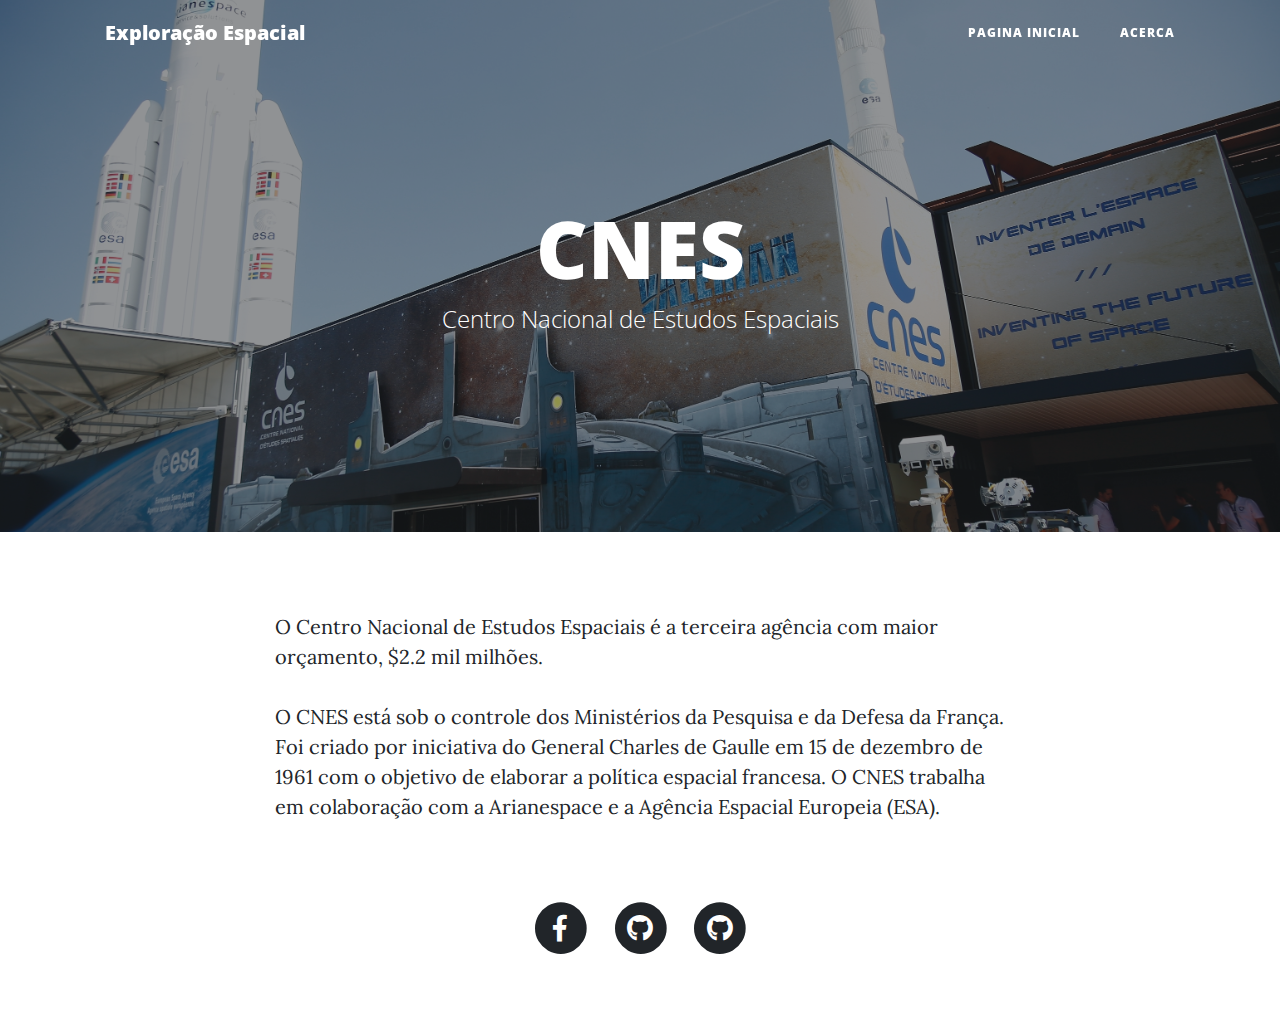
<file: labi2018-t5g3/not3.html>
<!DOCTYPE html>
<html lang="pt">

<head>

  <meta charset="utf-8">
  <meta name="viewport" content="width=device-width, initial-scale=1, shrink-to-fit=no">
  <meta name="description" content="">
  <meta name="Rodrigo Martins e Lúcia Sousa" content="">

  <title>CNES</title>

  <!-- Bootstrap core CSS -->
  <link href="vendor/bootstrap/css/bootstrap.min.css" rel="stylesheet">

  <!-- Custom fonts for this template -->
  <link href="vendor/fontawesome-free/css/all.min.css" rel="stylesheet" type="text/css">
  <link href='https://fonts.googleapis.com/css?family=Lora:400,700,400italic,700italic' rel='stylesheet' type='text/css'>
  <link href='https://fonts.googleapis.com/css?family=Open+Sans:300italic,400italic,600italic,700italic,800italic,400,300,600,700,800' rel='stylesheet' type='text/css'>

  <!-- Custom styles for this template -->
  <link href="css/clean-blog.min.css" rel="stylesheet">

</head>

<body>

  <!-- Navigation -->
  <nav class="navbar navbar-expand-lg navbar-light fixed-top" id="mainNav">
    <div class="container">
      <a class="navbar-brand" href="index.html">Exploração Espacial</a>
      <button class="navbar-toggler navbar-toggler-right" type="button" data-toggle="collapse" data-target="#navbarResponsive" aria-controls="navbarResponsive" aria-expanded="false" aria-label="Toggle navigation">
        Menu
        <i class="fas fa-bars"></i>
      </button>
      <div class="collapse navbar-collapse" id="navbarResponsive">
        <ul class="navbar-nav ml-auto">
          <li class="nav-item">
            <a class="nav-link" href="index.html">Pagina Inicial</a>
          </li>
          <li class="nav-item">
            <a class="nav-link" href="about.html">Acerca</a>
          </li>

        </ul>
      </div>
    </div>
  </nav>

  <!-- Page Header -->
  <header class="masthead" style="background-image: url('img/cnes2.jpg')">
    <div class="overlay"></div>
    <div class="container">
      <div class="row">
        <div class="col-lg-8 col-md-10 mx-auto">
          <div class="site-heading">
            <h1>CNES</h1>
            <span class="subheading">Centro Nacional de Estudos Espaciais</span>
          </div>
        </div>
      </div>
    </div>
  </header>


  <article>
    <div class="container">
      <div class="row">
        <div class="col-lg-8 col-md-10 mx-auto">
          <p>O Centro Nacional de Estudos Espaciais é a terceira agência com maior orçamento, $2.2 mil milhões.
          </p>
          <p> O CNES está sob o controle dos Ministérios da Pesquisa e da Defesa da França. Foi criado por iniciativa do General Charles de Gaulle em 15 de dezembro de 1961 com o objetivo de elaborar a política espacial francesa. O CNES trabalha em
            colaboração com a Arianespace e a Agência Espacial Europeia (ESA).
          </p>

          <!-- Footer -->
          <footer>
            <div class="container">
              <div class="row">
                <div class="col-lg-8 col-md-10 mx-auto">
                  <ul class="list-inline text-center">
                    <li class="list-inline-item">
                      <a href="https://www.facebook.com/universidadedeaveiro/">
                        <span class="fa-stack fa-lg">
                          <i class="fas fa-circle fa-stack-2x"></i>
                          <i class="fab fa-facebook-f fa-stack-1x fa-inverse"></i>
                        </span>
                      </a>
                    </li>
                    <li class="list-inline-item">
                      <a href="https://github.com/rodrigo740">
                        <span class="fa-stack fa-lg">
                          <i class="fas fa-circle fa-stack-2x"></i>
                          <i class="fab fa-github fa-stack-1x fa-inverse"></i>
                        </span>
                      </a>
                    </li>
                    <li class="list-inline-item">
                      <a href="https://github.com/luciasousa">
                        <span class="fa-stack fa-lg">
                          <i class="fas fa-circle fa-stack-2x"></i>
                          <i class="fab fa-github fa-stack-1x fa-inverse"></i>
                        </span>
                      </a>
                    </li>
                  </ul>
                </div>
              </div>
            </div>
          </footer>

</body>

</html>
</file>
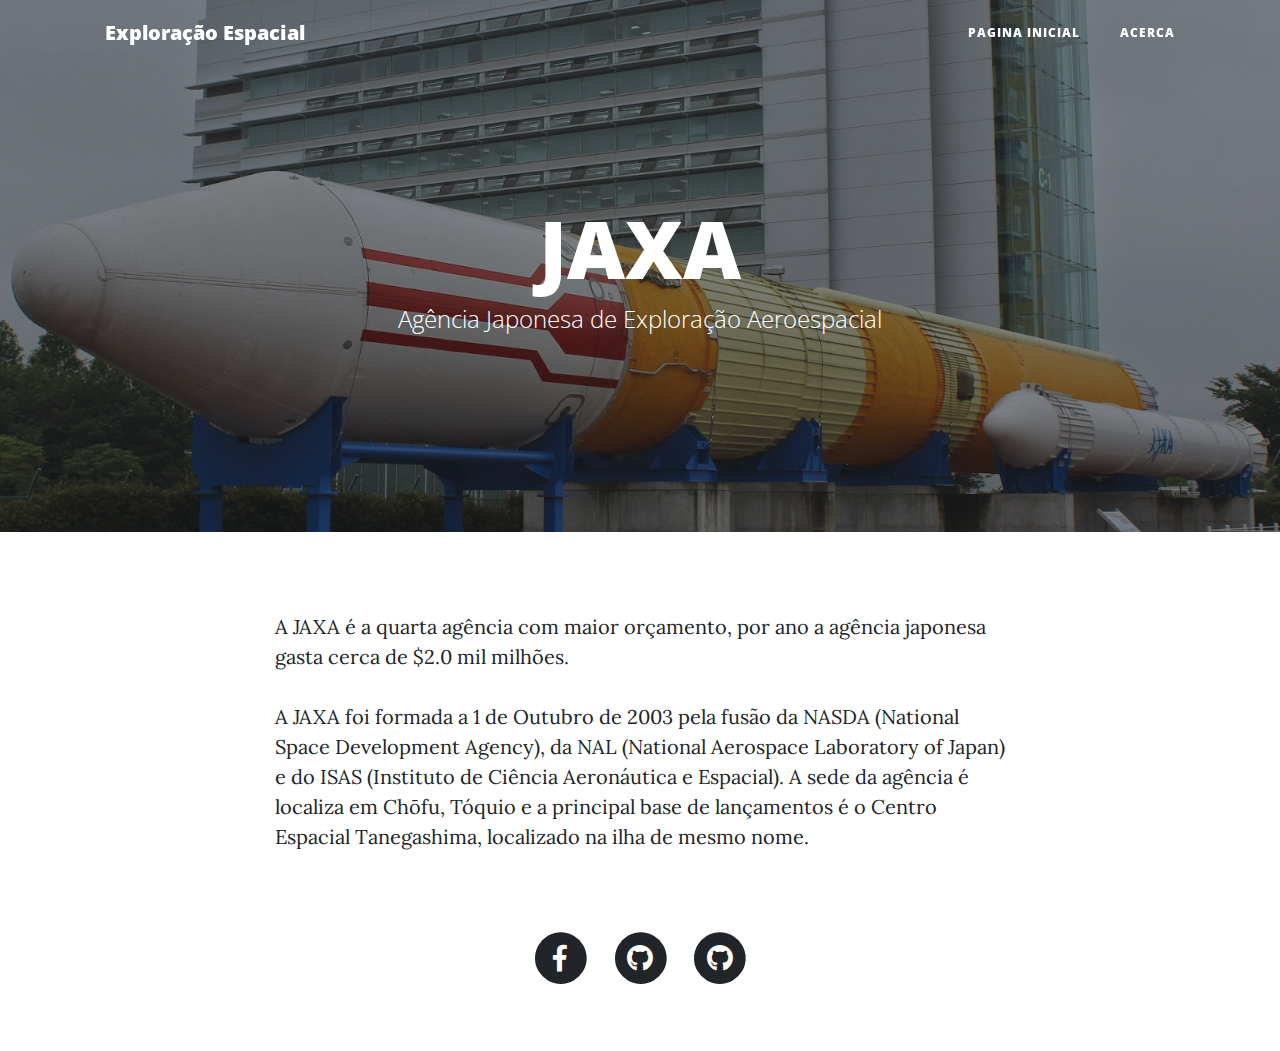
<file: labi2018-t5g3/not4.html>
<!DOCTYPE html>
<html lang="pt">

<head>

  <meta charset="utf-8">
  <meta name="viewport" content="width=device-width, initial-scale=1, shrink-to-fit=no">
  <meta name="description" content="">
  <meta name="Rodrigo Martins e Lúcia Sousa" content="">

  <title>JAXA</title>

  <!-- Bootstrap core CSS -->
  <link href="vendor/bootstrap/css/bootstrap.min.css" rel="stylesheet">

  <!-- Custom fonts for this template -->
  <link href="vendor/fontawesome-free/css/all.min.css" rel="stylesheet" type="text/css">
  <link href='https://fonts.googleapis.com/css?family=Lora:400,700,400italic,700italic' rel='stylesheet' type='text/css'>
  <link href='https://fonts.googleapis.com/css?family=Open+Sans:300italic,400italic,600italic,700italic,800italic,400,300,600,700,800' rel='stylesheet' type='text/css'>

  <!-- Custom styles for this template -->
  <link href="css/clean-blog.min.css" rel="stylesheet">

</head>

<body>

  <!-- Navigation -->
  <nav class="navbar navbar-expand-lg navbar-light fixed-top" id="mainNav">
    <div class="container">
      <a class="navbar-brand" href="index.html">Exploração Espacial</a>
      <button class="navbar-toggler navbar-toggler-right" type="button" data-toggle="collapse" data-target="#navbarResponsive" aria-controls="navbarResponsive" aria-expanded="false" aria-label="Toggle navigation">
        Menu
        <i class="fas fa-bars"></i>
      </button>
      <div class="collapse navbar-collapse" id="navbarResponsive">
        <ul class="navbar-nav ml-auto">
          <li class="nav-item">
            <a class="nav-link" href="index.html">Pagina Inicial</a>
          </li>
          <li class="nav-item">
            <a class="nav-link" href="about.html">Acerca</a>
          </li>

        </ul>
      </div>
    </div>
  </nav>

  <!-- Page Header -->
  <header class="masthead" style="background-image: url('img/jaxa.JPG')">
    <div class="overlay"></div>
    <div class="container">
      <div class="row">
        <div class="col-lg-8 col-md-10 mx-auto">
          <div class="site-heading">
            <h1>JAXA</h1>
            <span class="subheading">Agência Japonesa de Exploração Aeroespacial</span>
          </div>
        </div>
      </div>
    </div>
  </header>
  <article>
    <div class="container">
      <div class="row">
        <div class="col-lg-8 col-md-10 mx-auto">
          <p> A JAXA é a quarta agência com maior orçamento, por ano a agência japonesa gasta cerca de $2.0 mil milhões.
          </p>
          <p> A JAXA foi formada a 1 de Outubro de 2003 pela fusão da NASDA (National Space Development Agency), da NAL (National Aerospace Laboratory of Japan) e do ISAS (Instituto de Ciência Aeronáutica e Espacial). A sede da agência é localiza

            em Chōfu, Tóquio e a principal base de lançamentos é o Centro Espacial Tanegashima, localizado na ilha de mesmo nome.
          </p>

          <!-- Footer -->
          <footer>
            <div class="container">
              <div class="row">
                <div class="col-lg-8 col-md-10 mx-auto">
                  <ul class="list-inline text-center">
                    <li class="list-inline-item">
                      <a href="https://www.facebook.com/universidadedeaveiro/">
                        <span class="fa-stack fa-lg">
                          <i class="fas fa-circle fa-stack-2x"></i>
                          <i class="fab fa-facebook-f fa-stack-1x fa-inverse"></i>
                        </span>
                      </a>
                    </li>
                    <li class="list-inline-item">
                      <a href="https://github.com/rodrigo740">
                        <span class="fa-stack fa-lg">
                          <i class="fas fa-circle fa-stack-2x"></i>
                          <i class="fab fa-github fa-stack-1x fa-inverse"></i>
                        </span>
                      </a>
                    </li>
                    <li class="list-inline-item">
                      <a href="https://github.com/luciasousa">
                        <span class="fa-stack fa-lg">
                          <i class="fas fa-circle fa-stack-2x"></i>
                          <i class="fab fa-github fa-stack-1x fa-inverse"></i>
                        </span>
                      </a>
                    </li>
                  </ul>
                </div>
              </div>
            </div>
          </footer>

</body>

</html>
</file>
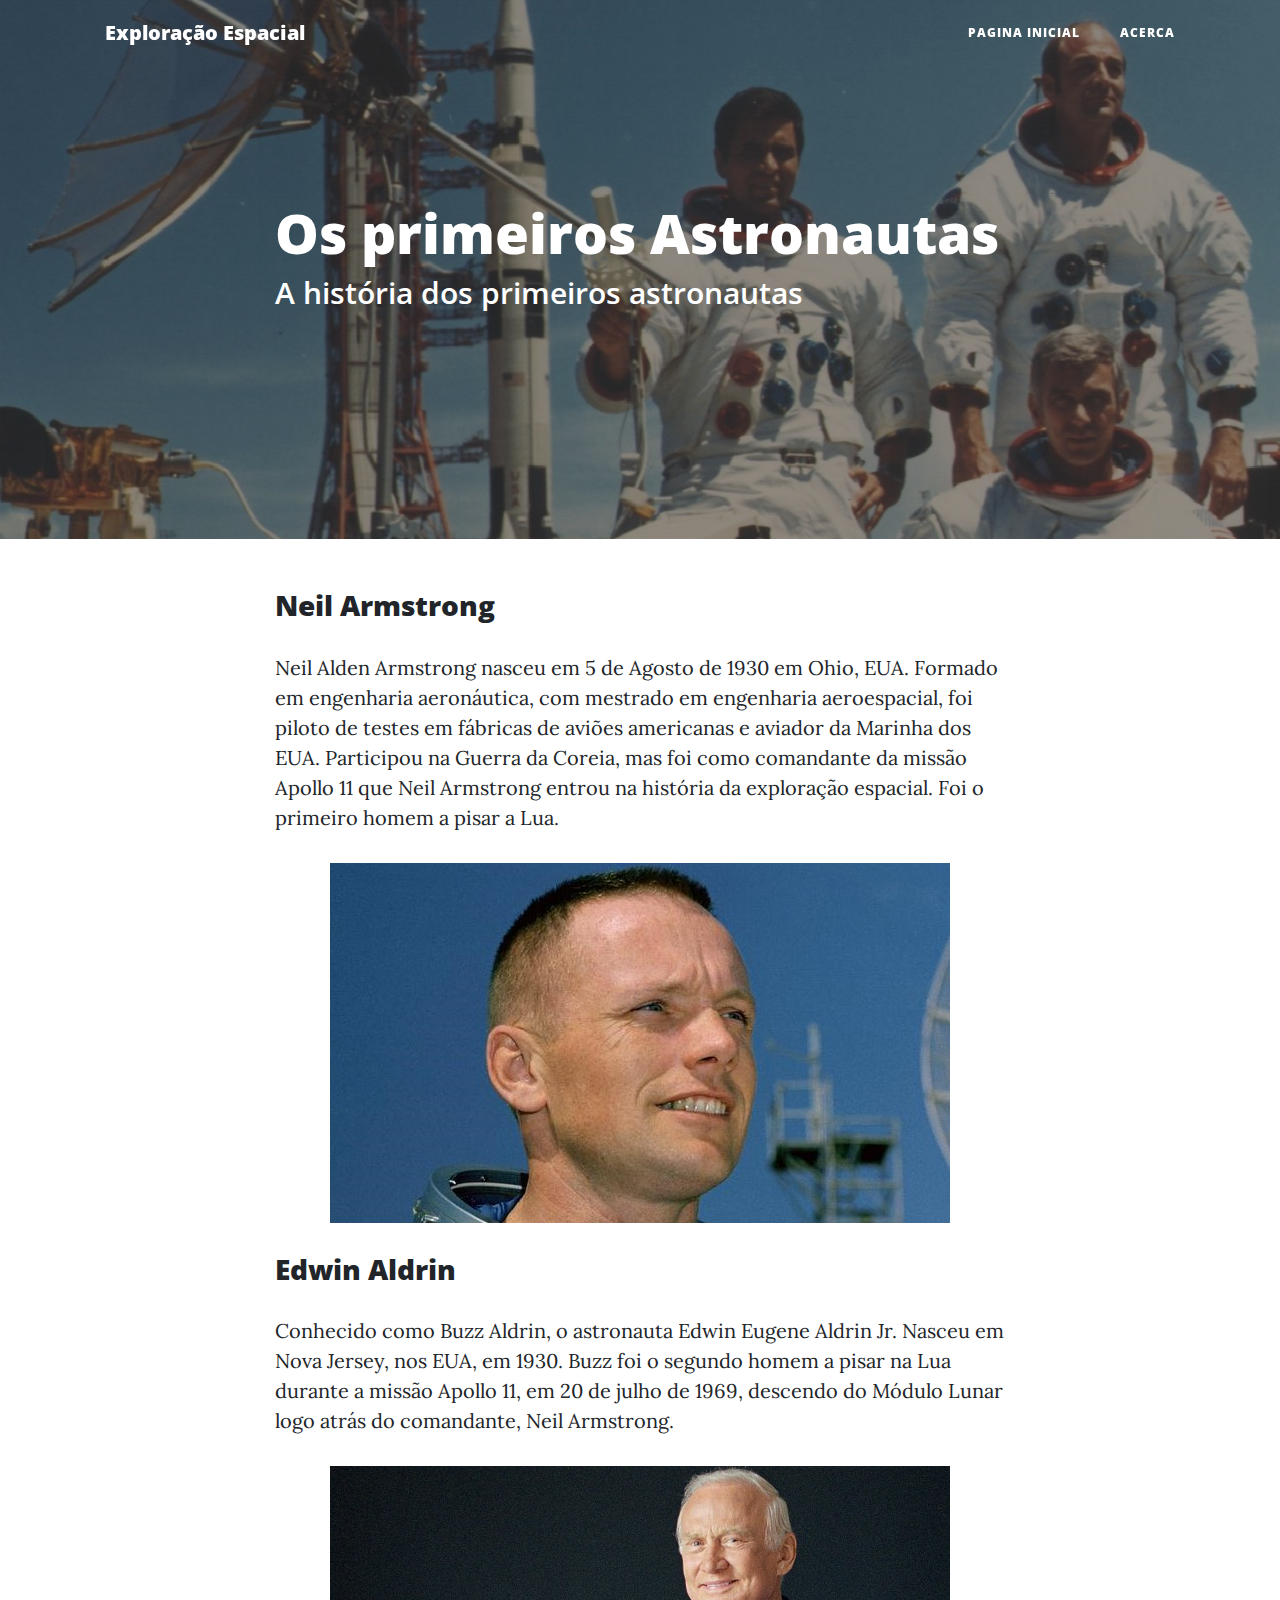
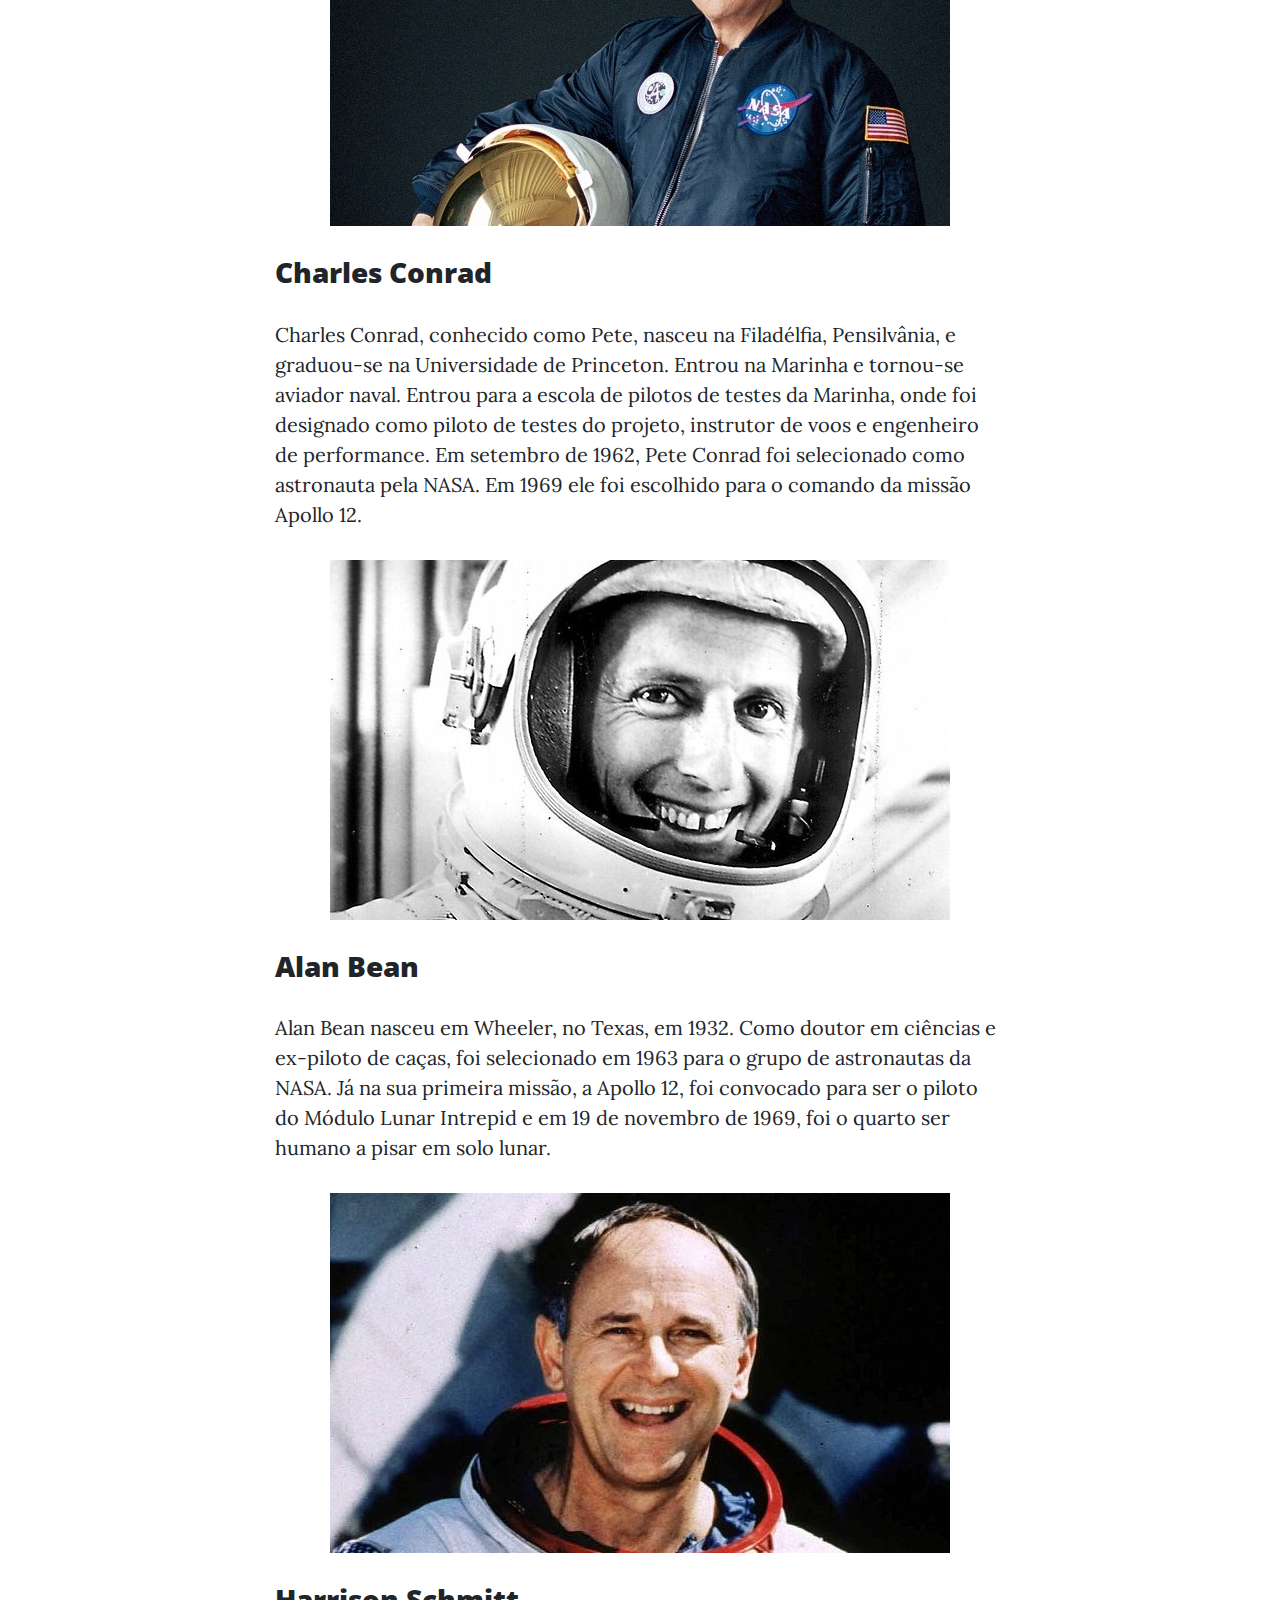
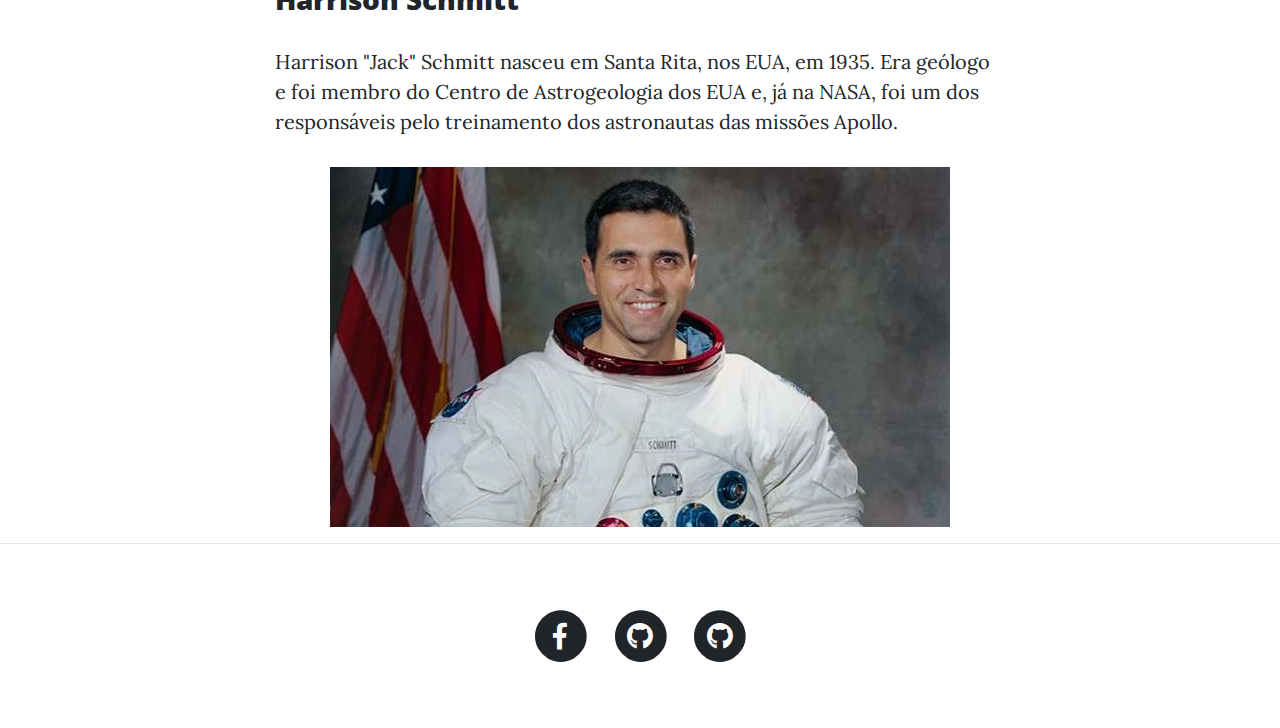
<file: labi2018-t5g3/prim.html>
<!DOCTYPE html>
<html lang="pt">

<head>

  <meta charset="utf-8">
  <meta name="viewport" content="width=device-width, initial-scale=1, shrink-to-fit=no">
  <meta name="description" content="">
  <meta name="Rodrigo Martins e Lúcia Sousa" content="">

  <title>Os primeiros Astronautas</title>

  <!-- Bootstrap core CSS -->
  <link href="vendor/bootstrap/css/bootstrap.min.css" rel="stylesheet">

  <!-- Custom fonts for this template -->
  <link href="vendor/fontawesome-free/css/all.min.css" rel="stylesheet" type="text/css">
  <link href='https://fonts.googleapis.com/css?family=Lora:400,700,400italic,700italic' rel='stylesheet' type='text/css'>
  <link href='https://fonts.googleapis.com/css?family=Open+Sans:300italic,400italic,600italic,700italic,800italic,400,300,600,700,800' rel='stylesheet' type='text/css'>

  <!-- Custom styles for this template -->
  <link href="css/clean-blog.min.css" rel="stylesheet">

</head>

<body>

  <!-- Navigation -->
  <nav class="navbar navbar-expand-lg navbar-light fixed-top" id="mainNav">
    <div class="container">
      <a class="navbar-brand" href="index.html">Exploração Espacial</a>
      <button class="navbar-toggler navbar-toggler-right" type="button" data-toggle="collapse" data-target="#navbarResponsive" aria-controls="navbarResponsive" aria-expanded="false" aria-label="Toggle navigation">
        Menu
        <i class="fas fa-bars"></i>
      </button>
      <div class="collapse navbar-collapse" id="navbarResponsive">
        <ul class="navbar-nav ml-auto">
          <li class="nav-item">
            <a class="nav-link" href="index.html">Pagina Inicial</a>
          </li>
          <li class="nav-item">
            <a class="nav-link" href="about.html">Acerca</a>
          </li>


        </ul>
      </div>
    </div>
  </nav>

  <!-- Page Header -->
  <header class="masthead" style="background-image: url('img/prim.jpg')">
    <div class="overlay"></div>
    <div class="container">
      <div class="row">
        <div class="col-lg-8 col-md-10 mx-auto">
          <div class="post-heading">
            <h1>Os primeiros Astronautas</h1>
            <h2 class="subheading">A história dos primeiros astronautas</h2>

          </div>
        </div>
      </div>
    </div>
  </header>

  <!-- Post Content -->
  <article>
    <div class="container">
      <div class="row">
        <div class="col-lg-8 col-md-10 mx-auto">
          <h3>Neil Armstrong</h3>
          <p>Neil Alden Armstrong nasceu em 5 de Agosto de 1930 em Ohio, EUA. Formado em engenharia aeronáutica, com mestrado em engenharia aeroespacial, foi piloto de testes em fábricas de aviões americanas e aviador da Marinha dos EUA. Participou
            na Guerra da Coreia, mas foi como comandante da missão Apollo 11 que Neil Armstrong entrou na história da exploração espacial. Foi o primeiro homem a pisar a Lua.
          </p>
          <center>
            <img class="img-fluid" src="img/neil.jpg" align=”middle”>
          </center>
          <p>
            <h3>Edwin Aldrin</h3>
            <p> Conhecido como Buzz Aldrin, o astronauta Edwin Eugene Aldrin Jr. Nasceu em Nova Jersey, nos EUA, em 1930. Buzz foi o segundo homem a pisar na Lua durante a missão Apollo 11, em 20 de julho de 1969, descendo do Módulo Lunar logo atrás
              do comandante, Neil Armstrong.
            </p>
            <center>
              <img class="img-fluid" src="img/buzz.jpg" align=”middle”>
            </center>
            <p>
              <h3>Charles Conrad</h3>
              <p> Charles Conrad, conhecido como Pete, nasceu na Filadélfia, Pensilvânia, e graduou-se na Universidade de Princeton. Entrou na Marinha e tornou-se aviador naval. Entrou para a escola de pilotos de testes da Marinha, onde foi
                designado
                como piloto de testes do projeto, instrutor de voos e engenheiro de performance.
                Em setembro de 1962, Pete Conrad foi selecionado como astronauta pela NASA. Em 1969 ele foi escolhido para o comando da missão Apollo 12.
              </p>
              <center>
                <img class="img-fluid" src="img/conrad.jpg" align=”middle”>
              </center>
              <p>
                <h3>Alan Bean</h3>
                <p> Alan Bean nasceu em Wheeler, no Texas, em 1932. Como doutor em ciências e ex-piloto de caças, foi selecionado em 1963 para o grupo de astronautas da NASA. Já na sua primeira missão, a Apollo 12, foi convocado para ser o piloto do
                  Módulo Lunar Intrepid e em 19 de novembro de 1969, foi o quarto ser humano a pisar em solo lunar.
                </p>
                <center>
                  <img class="img-fluid" src="img/alanbean.jpg" align=”middle”>
                </center>
                <p>
                  <h3>Harrison Schmitt</h3>
                  <p>Harrison "Jack" Schmitt nasceu em Santa Rita, nos EUA, em 1935. Era geólogo e foi membro do Centro de Astrogeologia dos EUA e, já na NASA, foi um dos responsáveis pelo treinamento dos astronautas das missões Apollo.
                  </p>
                  <p>
                    <center>
                      <img class="img-fluid" src="img/jack.jpg" align=”middle”>
                    </center>
        </div>
      </div>
    </div>
  </article>

  <hr>

  <!-- Footer -->
  <footer>
    <div class="container">
      <div class="row">
        <div class="col-lg-8 col-md-10 mx-auto">
          <ul class="list-inline text-center">
            <li class="list-inline-item">
              <a href="https://www.facebook.com/universidadedeaveiro/">
                <span class="fa-stack fa-lg">
                  <i class="fas fa-circle fa-stack-2x"></i>
                  <i class="fab fa-facebook-f fa-stack-1x fa-inverse"></i>
                </span>
              </a>
            </li>
            <li class="list-inline-item">
              <a href="https://github.com/rodrigo740">
                <span class="fa-stack fa-lg">
                  <i class="fas fa-circle fa-stack-2x"></i>
                  <i class="fab fa-github fa-stack-1x fa-inverse"></i>
                </span>
              </a>
            </li>
            <li class="list-inline-item">
              <a href="https://github.com/luciasousa">
                <span class="fa-stack fa-lg">
                  <i class="fas fa-circle fa-stack-2x"></i>
                  <i class="fab fa-github fa-stack-1x fa-inverse"></i>
                </span>
              </a>
            </li>
          </ul>
        </div>
      </div>
    </div>
  </footer>

</body>

</html>
</file>
<file: labi2018-t5g3/css/clean-blog.min.css>
/*!
 * Start Bootstrap - Clean Blog v5.0.2 (https://startbootstrap.com/template-overviews/clean-blog)
 * Copyright 2013-2018 Start Bootstrap
 * Licensed under MIT (https://github.com/BlackrockDigital/startbootstrap-clean-blog/blob/master/LICENSE)
 */body{font-size:20px;color:#212529;font-family:Lora,'Times New Roman',serif}p{line-height:1.5;margin:30px 0}p a{text-decoration:underline}h1,h2,h3,h4,h5,h6{font-weight:800;font-family:'Open Sans','Helvetica Neue',Helvetica,Arial,sans-serif}a{color:#212529;-webkit-transition:all .2s;transition:all .2s}a:focus,a:hover{color:#0085a1}blockquote{font-style:italic;color:#868e96}.section-heading{font-size:36px;font-weight:700;margin-top:60px}.caption{font-size:14px;font-style:italic;display:block;margin:0;padding:10px;text-align:center;border-bottom-right-radius:5px;border-bottom-left-radius:5px}::-moz-selection{color:#fff;background:#0085a1;text-shadow:none}::selection{color:#fff;background:#0085a1;text-shadow:none}img::-moz-selection{color:#fff;background:0 0}img::selection{color:#fff;background:0 0}img::-moz-selection{color:#fff;background:0 0}#mainNav{position:absolute;border-bottom:1px solid #e9ecef;background-color:#fff;font-family:'Open Sans','Helvetica Neue',Helvetica,Arial,sans-serif}#mainNav .navbar-brand{font-weight:800;color:#343a40}#mainNav .navbar-toggler{font-size:12px;font-weight:800;padding:13px;text-transform:uppercase;color:#343a40}#mainNav .navbar-nav>li.nav-item>a{font-size:12px;font-weight:800;letter-spacing:1px;text-transform:uppercase}@media only screen and (min-width:992px){#mainNav{border-bottom:1px solid transparent;background:0 0}#mainNav .navbar-brand{padding:10px 20px;color:#fff}#mainNav .navbar-brand:focus,#mainNav .navbar-brand:hover{color:rgba(255,255,255,.8)}#mainNav .navbar-nav>li.nav-item>a{padding:10px 20px;color:#fff}#mainNav .navbar-nav>li.nav-item>a:focus,#mainNav .navbar-nav>li.nav-item>a:hover{color:rgba(255,255,255,.8)}}@media only screen and (min-width:992px){#mainNav{-webkit-transition:background-color .2s;transition:background-color .2s;-webkit-transform:translate3d(0,0,0);transform:translate3d(0,0,0);-webkit-backface-visibility:hidden}#mainNav.is-fixed{position:fixed;top:-67px;-webkit-transition:-webkit-transform .2s;transition:-webkit-transform .2s;transition:transform .2s;transition:transform .2s,-webkit-transform .2s;border-bottom:1px solid #fff;background-color:rgba(255,255,255,.9)}#mainNav.is-fixed .navbar-brand{color:#212529}#mainNav.is-fixed .navbar-brand:focus,#mainNav.is-fixed .navbar-brand:hover{color:#0085a1}#mainNav.is-fixed .navbar-nav>li.nav-item>a{color:#212529}#mainNav.is-fixed .navbar-nav>li.nav-item>a:focus,#mainNav.is-fixed .navbar-nav>li.nav-item>a:hover{color:#0085a1}#mainNav.is-visible{-webkit-transform:translate3d(0,100%,0);transform:translate3d(0,100%,0)}}header.masthead{margin-bottom:50px;background:no-repeat center center;background-color:#868e96;background-attachment:scroll;position:relative;background-size:cover}header.masthead .overlay{position:absolute;top:0;left:0;height:100%;width:100%;background-color:#212529;opacity:.5}header.masthead .page-heading,header.masthead .post-heading,header.masthead .site-heading{padding:200px 0 150px;color:#fff}@media only screen and (min-width:768px){header.masthead .page-heading,header.masthead .post-heading,header.masthead .site-heading{padding:200px 0}}header.masthead .page-heading,header.masthead .site-heading{text-align:center}header.masthead .page-heading h1,header.masthead .site-heading h1{font-size:50px;margin-top:0}header.masthead .page-heading .subheading,header.masthead .site-heading .subheading{font-size:24px;font-weight:300;line-height:1.1;display:block;margin:10px 0 0;font-family:'Open Sans','Helvetica Neue',Helvetica,Arial,sans-serif}@media only screen and (min-width:768px){header.masthead .page-heading h1,header.masthead .site-heading h1{font-size:80px}}header.masthead .post-heading h1{font-size:35px}header.masthead .post-heading .meta,header.masthead .post-heading .subheading{line-height:1.1;display:block}header.masthead .post-heading .subheading{font-size:24px;font-weight:600;margin:10px 0 30px;font-family:'Open Sans','Helvetica Neue',Helvetica,Arial,sans-serif}header.masthead .post-heading .meta{font-size:20px;font-weight:300;font-style:italic;font-family:Lora,'Times New Roman',serif}header.masthead .post-heading .meta a{color:#fff}@media only screen and (min-width:768px){header.masthead .post-heading h1{font-size:55px}header.masthead .post-heading .subheading{font-size:30px}}.post-preview>a{color:#212529}.post-preview>a:focus,.post-preview>a:hover{text-decoration:none;color:#0085a1}.post-preview>a>.post-title{font-size:30px;margin-top:30px;margin-bottom:10px}.post-preview>a>.post-subtitle{font-weight:300;margin:0 0 10px}.post-preview>.post-meta{font-size:18px;font-style:italic;margin-top:0;color:#868e96}.post-preview>.post-meta>a{text-decoration:none;color:#212529}.post-preview>.post-meta>a:focus,.post-preview>.post-meta>a:hover{text-decoration:underline;color:#0085a1}@media only screen and (min-width:768px){.post-preview>a>.post-title{font-size:36px}}.floating-label-form-group{font-size:14px;position:relative;margin-bottom:0;padding-bottom:.5em;border-bottom:1px solid #dee2e6}.floating-label-form-group input,.floating-label-form-group textarea{font-size:1.5em;position:relative;z-index:1;padding:0;resize:none;border:none;border-radius:0;background:0 0;-webkit-box-shadow:none!important;box-shadow:none!important;font-family:Lora,'Times New Roman',serif}.floating-label-form-group input::-webkit-input-placeholder,.floating-label-form-group textarea::-webkit-input-placeholder{color:#868e96;font-family:Lora,'Times New Roman',serif}.floating-label-form-group label{font-size:.85em;line-height:1.764705882em;position:relative;z-index:0;top:2em;display:block;margin:0;-webkit-transition:top .3s ease,opacity .3s ease;transition:top .3s ease,opacity .3s ease;vertical-align:middle;vertical-align:baseline;opacity:0}.floating-label-form-group .help-block{margin:15px 0}.floating-label-form-group-with-value label{top:0;opacity:1}.floating-label-form-group-with-focus label{color:#0085a1}form .form-group:first-child .floating-label-form-group{border-top:1px solid #dee2e6}footer{padding:50px 0 65px}footer .list-inline{margin:0;padding:0}footer .copyright{font-size:14px;margin-bottom:0;text-align:center}.btn{font-size:14px;font-weight:800;padding:15px 25px;letter-spacing:1px;text-transform:uppercase;border-radius:0;font-family:'Open Sans','Helvetica Neue',Helvetica,Arial,sans-serif}.btn-primary{background-color:#0085a1;border-color:#0085a1}.btn-primary:active,.btn-primary:focus,.btn-primary:hover{color:#fff;background-color:#00657b!important;border-color:#00657b!important}.btn-lg{font-size:16px;padding:25px 35px}
</file>
